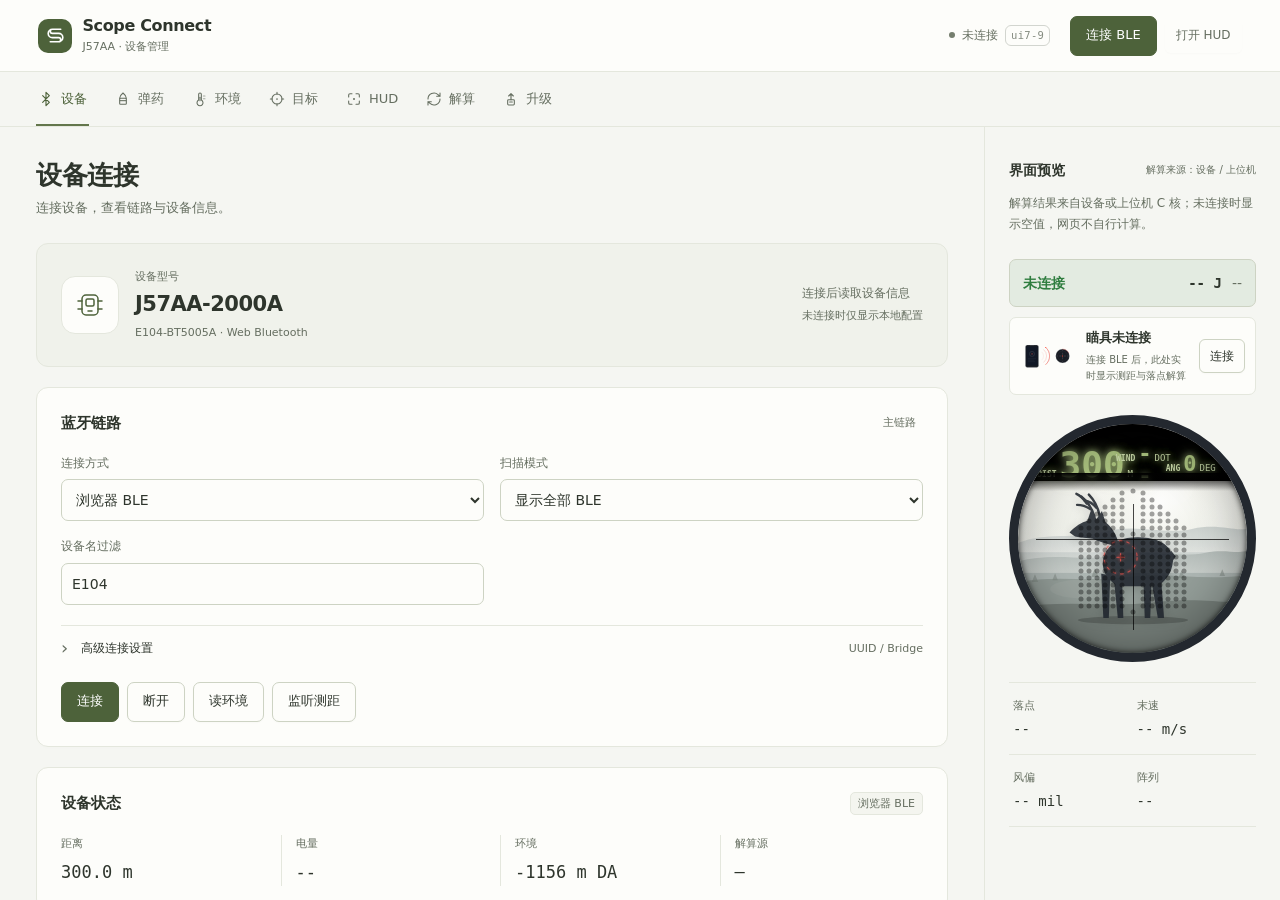
<file: index.html>
<!doctype html>
<html lang="zh-CN" data-theme="olive">
<head>
  <meta charset="utf-8">
  <meta name="viewport" content="width=device-width, initial-scale=1, viewport-fit=cover">
  <meta name="theme-color" content="#fdfdfa">
  <title>J57AA Scope Connect</title>
  <link rel="manifest" href="./manifest.webmanifest">
  <link rel="icon" type="image/svg+xml" href="./assets/icon.svg">
  <link rel="apple-touch-icon" href="./assets/icon-192.png">
  <link rel="stylesheet" href="./src/app.css?v=status-first-1">
  <link rel="stylesheet" href="./src/ui-refinement.css?v=inline-23">
  <link rel="stylesheet" href="./src/ui/mobile-screens.css?v=mobile-screen-11">
</head>
<body data-page="device">
  <div class="app-shell">
    <header class="topbar">
      <div class="brand-lockup">
        <span class="brand-symbol" aria-hidden="true"><svg viewBox="0 0 24 24" fill="none"><path d="M17 6H9a4 4 0 0 0 0 8h6a2 2 0 0 1 0 4H7M7 18h8a4 4 0 0 0 0-8H9a2 2 0 0 1 0-4h8" stroke="currentColor" stroke-width="1.6" stroke-linecap="round"/></svg></span>
        <div class="brand-block"><h1>Scope Connect</h1><span class="brand-kicker">J57AA · 设备管理</span></div>
      </div>

      <div class="top-status" aria-live="polite">
        <span class="status-dot" id="status-dot"></span>
        <span id="connection-label">未连接</span>
        <span class="build-tag" id="build-tag">build</span>
      </div>

      <div class="top-actions">
        <button class="btn primary" id="btn-connect" type="button">连接 BLE</button>
        <button class="btn compact" id="btn-open-hud" type="button">打开 HUD</button>
      </div>
    </header>

    <main class="app-layout">
      <nav class="flow-rail" aria-label="配置流程">
        <div class="rail-title">工作空间 <span>J57AA</span></div>
        <div class="step-list" id="step-list"></div>
        <div class="rail-footer"><span class="rail-footer-mark" aria-hidden="true">SC</span><div><strong>Scope Connect</strong><span>设备配置 · 浏览器直连</span></div></div>
      </nav>

      <section class="workspace" aria-label="配置工作区">
        <div class="workspace-head">
          <div>
            <span class="section-kicker" id="section-kicker">DEVICE</span>
            <h2 id="section-title">设备连接</h2>
            <p class="section-description" id="section-description">连接你的设备，从这里开始。</p>
          </div>
          <div class="profile-strip">
            <span class="profile-caption">当前配置</span>
            <select id="profile-select" aria-label="当前弹药 Profile"></select>
            <button class="btn compact" id="btn-new-profile" type="button">新建</button>
            <button class="btn compact" id="btn-save-profile" type="button">保存</button>
          </div>
        </div>

        <!-- ============ 设备 ============ -->
        <div class="section-panel active" data-panel="device">
          <div class="device-overview">
            <span class="device-symbol" aria-hidden="true"><svg viewBox="0 0 32 32" fill="none"><rect x="8" y="6" width="16" height="20" rx="4" stroke="currentColor" stroke-width="1.5"/><rect x="12" y="10" width="8" height="7" rx="1.5" stroke="currentColor" stroke-width="1.5"/><path d="M14 22h4M4 12h4m-4 8h4m16-8h4m-4 8h4" stroke="currentColor" stroke-width="1.5" stroke-linecap="round"/></svg></span>
            <div class="device-identity"><span class="eyebrow">设备型号</span><h3>J57AA-2000A</h3><p>E104-BT5005A · Web Bluetooth</p></div>
            <p class="device-local-note">连接后读取设备信息<br><span>未连接时仅显示本地配置</span></p>
          </div>

          <div class="field-band connection-panel">
            <div class="band-head">
              <h3>蓝牙链路</h3>
              <span class="source-pill live">主链路</span>
            </div>
            <div class="form-grid">
              <label>
                <span>连接方式</span>
                <select data-bind="connection.mode">
                  <option value="web-bluetooth">浏览器 BLE</option>
                  <option value="local-bridge">上位机 Bridge</option>
                </select>
              </label>
              <label>
                <span>扫描模式</span>
                <select data-bind="connection.scanMode">
                  <option value="all">显示全部 BLE</option>
                  <option value="name">只按设备名</option>
                  <option value="service">按服务 UUID</option>
                </select>
              </label>
              <label>
                <span>设备名过滤</span>
                <input data-bind="connection.namePrefix" type="text" spellcheck="false">
              </label>
            </div>
            <details class="connection-advanced" id="connection-advanced">
              <summary><span>高级连接设置</span><span class="details-hint">UUID / Bridge</span></summary>
              <p class="field-help">默认参数适用于当前设备；仅在确认配置不同后修改。</p>
              <div class="form-grid">
              <label>
                <span>Service UUID</span>
                <input data-bind="connection.serviceUuid" type="text" spellcheck="false">
              </label>
              <label>
                <span>Notify/RX UUID</span>
                <input data-bind="connection.rxUuid" type="text" spellcheck="false">
              </label>
              <label>
                <span>Write/TX UUID</span>
                <input data-bind="connection.txUuid" type="text" spellcheck="false">
              </label>
              <label>
                <span>Bridge 地址</span>
                <input data-bind="connection.bridgeBase" type="text" spellcheck="false">
              </label>
              </div>
            </details>
            <p class="conn-banner" id="conn-banner" role="status" aria-live="polite" hidden></p>
            <div class="action-row">
              <button class="btn primary" id="btn-connect-panel" type="button">连接</button>
              <button class="btn" id="btn-disconnect" type="button">断开</button>
              <button class="btn" id="btn-read-env" type="button">读环境</button>
              <button class="btn" id="btn-listen-range" type="button">监听测距</button>
            </div>
          </div>

          <div class="field-band">
            <div class="band-head">
              <h3>设备状态</h3>
              <span class="source-pill" id="adapter-label">未选择</span>
            </div>
            <div class="metric-grid">
              <div class="metric"><span>距离</span><strong id="metric-range">-- m</strong></div>
              <div class="metric"><span>电量</span><strong id="metric-battery">--</strong></div>
              <div class="metric"><span>环境</span><strong id="metric-env">手动</strong></div>
              <div class="metric"><span>解算源</span><strong id="metric-solver">—</strong></div>
            </div>
          </div>
        </div>

        <!-- ============ 弹药 ============ -->
        <div class="section-panel" data-panel="profile">
          <div class="field-band">
            <div class="band-head">
              <h3>弹药 Profile</h3>
              <span class="source-pill manual">本地管理</span>
            </div>
            <div class="preset-row">
              <select id="ammo-preset" aria-label="常用弹种预设">
                <option value="">选择常用弹种</option>
              </select>
              <button class="btn compact" id="btn-delete-profile" type="button">删除</button>
              <button class="btn compact" id="btn-export-profile" type="button">导出</button>
              <label class="btn compact file-btn">
                导入
                <input id="import-profile" type="file" accept="application/json">
              </label>
            </div>
            <div class="profile-info" id="profile-info"></div>
            <div class="form-grid">
              <label><span>Profile 名称</span><input data-bind="profile.name" type="text"></label>
              <label><span>弹药/弹头</span><input data-bind="profile.ammo" type="text"></label>
              <label><span>弹道模型</span><select data-bind="profile.model"><option>G1</option><option>G2</option><option>GA</option><option>G5</option><option>G6</option><option>G7</option><option>G8</option><option>GL</option></select></label>
              <label><span>BC</span><input data-bind="profile.bc" data-number type="number" step="0.001" min="0.05"></label>
              <label><span>初速 m/s</span><input data-bind="profile.velocity_ms" data-number type="number" step="1" min="100"></label>
              <label><span>弹头重量 g</span><input data-bind="profile.bullet_weight_g" data-number type="number" step="0.01" min="0.5"></label>
              <label><span>镜高 mm</span><input data-bind="profile.baseline_mm" data-number type="number" step="1" min="0"></label>
              <label><span>归零距离 m</span><input data-bind="profile.zero_range_m" data-number type="number" step="5" min="25"></label>
              <label><span>SCI 最低能量 J</span><input data-bind="profile.min_energy_j" data-number type="number" step="50" min="0"></label>
            </div>
          </div>
        </div>

        <!-- ============ 环境 ============ -->
        <div class="section-panel" data-panel="environment">
          <div class="field-band">
            <div class="band-head">
              <h3>环境 / 传感器</h3>
              <span class="source-pill live">BMP388 / SHT40</span>
            </div>
            <div class="form-grid env-grid">
              <label><span>海拔 m</span><input data-bind="environment.altitude_m" data-number type="number" step="1"></label>
              <label><span>温度 C</span><input data-bind="environment.temp_c" data-number type="number" step="0.5"></label>
              <label><span>湿度 %</span><input data-bind="environment.humidity_pct" data-number type="number" step="1" min="0" max="100"></label>
              <label><span>气压 Pa</span><input data-bind="environment.pressure_pa" data-number type="number" step="10"></label>
            </div>
            <div class="action-row">
              <button class="btn primary" id="btn-read-env-panel" type="button">从瞄具读取</button>
              <button class="btn" id="btn-reset-env" type="button">标准大气</button>
            </div>
          </div>
        </div>

        <!-- ============ 目标 ============ -->
        <div class="section-panel" data-panel="target">
          <div class="field-band">
            <div class="band-head">
              <h3>目标 / Shotcall</h3>
              <span class="source-pill manual">现场输入</span>
            </div>
            <div class="form-grid">
              <label>
                <span>目标类型</span>
                <select data-bind="target.type">
                  <option value="deer">鹿</option>
                  <option value="sheep">羊</option>
                  <option value="boar">野猪</option>
                  <option value="steel">钢靶</option>
                </select>
              </label>
              <label>
                <span>姿态</span>
                <select data-bind="target.pose">
                  <option value="broadside">侧身</option>
                  <option value="quartering">斜侧</option>
                  <option value="frontal">正面</option>
                </select>
              </label>
              <label><span>目标宽度 m</span><input data-bind="target.width_m" data-number type="number" step="0.05" min="0.1"></label>
              <label><span>SCI 最低能量 J</span><input data-bind="profile.min_energy_j" data-number type="number" step="50" min="0"></label>
              <label><span>测距 m</span><input data-bind="target.range_m" data-number type="number" step="1" min="5"></label>
              <label><span>射角 deg</span><input data-bind="target.angle_deg" data-number type="number" step="1" min="-60" max="60"></label>
              <label><span>横风 m/s</span><input data-bind="target.cross_wind_ms" data-number type="number" step="0.1"></label>
              <label><span>纵风 m/s</span><input data-bind="target.head_wind_ms" data-number type="number" step="0.1"></label>
              <label><span>倍率 x</span><input data-bind="hud.zoom_x" data-number type="number" step="1" min="4" max="20"></label>
            </div>
            <div class="range-stack">
              <label><span>测距</span><input data-bind="target.range_m" data-number type="range" min="5" max="2000" step="5"></label>
              <label><span>倍率</span><input data-bind="hud.zoom_x" data-number type="range" min="4" max="20" step="1"></label>
              <label><span>横风</span><input data-bind="target.cross_wind_ms" data-number type="range" min="-20" max="20" step="0.5"></label>
            </div>
          </div>
        </div>

        <!-- ============ HUD ============ -->
        <div class="section-panel" data-panel="hud">
          <div class="field-band">
            <div class="band-head">
              <h3>HUD 分区</h3>
              <span class="source-pill manual">最多 10 区</span>
            </div>
            <div class="toggle-grid" id="hud-zone-toggles"></div>
            <div class="form-grid small-grid">
              <label><span>单位</span><select data-bind="hud.units"><option value="metric">公制</option><option value="imperial">英制</option></select></label>
              <label><span>DIST/WIND 互换</span><select data-bind="hud.swapRangeWind"><option value="false">关闭</option><option value="true">开启</option></select></label>
              <label><span>最小阵列距离 m</span><input data-bind="hud.reticle_min_range_m" data-number type="number" step="10"></label>
              <label><span>最大阵列距离 m</span><input data-bind="hud.reticle_max_range_m" data-number type="number" step="10"></label>
              <label><span>10x 每行 mil</span><input data-bind="hud.reticle_mil_per_row_at_10x" data-number type="number" step="0.01"></label>
              <label><span>阵列行数</span><input data-bind="hud.reticle_rows" data-number type="number" step="1"></label>
              <label><span>界面主题</span>
                <select id="theme-select">
                  <option value="olive">卡其·军绿</option>
                  <option value="light">亮白·深蓝</option>
                  <option value="graphite">亮白·石墨</option>
                  <option value="teal">浅灰·青绿</option>
                  <option value="warm">米白·猎橙</option>
                  <option value="red">战术红（深色）</option>
                  <option value="nv">夜视绿（深色）</option>
                  <option value="cyan">科技青（深色）</option>
                  <option value="amber">猎场琥珀（深色）</option>
                </select>
              </label>
            </div>
          </div>
        </div>

        <!-- ============ 同步 ============ -->
        <div class="section-panel" data-panel="sync">
          <div class="field-band">
            <div class="band-head">
              <h3>弹道解算</h3>
              <span class="source-pill" id="solve-pill">未解算</span>
            </div>
            <div class="form-grid solve-inputs">
              <label>
                <span>数据源</span>
                <select id="solve-source">
                  <option value="device">设备解算（BLE 固件 C 核）</option>
                  <option value="bridge">上位机 C 核（Bridge）</option>
                </select>
              </label>
              <label>
                <span>解算距离 m</span>
                <input data-bind="target.range_m" type="number" min="1" step="1">
              </label>
              <label>
                <span>横风 m/s</span>
                <input data-bind="target.cross_wind_ms" type="number" step="0.1">
              </label>
              <label>
                <span>逆/顺风 m/s</span>
                <input data-bind="target.head_wind_ms" type="number" step="0.1">
              </label>
            </div>
            <p class="conn-banner" id="solve-banner" role="status" aria-live="polite" hidden></p>
            <div class="metric-grid solve-metrics">
              <div class="metric"><span>下坠角</span><strong id="sv-drop">--</strong></div>
              <div class="metric"><span>风偏角</span><strong id="sv-wind">--</strong></div>
              <div class="metric"><span>飞行时间</span><strong id="sv-time">--</strong></div>
              <div class="metric"><span>末速</span><strong id="sv-vel">--</strong></div>
              <div class="metric"><span>能量</span><strong id="sv-energy">--</strong></div>
              <div class="metric"><span>能量余量</span><strong id="sv-margin">--</strong></div>
              <div class="metric"><span>HUD 阵列</span><strong id="sv-reticle">--</strong></div>
              <div class="metric"><span>红点位置</span><strong id="sv-dot">--</strong></div>
              <div class="metric"><span>射击状态</span><strong id="sv-status">--</strong></div>
              <div class="metric"><span>HUD 故障</span><strong id="sv-fault">--</strong></div>
              <div class="metric"><span>空气密度</span><strong id="sv-density">--</strong></div>
              <div class="metric"><span>可射击</span><strong id="sv-canshoot">--</strong></div>
            </div>
            <div class="action-row">
              <button class="btn primary" id="btn-solve-run" type="button">解算</button>
              <button class="btn" id="btn-solve-protocol" type="button">协议</button>
              <button class="btn" id="btn-sync-profile" type="button">同步到瞄具</button>
            </div>
            <pre class="solve-protocol" id="solve-protocol" hidden></pre>
            <details class="solve-help" id="solve-help">
              <summary><span>说明与验证口径</span><span class="details-hint">参考表 · 固件回归 · 靶场 · HUD</span></summary>
              <div class="validation-grid">
                <div><strong>1. 参考表</strong><span>用开源 3DoF 库生成 golden table：drop、wind、TOF、末速、能量。</span></div>
                <div><strong>2. 固件回归</strong><span>同一输入喂给固件 C，允许误差按距离分档，超过阈值必须查模型/单位。</span></div>
                <div><strong>3. 靶场校准</strong><span>实测初速、镜高、归零、100-800m 靶纸落点，反校 BC/初速。</span></div>
                <div><strong>4. HUD 验收</strong><span>确认阵列行列、红点位置、NO SHOT X、TOO FAR/ZOOM OUT 和能量阈值一致。</span></div>
              </div>
              <div class="validation-note">
                网页不再本地解算：结果只来自设备（BLE）或上位机 C 核（Bridge），未连接时显示空值。2000m 需选择 .375/.408/.50 等 ELR Profile，并使用 ELR 阵列参数；正式判定以 py-ballisticcalc 参考表、固件 C 输出和实测靶纸三方闭环为准。
              </div>
            </details>
          </div>
          <div class="field-band">
            <div class="band-head">
              <h3>日志</h3>
              <button class="btn compact" id="btn-clear-log" type="button">清空</button>
            </div>
            <div class="log-box" id="log-box"></div>
          </div>
        </div>
        <!-- ============ 升级 ============ -->
        <div class="section-panel" data-panel="upgrade">
          <div class="ota-intro"><span class="ota-intro-badge"><svg aria-hidden="true"><use href="#i-upgrade"/></svg>尚未真机验收</span><p>W515 主控与 N32 副板 APP 均可升级；副板经主控代理通道。</p></div>
          <div class="ota-console">
          <div class="ota-page-title"><strong>固件升级</strong><span>先检测双板，再选固件确认</span></div>
          <div class="ota-targetbar">
            <span class="ota-tb-label">升级对象</span>
            <div class="ota-target-row">
              <label class="ota-target selected" id="ota-target-w515">
                <input type="radio" name="ota-target" value="w515" checked>
                <strong>W515 主控</strong>
                <span>App / Boot</span>
              </label>
              <label class="ota-target" id="ota-target-n32">
                <input type="radio" name="ota-target" value="n32">
                <strong>N32 测距板</strong>
                <span>经主控代理</span>
              </label>
            </div>
            <span class="ota-tb-hint" id="ota-target-hint">主控板 App/Boot</span>
            <div class="ota-probe-row">
              <button class="btn primary" id="ota-query-status" type="button"><svg aria-hidden="true"><use href="#i-sync"/></svg>检测双板状态</button>
              <label class="ota-scope"><span>对象</span><select id="ota-probe-scope">
                <option value="both" selected>双板</option>
                <option value="main">仅主控</option>
                <option value="slave">仅副板(信息)</option>
              </select></label>
            </div>
          </div>
          <div class="ota-cards" aria-live="polite">
            <section class="ota-upgrade-card" id="ota-device-card" data-target="w515">
              <div class="ota-card-head">
                <span class="ota-card-label">当前设备</span>
                <strong id="ota-main-mode" class="ota-mode-badge ota-dev-only" data-dev="w515">未检测</strong>
                <strong id="ota-slave-mode" class="ota-mode-badge ota-dev-only" data-dev="n32">未检测</strong>
              </div>
              <div class="ota-dev-fields" data-dev="w515">
                <div class="ota-dev-hero">
                  <div class="ota-card-model" id="ota-main-model">--</div>
                  <div class="ota-card-vers" id="ota-main-vers" hidden></div>
                  <p class="ota-card-id" id="ota-main-info">等待主控身份与地址信息</p>
                </div>
                <div class="ota-card-footer"><span>Boot<b id="ota-main-boot">--</b></span><span>APP 大小<b id="ota-main-size">--</b></span><span>APP CRC<b id="ota-main-crc">--</b></span></div>
              </div>
              <div class="ota-dev-fields" data-dev="n32">
                <div class="ota-dev-hero">
                  <div class="ota-card-model" id="ota-slave-model">--</div>
                  <div class="ota-card-vers" id="ota-slave-vers" hidden></div>
                  <p class="ota-card-id" id="ota-slave-info">等待副板自身应答</p>
                </div>
                <div class="ota-card-footer"><span>Boot<b id="ota-slave-boot">--</b></span><span>APP 大小<b id="ota-slave-size">--</b></span><span>APP CRC<b id="ota-slave-crc">--</b></span></div>
              </div>
            </section>
            <div class="ota-card-arrow">→</div>
            <section class="ota-upgrade-card ota-fw-card">
              <div class="ota-card-head">
                <span class="ota-card-label">目标固件</span>
                <button class="ota-online-open" id="ota-online-open" type="button">在线固件库</button>
              </div>
              <div class="ota-file-row">
                <label class="ota-file-btn ota-dropzone" id="ota-dropzone">
                  <span class="ota-drop-icon">↑</span>
                  <strong>点击选择或拖入固件</strong>
                  <span>.bin / .hex · 本地文件</span>
                  <input id="ota-firmware-file" type="file" accept=".bin,.hex">
                </label>
                <div class="ota-fw-hero" id="ota-fw-hero" hidden>
                  <div class="ota-fw-name" id="ota-fw-name">--</div>
                  <div class="ota-card-vers"><span class="ver-pill"><span class="k">目标版本</span><b id="ota-fw-version">--</b></span></div>
                  <p class="ota-file-meta" id="ota-file-meta"></p>
                  <label class="ota-reselect" for="ota-firmware-file">重新选择本地文件</label>
                </div>
              </div>
              <div class="ota-card-footer"><span>目标<b id="ota-fw-target">--</b></span><span>大小<b id="ota-fw-size">--</b></span><span>CRC<b id="ota-fw-crc">--</b></span></div>
              <dialog class="ota-online-dialog" id="ota-online-dialog" aria-labelledby="ota-online-title">
                <div class="ota-dialog-head">
                  <div><strong id="ota-online-title">在线固件库</strong><span>选择后自动回填目标固件</span></div>
                  <button class="ota-dialog-close" id="ota-online-close" type="button" aria-label="关闭">×</button>
                </div>
                <div class="ota-dialog-tools"><span>官方清单 · SHA-256 核验</span><button class="btn compact" id="ota-online-refresh" type="button">刷新清单</button></div>
                <div class="ota-online-list" id="ota-online-list"><span class="ota-online-empty">加载中…</span></div>
              </dialog>
            </section>
          </div>
          <div class="ota-version-compare" id="ota-version-compare" hidden></div>
          <p class="ota-route-summary">代理通道 <strong id="ota-proxy-state">未检测</strong><span id="ota-state-time">尚无有效状态</span></p>
          <details class="transfer-details" id="ota-transfer-details" open>
            <summary>传输与校验参数<span>流式窗口核对</span></summary>
            <div class="form-grid small-grid">
              <label><span>传输档位</span><select id="ota-preset">
                <option value="fast" selected>快 · 180B / 间隔4ms（默认）</option>
                <option value="steady">稳 · 180B / 间隔25ms（断链保守）</option>
                <option value="custom">自定义</option>
              </select></label>
              <label><span>写入校验</span><input type="text" value="窗口核对 + CRC + APP 回应确认" disabled></label>
            </div>
            <div class="form-grid small-grid" id="ota-tuning-custom" style="display:none">
              <label><span>数据块(40-224B)</span><input type="number" id="ota-tuning-chunk" min="40" max="224" step="4" value="180"></label>
              <label><span>窗口(1-64包)</span><input type="number" id="ota-tuning-window" min="1" max="64" step="1" value="16"></label>
              <label><span>包间隔(0-200ms)</span><input type="number" id="ota-tuning-gap" min="0" max="200" step="1" value="25"></label>
              <label><span>GATT分片(20-244B)</span><input type="number" id="ota-tuning-gatt" min="20" max="244" step="1" value="244"></label>
              <label><span>RAW空闲(500-30000ms)</span><input type="number" id="ota-tuning-rawidle" min="500" max="30000" step="100" value="2000"></label>
              <label><span>代理总时长(10-900s)</span><input type="number" id="ota-tuning-total" min="10000" max="900000" step="1000" value="300000"></label>
              <label><span>代理空闲(1-300s)</span><input type="number" id="ota-tuning-proxyidle" min="1000" max="300000" step="100" value="5000"></label>
            </div>
          </details>
          <label class="ota-check" id="ota-main-only-row" hidden><input type="checkbox" id="ota-main-only">副板状态未确认；我已查看原因，仅恢复 W515 主控 APP</label>
          <p class="ota-notice">仅支持匹配的固件；请保持稳定供电、亮屏、页面前台。失败不自动重发擦写。</p>
          </div>

          <div class="field-band" id="ota-progress-band" style="display:none">
            <div class="band-head">
              <h3>升级进度</h3>
              <span class="source-pill pending" id="ota-stage-label">待开始</span>
            </div>
            <div class="ota-stage-list" id="ota-stage-list"></div>
            <div class="ota-progress-bar"><div class="ota-progress-fill" id="ota-progress-fill"></div></div>
            <div class="ota-stats">
              <div><span>进度</span><strong id="ota-stat-progress">0%</strong></div>
              <div><span>速度</span><strong id="ota-stat-speed">-- B/s</strong></div>
              <div><span>包</span><strong id="ota-stat-packets">--/--</strong></div>
              <div><span>档位</span><strong id="ota-stat-mode">--</strong></div>
              <div><span>耗时</span><strong id="ota-stat-elapsed">--</strong></div>
            </div>
          </div>

          <section class="ota-dock" aria-label="升级确认区">
            <div class="dock-heading"><span class="step-number" aria-hidden="true">03</span><div><h3>确认与执行</h3><p class="ota-notice" id="ota-gate-reason" role="status">第一步：检测主控与副板状态</p></div></div>
            <div class="action-row">
              <label class="btn" for="ota-firmware-file" style="cursor:pointer">📁 选择固件</label>
              <button class="btn primary" id="ota-start" type="button" disabled>确认并升级主控</button>
              <button class="btn" id="ota-abort" type="button" disabled>中止</button>
            </div>
          </section>
          <p class="ota-feedback" id="ota-feedback" role="status" aria-live="polite" hidden></p>
          <details class="field-band ota-log-panel" id="ota-log-details">
            <summary>操作日志<span>检测、校验与升级记录</span></summary>
            <div class="ota-log-tools"><button class="btn compact" id="ota-clear-log" type="button">清空</button></div>
            <div class="log-box ota-log" id="ota-log-box"></div>
          </details>
        </div>
      </section>

      <aside class="preview-rail" aria-label="瞄具预览" data-expanded="false">
        <div class="preview-heading"><div><span class="hero-eyebrow">VISUAL PREVIEW</span><h3>界面预览</h3></div><button class="btn compact" id="btn-preview-toggle" type="button" aria-expanded="false" aria-controls="preview-content">展开预览</button><span class="preview-desktop-label">解算来源：设备 / 上位机</span></div>
        <div id="preview-content">
        <p class="preview-disclaimer">解算结果来自设备或上位机 C 核；未连接时显示空值，网页不自行计算。</p>
        <div class="solve-strip" id="solve-strip">
          <span id="shot-state">WAIT</span>
          <strong id="shot-energy">-- J</strong>
          <em id="shot-margin">--</em>
        </div>

        <div class="connect-hint" id="connect-hint">
          <img src="./assets/empty-connect.svg?v=status-first-1" alt="">
          <div>
            <strong>瞄具未连接</strong>
            <span>连接 BLE 后，此处实时显示测距与落点解算</span>
          </div>
          <button class="btn compact" id="btn-hint-connect" type="button">连接</button>
        </div>

        <div class="scope-preview">
          <div class="scope-hud-top" id="preview-hud-top">
            <div class="hud-cell primary"><span id="hud-primary-label">DIST</span><strong id="hud-primary-value">--</strong><em id="hud-primary-unit">M</em></div>
            <div class="hud-cell"><span id="hud-secondary-label">WIND</span><strong id="hud-secondary-value">--</strong><em id="hud-secondary-unit">DOT</em></div>
            <div class="hud-cell"><span>ANG</span><strong id="hud-angle">0</strong><em>DEG</em></div>
          </div>

          <div class="target-shape target-deer" id="preview-target">
            <img id="target-img" src="./assets/targets/deer.svg?v=status-first-1" alt="">
          </div>

          <div class="reticle-cross horizontal"></div>
          <div class="reticle-cross vertical"></div>
          <div class="reticle-dots" id="reticle-dots"></div>
          <div class="aim-dot" id="aim-dot"></div>
          <div class="shot-x" id="shot-x">X</div>
          <div class="hud-fault" id="hud-fault"></div>
        </div>

        <div class="preview-metrics">
          <div><span>落点</span><strong id="metric-aim">--</strong></div>
          <div><span>末速</span><strong id="metric-velocity">-- m/s</strong></div>
          <div><span>风偏</span><strong id="metric-windage">-- mil</strong></div>
          <div><span>阵列</span><strong id="metric-reticle">--</strong></div>
        </div>
        </div>
      </aside>
    </main>

    <nav class="mobile-tabs" id="mobile-tabs" aria-label="移动端导航"></nav>
  </div>

  <!-- ============ SVG 符号库（currentColor / 主题变量驱动） ============ -->
  <svg width="0" height="0" style="position:absolute" aria-hidden="true">
    <defs>
      <filter id="dglow" x="-80%" y="-80%" width="260%" height="260%">
        <feGaussianBlur stdDeviation="1.4" result="b"/>
        <feMerge><feMergeNode in="b"/><feMergeNode in="SourceGraphic"/></feMerge>
      </filter>
      <symbol id="sym-logo" viewBox="0 0 48 48">
        <circle cx="24" cy="24" r="20" fill="none" stroke="currentColor" stroke-width="1.6" opacity=".92"/>
        <path d="M24 4 A20 20 0 0 1 41.3 14" fill="none" stroke="var(--accent)" stroke-width="2.6" stroke-linecap="round" filter="url(#dglow)"/>
        <circle cx="24" cy="24" r="14.5" fill="none" stroke="currentColor" stroke-width=".8" opacity=".32"/>
        <path d="M24 2.8v3.4M24 41.8v3.4M2.8 24h3.4M41.8 24h3.4" stroke="currentColor" stroke-width="1.2" opacity=".55"/>
        <path d="M9.9 9.9l1.8 1.8M36.3 36.3l1.8 1.8M38.1 9.9l-1.8 1.8M11.7 36.3l-1.8 1.8" stroke="currentColor" stroke-width=".9" opacity=".3"/>
        <path d="M24 10.5v6.5M24 31v6.5M10.5 24h6.5M31 24h6.5" stroke="currentColor" stroke-width="1.3" opacity=".85"/>
        <circle cx="24" cy="24" r="2.6" fill="var(--accent-hot)" filter="url(#dglow)"/>
      </symbol>
      <symbol id="i-device" viewBox="0 0 24 24">
        <path d="m7 7 10 10-5 5V2l5 5L7 17" fill="none" stroke="currentColor" stroke-width="1.7" stroke-linecap="round" stroke-linejoin="round"/>
      </symbol>
      <symbol id="i-profile" viewBox="0 0 24 24">
        <rect x="7" y="11" width="10" height="9" rx="1.2" fill="none" stroke="currentColor" stroke-width="1.6"/>
        <path d="M7 11c0-3 2-5.6 5-8 3 2.4 5 5 5 8" fill="none" stroke="currentColor" stroke-width="1.6" stroke-linecap="round" stroke-linejoin="round"/>
        <path d="M7 14.5h10" fill="none" stroke="currentColor" stroke-width="1.6"/>
      </symbol>
      <symbol id="i-environment" viewBox="0 0 24 24">
        <path d="M10 5a2 2 0 0 1 4 0v8.5a4.5 4.5 0 1 1-4 0Z" fill="none" stroke="currentColor" stroke-width="1.6" stroke-linecap="round"/>
        <path d="M12 9.5v5" fill="none" stroke="currentColor" stroke-width="1.6" stroke-linecap="round"/>
        <path d="M17 7.5h2.5M17 11.5h2.5" fill="none" stroke="currentColor" stroke-width="1.6" opacity=".55" stroke-linecap="round"/>
      </symbol>
      <symbol id="i-target" viewBox="0 0 24 24">
        <circle cx="12" cy="12" r="7.5" fill="none" stroke="currentColor" stroke-width="1.6"/>
        <path d="M12 2v3M12 19v3M2 12h3M19 12h3" fill="none" stroke="currentColor" stroke-width="1.6" stroke-linecap="round"/>
        <circle cx="12" cy="12" r="1.3" fill="currentColor"/>
      </symbol>
      <symbol id="i-hud" viewBox="0 0 24 24">
        <path d="M4 9V6a2 2 0 0 1 2-2h3M15 4h3a2 2 0 0 1 2 2v3M20 15v3a2 2 0 0 1-2 2h-3M9 20H6a2 2 0 0 1-2-2v-3" fill="none" stroke="currentColor" stroke-width="1.6" stroke-linecap="round" stroke-linejoin="round"/>
        <circle cx="12" cy="12" r="1.5" fill="currentColor"/>
      </symbol>
      <symbol id="i-sync" viewBox="0 0 24 24">
        <path d="M3 12a9 9 0 0 1 15-6.7L21 8M21 3v5h-5M21 12a9 9 0 0 1-15 6.7L3 16M3 21v-5h5" fill="none" stroke="currentColor" stroke-width="1.6" stroke-linecap="round" stroke-linejoin="round"/>
      </symbol>
      <symbol id="i-upgrade" viewBox="0 0 24 24">
        <rect x="7" y="13" width="10" height="8" rx="1.4" fill="none" stroke="currentColor" stroke-width="1.6"/>
        <path d="M12 13V4M8.5 7.5 12 4l3.5 3.5" fill="none" stroke="currentColor" stroke-width="1.7" stroke-linecap="round" stroke-linejoin="round"/>
        <path d="M10 16.5h4" stroke="currentColor" stroke-width="1.6" stroke-linecap="round"/>
      </symbol>
    </defs>
  </svg>

  <script>
    // ===== 主题切换（独立于 App 逻辑，记忆 + 移动端浏览器栏变色）=====
    (function () {
      var map = {
        olive: "#fdfdfa", light: "#eef1f5", graphite: "#f4f5f7", teal: "#ecf2f1", warm: "#faf6f0",
        red: "#07090d", nv: "#040906", cyan: "#05080f", amber: "#0b0805"
      };
      var root = document.documentElement;
      var meta = document.querySelector('meta[name="theme-color"]');
      function apply(t) {
        if (!map[t]) t = "olive";
        root.dataset.theme = t;
        if (meta) meta.content = map[t];
        var sel = document.getElementById("theme-select");
        if (sel) sel.value = t;
        try { localStorage.setItem("app-theme", t); } catch (e) {}
      }
      var saved = "olive";
      try { saved = localStorage.getItem("app-theme") || "olive"; } catch (e) {}
      apply(saved);
      document.addEventListener("change", function (ev) {
        if (ev.target && ev.target.id === "theme-select") apply(ev.target.value);
      });
    })();
  </script>
  <script type="module" src="./src/app.js?v=ui7-9"></script>
</body>
</html>
</file>
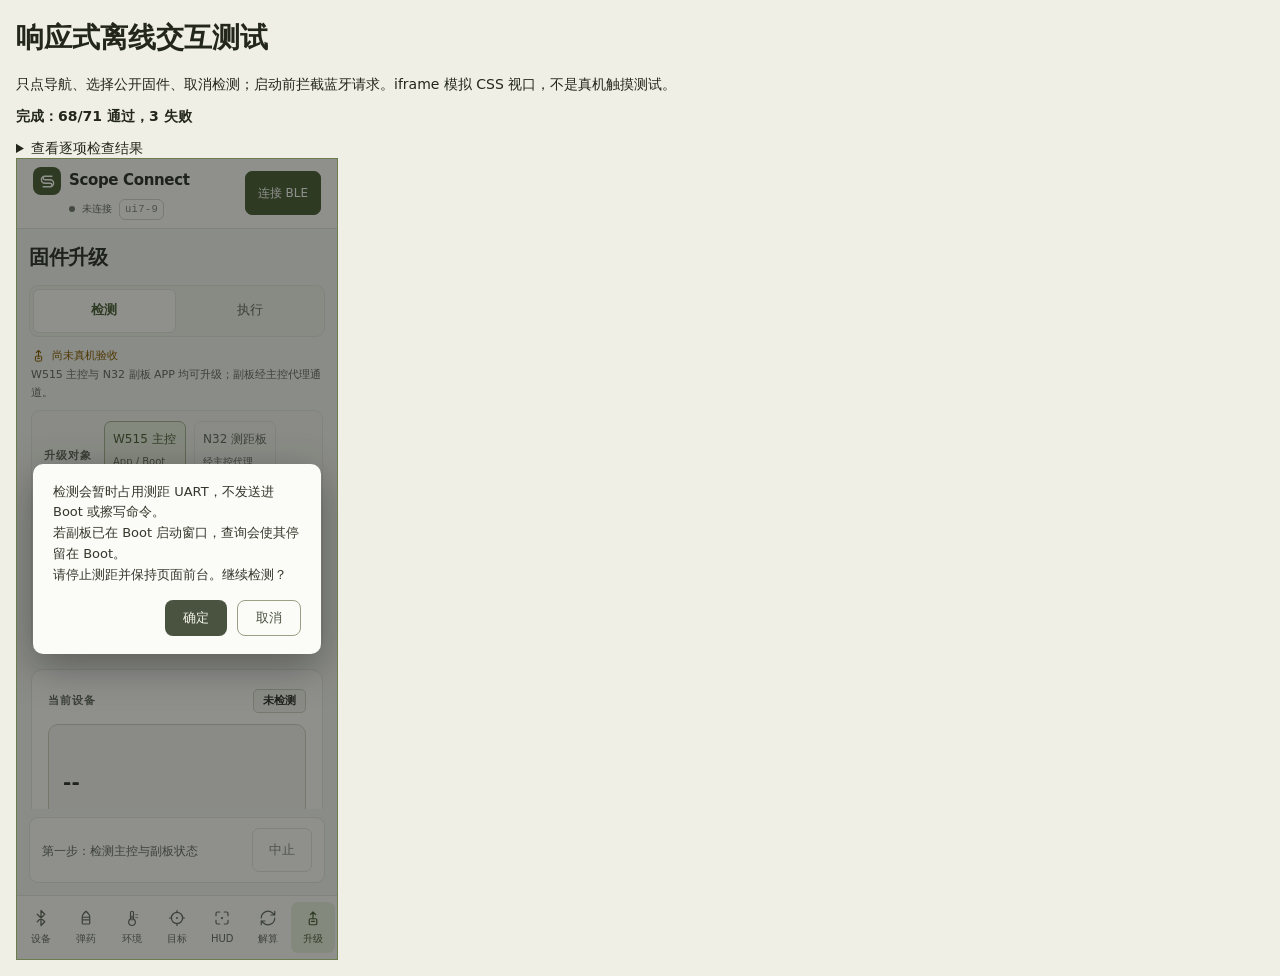
<file: tests/browser-smoke.html>
<!doctype html>
<html lang="zh-CN"><meta charset="utf-8"><meta name="viewport" content="width=device-width,initial-scale=1"><link rel="icon" href="../assets/icon.svg"><title>Scope responsive smoke tests</title>
<style>body{font:14px system-ui;background:#f0efe6;color:#23261a;margin:16px}iframe{display:block;border:1px solid #6b7d4f;height:800px;background:white}li{padding:3px;overflow-wrap:anywhere}.fail{color:#a11}.pass{color:#276536}#result{font-weight:bold}</style>
<h1>响应式离线交互测试</h1><p>只点导航、选择公开固件、取消检测；启动前拦截蓝牙请求。iframe 模拟 CSS 视口，不是真机触摸测试。</p>
<p id="result">运行中</p><details id="test-details"><summary>查看逐项检查结果</summary><ol id="checks"></ol></details><div id="viewport"></div>
<script type="module">
const host = document.querySelector('#viewport'), list = document.querySelector('#checks');
let count = 0, failed = 0;
function check(ok, title) { count++; const li=document.createElement('li'); li.className=ok?'pass':'fail'; li.textContent=(ok?'PASS ':'FAIL ')+title; list.append(li); if(!ok) failed++; }
async function until(test, timeout=12000) { const end=performance.now()+timeout; while(!test()) { if(performance.now()>end) throw new Error('condition timeout'); await new Promise(requestAnimationFrame); } }
const ids=['device','profile','environment','target','hud','sync','upgrade'];
const requested=Number(new URLSearchParams(location.search).get('width'));
const supportedWidths=[320,390,520,521,640,768,900,901,1024,1050,1051,1180,1280,1440];
const widths=supportedWidths.includes(requested)?[requested]:supportedWidths;
const bootstrap = `window.__smoke={deviceRequests:0,errors:[]};
Object.defineProperty(navigator,'bluetooth',{configurable:true,value:{requestDevice(){window.__smoke.deviceRequests++;throw new Error('Hardware prohibited in smoke tests');}}});
window.confirm=()=>false;
Storage.prototype.getItem=()=>null;Storage.prototype.setItem=()=>{};Storage.prototype.removeItem=()=>{};
window.addEventListener('error',e=>window.__smoke.errors.push(e.message||e.target?.src||e.target?.href||'resource error'),true);
window.addEventListener('unhandledrejection',e=>window.__smoke.errors.push(String(e.reason)));`;
try {
 const appUrl=new URL('../index.html',location.href);
 const response=await fetch(appUrl,{cache:'no-store'}); if(!response.ok)throw new Error('App HTTP '+response.status);
 const html=await response.text();
 for(const width of widths) {
  const f=document.createElement('iframe'); f.style.width=width+'px'; f.title='Scope '+width; host.replaceChildren(f);
  const loaded=new Promise((resolve,reject)=>{f.onload=resolve;f.onerror=reject;});
  // The bootstrap runs before any app script, so even startup regressions cannot access BLE.
  f.srcdoc=html.replace('<head>','<head><base href="'+appUrl.href+'"><script>'+bootstrap+'<'+ '/script>'); await loaded;
  const w=f.contentWindow,d=f.contentDocument;
  await until(()=>d.querySelectorAll('#mobile-tabs button').length===7);
  const nav=width<=900?'#mobile-tabs':'#step-list';
  check(d.querySelectorAll(nav+' button').length===7,width+'px 七个导航按钮');
  const go=id=>d.querySelector(nav+' [data-step="'+id+'"]').click();
  const sub=(page,id)=>{if(width<=900)d.querySelector('[data-panel="'+page+'"] [data-mobile-group="'+id+'"]').click();};
  go('device');
  await until(()=>d.body.dataset.page==='device');
  const advanced=d.querySelector('#connection-advanced'), preview=d.querySelector('.preview-rail'), content=d.querySelector('#preview-content'), toggle=d.querySelector('#btn-preview-toggle');
  const visible=el=>!!el.getClientRects().length && w.getComputedStyle(el).visibility!=='hidden';
  check([...d.querySelectorAll('[id]')].length===new Set([...d.querySelectorAll('[id]')].map(el=>el.id)).size,width+'px 页面ID无重复');
  check([...d.styleSheets].some(s=>s.href?.includes('ui-refinement.css')),width+'px Quiet Olive 样式已加载');
  check([...d.styleSheets].some(s=>/mobile-screens\.css\?v=mobile-screen-\d+/.test(s.href||'')),width+'px 单屏手机布局资源已加载');
  const header=d.querySelector('.topbar'), brand=d.querySelector('.brand-lockup');
  check(visible(brand) && d.querySelector('h1')?.textContent==='Scope Connect' && !d.querySelector('.edition-tag'),width+'px 单层品牌去除装饰编号');
  check(w.getComputedStyle(header).backgroundColor==='rgb(253, 253, 250)' && header.getBoundingClientRect().height<=80,width+'px 暖白紧凑顶栏');
  const br=brand.getBoundingClientRect(), cr=d.querySelector('#btn-connect').getBoundingClientRect();
  check(br.left>=0 && br.right<=cr.left && cr.right<=w.innerWidth,width+'px 顶栏品牌与连接操作不重叠');
  if(width>900) {
   const buttons=[...d.querySelectorAll('#step-list button')], rects=buttons.map(el=>el.getBoundingClientRect());
   check(rects.every(r=>Math.abs(r.top-rects[0].top)<1) && rects.at(-1).right<=w.innerWidth,width+'px 桌面七项横向导航');
   const rail=d.querySelector('.flow-rail').getBoundingClientRect();
   check(rail.bottom<=d.querySelector('.workspace').getBoundingClientRect().top+1 && rail.height<=56,width+'px 轻量导航在工作区上方');
  }
  check(d.querySelector('.device-identity h3')?.textContent==='J57AA-2000A' && !d.querySelector('.device-art, .hero-name') && d.querySelector('.device-overview').getBoundingClientRect().height<150,width+'px 设备信息条取代宣传大图');
  const uuid=d.querySelector('[data-bind="connection.serviceUuid"]');
  if(width<=900) {
   check(!visible(uuid),width+'px 高级参数不占连接首页');
   sub('device','settings');
   check(advanced.open && visible(uuid) && uuid.closest('details')===advanced,width+'px 参数分组保留高级设置');
   sub('device','connection');
   check(!visible(uuid),width+'px 返回连接组隐藏高级参数');
   const dialog=d.querySelector('#mobile-preview-dialog'), opener=d.querySelector('#btn-mobile-preview');
   check(!dialog.open && !visible(preview),width+'px 手机预览不占主页面高度');
   opener.click();
   check(dialog.open && visible(preview) && !content.hidden,width+'px 手机预览弹窗可打开');
   dialog.querySelector('.mobile-preview-header button').click();
   check(!dialog.open && !visible(preview),width+'px 手机预览弹窗可关闭');
   check(d.documentElement.scrollHeight<=w.innerHeight+1 && d.querySelector('.app-shell').getBoundingClientRect().bottom<=w.innerHeight+1,width+'px 外壳固定一屏');
   check(d.querySelector('#btn-connect').getBoundingClientRect().height>=44,width+'px 连接按钮触摸高度');
  } else {
   check(!advanced.open,width+'px 高级连接参数默认收起');
   advanced.querySelector('summary').click();
   check(advanced.open && visible(uuid) && uuid.closest('details')===advanced,width+'px 高级设置可展开');
   advanced.querySelector('summary').click();
   check(!advanced.open,width+'px 高级设置可收起');
   check(!content.hidden && visible(preview),width+'px 桌面预览默认可见');
  }
  for(const id of ids) {
   const button=d.querySelector(nav+' [data-step="'+id+'"]'); button.click();
   await until(()=>d.querySelector('.section-panel.active')?.dataset.panel===id);
   check(d.querySelectorAll('.section-panel.active').length===1 && button.classList.contains('active'),width+'px '+id+' 切换唯一活动页');
   if(width<=900) {
    await until(()=>{const r=d.querySelector('.section-panel.active').getBoundingClientRect();return r.top<w.innerHeight-80 && r.bottom>0;});
    const r=button.getBoundingClientRect(); check(r.left>=-1 && r.right<=w.innerWidth+1 && r.bottom<=w.innerHeight+1,width+'px '+id+' 导航可见');
   }
   check(d.documentElement.scrollWidth<=w.innerWidth+1,width+'px '+id+' 无横向溢出 '+d.documentElement.scrollWidth+'/'+w.innerWidth);
   const workspace=d.querySelector('.workspace');
   check(workspace.scrollWidth<=workspace.clientWidth+1,width+'px '+id+' 工作区内部无横向溢出 '+workspace.scrollWidth+'/'+workspace.clientWidth);
   check(d.querySelectorAll(nav+' [aria-current="page"]').length===1 && button.getAttribute('aria-current')==='page',width+'px '+id+' 导航辅助状态一致');
   if(width<=900) {
    await new Promise(w.requestAnimationFrame);
    const heading=d.querySelector('#section-title').getBoundingClientRect(), topbar=d.querySelector('.topbar').getBoundingClientRect();
    check(heading.top>=topbar.bottom-1,width+'px '+id+' 标题未被顶栏遮挡');
   }
  }
  check(preview.hidden && !visible(preview),width+'px 升级页不占用预览栏');
  const dock=d.querySelector('.ota-dock'), consoleGrid=d.querySelector('.ota-console');
  if(width<=900) {
   check(d.querySelector('#mobile-upgrade-detect').contains(d.querySelector('.ota-preflight')) && d.querySelector('#mobile-upgrade-file').contains(d.querySelector('.ota-selection')),width+'px 手机检测与文件分组保留原控件');
   const footer=d.querySelector('.mobile-ota-footer');
   check(dock.contains(d.querySelector('#ota-start')) && footer.contains(d.querySelector('#ota-abort')) && footer.contains(d.querySelector('#ota-gate-reason')) && visible(footer),width+'px 手机门禁和中止不随升级分组隐藏');
  } else {
   check(!!consoleGrid && d.querySelectorAll('.ota-cards > section').length===2,width+'px 升级双卡结构存在');
    const dockGrid=d.querySelector('.ota-dock');
   check(dockGrid.contains(d.querySelector('#ota-start')) && dockGrid.contains(d.querySelector('#ota-abort')) && dockGrid.contains(d.querySelector('#ota-gate-reason')),width+'px 确认区独立且保留门禁提示');
  }
   // 升级区结构断言（适配现 DOM：折叠面板 + 双卡 + 检测行）
   const transfer=d.querySelector('#ota-transfer-details'), logs=d.querySelector('#ota-log-details');
   check(!!transfer && transfer.open && (!logs||!logs.open),width+'px 传输参数默认展开且日志默认收起');
   if(transfer){ transfer.querySelector('summary').click(); check(!transfer.open && !!transfer,width+'px 传输参数可收起'); transfer.querySelector('summary').click(); check(transfer.open && visible(d.querySelector('#ota-preset')),width+'px 传输参数可展开'); transfer.querySelector('summary').click(); }
   if(logs){ sub('upgrade','execute'); logs.querySelector('summary').click(); check(logs.open && visible(d.querySelector('#ota-clear-log')) && visible(d.querySelector('#ota-log-box')),width+'px 完整操作日志可展开'); logs.querySelector('summary').click(); check(!transfer?.open && !logs.open,width+'px 参数与日志可收起'); }
   sub('upgrade','detect');
   check(d.querySelector('#ota-main-mode').dataset.mode==='UNKNOWN' && d.querySelector('#ota-slave-mode').dataset.mode==='UNKNOWN',width+'px 未检测状态不显示为已就绪');
   check(d.querySelector('#ota-start').disabled,width+'px 未检测不可升级');
   const query=d.querySelector('#ota-query-status'), notice=d.querySelector('.ota-notice');
   const qr=query.getBoundingClientRect();
   // 风险说明位置断言移除：现布局提示句位于传输参数区/门禁行，不再位于检测按钮上方
  if(width<=520) {
   const tabsTop=d.querySelector('#mobile-tabs').getBoundingClientRect().top;
   check(qr.top>=d.querySelector('.topbar').getBoundingClientRect().bottom && qr.bottom<=tabsTop,width+'px 手机首屏可见检测按钮');
  }
  query.click();
  check(w.__smoke.deviceRequests===0 && !d.querySelector('#ota-query-status').disabled,width+'px 取消查询无蓝牙请求');
  sub('upgrade','file');
  await until(()=>d.querySelector('.ota-online-item'));
  d.querySelector('.ota-online-item').click();
  await until(()=>d.querySelector('#ota-file-meta').textContent.match(/已核对|头自述/));
  check(d.querySelector('#ota-start').disabled && d.querySelector('#ota-log-box').textContent.includes('SHA-256'),width+'px 下载核验不绕过状态门禁');
  const selected=d.querySelector('.ota-online-item[aria-pressed="true"]');
  check(!!selected && selected.querySelector('.fw-action').textContent==='已选择' && !!selected.querySelector('.fw-copy strong'),width+'px 固件卡片选中反馈');
  check(d.querySelector('#ota-gate-reason').dataset.state==='blocked',width+'px 下载后仍明确显示升级受限');
   // 几何不变量：选中固件后两卡等高、底三格 46px、箭头垂直居中（不跳动回归钉）
   {
    const cards=d.querySelectorAll('.ota-cards > section'), R=[...cards].map(el=>el.getBoundingClientRect());
    check(cards.length===2 && Math.abs(R[0].height-R[1].height)<1 && Math.abs(R[0].bottom-R[1].bottom)<1,width+'px 两卡等高且底边对齐 '+R[0].height.toFixed(1)+'/'+R[1].height.toFixed(1));
    const feet=[...d.querySelectorAll('.ota-card-footer')].filter(f=>f.getClientRects().length), FR=feet.map(f=>f.getBoundingClientRect());
    check(FR.length>=2 && FR.every(r=>Math.abs(r.height-46)<1),width+'px 三组底三格高恒为 46px '+FR.map(r=>r.height.toFixed(1)).join(','));
    const ar=d.querySelector('.ota-card-arrow').getBoundingClientRect();
    check(Math.abs(ar.top-R[0].top-(R[0].height-ar.height)/2)<2,width+'px 箭头在两卡间垂直居中');
   }
  sub('upgrade','execute');
  const start=d.querySelector('#ota-start');
  start.scrollIntoView({block:'center',behavior:'instant'});
  await new Promise(w.requestAnimationFrame);
  const sr=start.getBoundingClientRect(), bottomLimit=width<=900?d.querySelector('#mobile-tabs').getBoundingClientRect().top:w.innerHeight;
  const topLimit=width<=900?d.querySelector('.topbar').getBoundingClientRect().bottom:d.querySelector('.flow-rail').getBoundingClientRect().bottom;
  const hit=d.elementFromPoint(sr.left+sr.width/2,sr.top+sr.height/2);
   check(sr.top>=topLimit && sr.bottom<=bottomLimit,width+'px 滚动后确认按钮在视口内');
  // Deterministic failure: never send this request to a network or device.
  const nativeFetch=w.fetch, feedback=d.querySelector('#ota-feedback');
  w.fetch=async (input,init)=>{
   const url=new w.URL(typeof input==='string'?input:input.url||String(input),appUrl.href);
   return url.pathname.endsWith('.bin')?new w.Response('',{status:503,statusText:'Offline smoke failure'}):nativeFetch.call(w,input,init);
  };
  try {
   sub('upgrade','file');
   selected.click();
   await until(()=>feedback.textContent.includes('HTTP 503') && !query.disabled);
   check(!feedback.hidden && visible(feedback) && logs.open,width+'px 下载失败自动展开日志并显示独立错误');
   check(start.disabled && feedback.dataset.level==='ERR',width+'px 下载失败不解除门禁');
   sub('upgrade','execute');
   check(visible(feedback),width+'px 切换执行区错误仍可见');
   logs.querySelector('summary').click();
   check(!logs.open && visible(feedback) && feedback.textContent.includes('HTTP 503'),width+'px 手动折叠日志不隐藏具体错误');
   logs.querySelector('summary').click();
   d.querySelector('#ota-clear-log').click();
   check(feedback.hidden && !d.querySelector('#ota-log-box').children.length,width+'px 清空记录同时清理错误提示');
   logs.querySelector('summary').click();
  } finally { w.fetch=nativeFetch; }
  check(w.__smoke.deviceRequests===0,width+'px 无硬件访问');
  check(w.__smoke.errors.length===0,width+'px 无运行或资源错误'+(w.__smoke.errors.length?' '+w.__smoke.errors.join('; '):''));
 }
} catch(e) { check(false,e.stack||e.message); }
document.querySelector('#result').textContent=`完成：${count-failed}/${count} 通过，${failed} 失败`;
document.title=failed?'FAIL Scope smoke':'PASS Scope smoke';
</script></html>
</file>
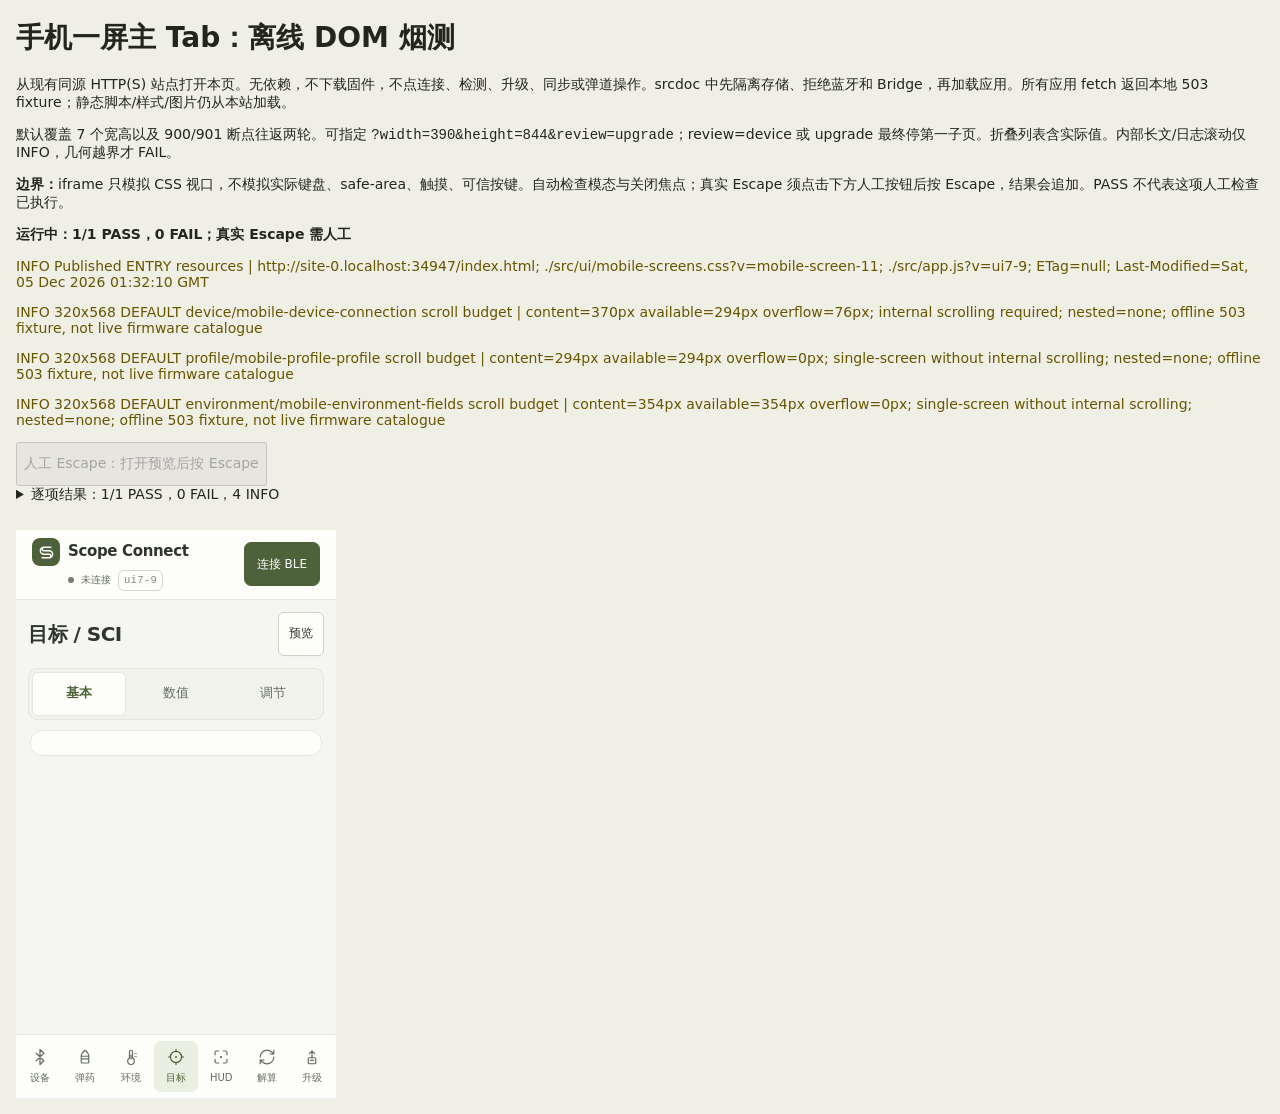
<file: tests/mobile-screen-smoke.html>
<!doctype html>
<html lang="zh-CN">
<head><meta charset="utf-8"><meta name="viewport" content="width=device-width,initial-scale=1"><title>RUNNING Mobile screen smoke</title>
<style>body{font:14px system-ui;margin:16px;background:#f0efe6;color:#23261a}iframe{display:block;border:0;background:white}li{padding:3px;white-space:pre-wrap;overflow-wrap:anywhere}.fail{color:#a11}.pass{color:#276536}.info{color:#685500}summary,button{min-height:44px}#result{font-weight:bold}#viewport{overflow:auto;max-width:100%}button{font:inherit}code{overflow-wrap:anywhere}</style></head>
<body><h1>手机一屏主 Tab：离线 DOM 烟测</h1>
<p>从现有同源 HTTP(S) 站点打开本页。无依赖，不下载固件，不点连接、检测、升级、同步或弹道操作。srcdoc 中先隔离存储、拒绝蓝牙和 Bridge，再加载应用。所有应用 fetch 返回本地 503 fixture；静态脚本/样式/图片仍从本站加载。</p>
<p>默认覆盖 7 个宽高以及 900/901 断点往返两轮。可指定 <code>?width=390&amp;height=844&amp;review=upgrade</code>；review=device 或 upgrade 最终停第一子页。折叠列表含实际值。内部长文/日志滚动仅 INFO，几何越界才 FAIL。</p>
<p><strong>边界：</strong>iframe 只模拟 CSS 视口，不模拟实际键盘、safe-area、触摸、可信按键。自动检查模态与关闭焦点；真实 Escape 须点击下方人工按钮后按 Escape，结果会追加。PASS 不代表这项人工检查已执行。</p>
<p id="result">运行中…</p><div id="diagnostics" aria-label="默认页高度与失败摘要"></div><button id="manual" disabled>人工 Escape：打开预览后按 Escape</button>
<details><summary id="summary">逐项结果（折叠）</summary><ol id="checks"></ol></details><div id="viewport"></div>
<script type="module">
const host=document.querySelector('#viewport'), list=document.querySelector('#checks');
let total=0, failed=0, infos=0, finished=false, manualFrame=null;
function report(ok,label,values=''){ const li=document.createElement('li');li.className=ok===null?'info':ok?'pass':'fail';li.textContent=(ok===null?'INFO ':ok?'PASS ':'FAIL ')+label+(values?' | '+values:'');list.append(li);if(ok===false||label.includes(' DEFAULT ')||label.includes(' ENTRY ')){const line=document.createElement('p');line.className=li.className;line.textContent=li.textContent;document.querySelector('#diagnostics').append(line);}if(ok===null)infos++;else{total++;if(!ok)failed++;}summary(); }
function summary(){document.querySelector('#summary').textContent=`逐项结果：${total-failed}/${total} PASS，${failed} FAIL，${infos} INFO`;document.querySelector('#result').textContent=(finished?'完成':'运行中')+`：${total-failed}/${total} PASS，${failed} FAIL；真实 Escape 需人工`;document.title=(failed?'FAIL':finished?'PASS':'RUNNING')+' Mobile screen smoke';}
const pause=ms=>new Promise(r=>setTimeout(r,ms));
async function until(fn,label,ms=12000){const end=performance.now()+ms;while(!fn()){if(performance.now()>end)throw Error('Timeout: '+label);await pause(30);}}
async function settle(w){await new Promise(r=>w.requestAnimationFrame(()=>w.requestAnimationFrame(r)));await pause(40);}
const ids=['device','profile','environment','target','hud','sync','upgrade'];
const params=new URLSearchParams(location.search), qw=Number(params.get('width')), qh=Number(params.get('height'));
const sizes=params.has('width')||params.has('height')?[[qw,qh]]:[[320,568],[360,640],[390,844],[430,932],[768,1024],[844,390],[390,420]];
// Stringified function executes FIRST in the iframe. Never touch parent storage.
function guard(){
 const audit=window.__mobileSmoke={blocked:[],fetches:[],errors:[],listeners:[],modalCalls:0,freezeIntervals:false,mediaQueries:[],viewportEvents:[]};
 // Observe native viewport events without dispatching or replacing app callbacks.
 const nativeMatchMedia=window.matchMedia.bind(window);
 window.matchMedia=query=>{const m=nativeMatchMedia(query),record={query,initial:m.matches,changes:[]};audit.mediaQueries.push(record);m.addEventListener('change',event=>record.changes.push({matches:event.matches,width:innerWidth}));return m;};
 window.addEventListener('resize',()=>audit.viewportEvents.push({type:'resize',width:innerWidth}));
 // Freeze periodic renderers only while measuring injected layout text.
 const interval=window.setInterval.bind(window);
 window.setInterval=(fn,ms,...args)=>interval(()=>{if(!audit.freezeIntervals)fn(...args);},ms);
 const deny=kind=>function(){audit.blocked.push(kind);throw new DOMException('Smoke prohibited: '+kind,'NotAllowedError');};
 for(const key of ['localStorage','sessionStorage']){const map=new Map();Object.defineProperty(window,key,{configurable:false,value:{get length(){return map.size;},key:i=>[...map.keys()][i]??null,getItem:k=>map.get(String(k))??null,setItem:(k,v)=>map.set(String(k),String(v)),removeItem:k=>map.delete(String(k)),clear:()=>map.clear()}});}
 Object.defineProperty(navigator,'bluetooth',{value:{requestDevice:deny('bluetooth.requestDevice'),getDevices:async()=>[],getAvailability:async()=>false}});
 for(const key of ['serial','usb','hid'])Object.defineProperty(navigator,key,{value:{requestPort:deny(key),requestDevice:deny(key),getPorts:async()=>[],getDevices:async()=>[]}});
 window.confirm=()=>false;window.open=deny('window.open');
 window.fetch=async input=>{audit.fetches.push(String(input?.url||input));return new Response('Offline layout smoke fixture',{status:503,statusText:'Smoke fixture'});};
 window.XMLHttpRequest=class{constructor(){deny('XMLHttpRequest')();}};
 for(const key of ['WebSocket','EventSource','RTCPeerConnection','Worker','SharedWorker'])window[key]=class{constructor(){deny(key)();}};
 Object.defineProperty(navigator,'sendBeacon',{value:deny('sendBeacon')});
 if(navigator.serviceWorker)Object.defineProperty(navigator.serviceWorker,'register',{value:deny('serviceWorker.register')});
 const add=EventTarget.prototype.addEventListener,remove=EventTarget.prototype.removeEventListener;
 EventTarget.prototype.addEventListener=function(type,fn,opts){if(type==='click'||type==='keydown')audit.listeners.push({target:this,type,fn,source:String(fn),capture:typeof opts==='boolean'?opts:!!opts?.capture,active:true});return add.call(this,type,fn,opts);};
 EventTarget.prototype.removeEventListener=function(type,fn,opts){const capture=typeof opts==='boolean'?opts:!!opts?.capture;for(const x of audit.listeners)if(x.target===this&&x.type===type&&x.fn===fn&&x.capture===capture)x.active=false;return remove.call(this,type,fn,opts);};
 const modal=HTMLDialogElement.prototype.showModal;HTMLDialogElement.prototype.showModal=function(){audit.modalCalls++;return modal.call(this);};
 window.addEventListener('error',e=>audit.errors.push(e.message||e.target?.src||e.target?.href||'Resource error'),true);
 window.addEventListener('unhandledrejection',e=>audit.errors.push(String(e.reason)));
}
function helpers(f){const w=f.contentWindow,d=f.contentDocument;
 const all=s=>[...d.querySelectorAll(s)], $=s=>d.querySelector(s);
 const visible=e=>!!e&&!!e.getClientRects().length&&w.getComputedStyle(e).visibility!=='hidden'&&w.getComputedStyle(e).display!=='none';
 const rect=e=>e?.getBoundingClientRect();
 const inside=e=>{const r=rect(e);return visible(e)&&r.width>0&&r.height>0&&r.left>=-1&&r.top>=-1&&r.right<=w.innerWidth+1&&r.bottom<=w.innerHeight+1;};
 const desc=e=>e?.id||e?.dataset.bind||e?.textContent?.trim().slice(0,32)||e?.tagName||'MISSING';
 const box=e=>{const r=rect(e);return r?`${desc(e)} x=${r.x.toFixed(1)} y=${r.y.toFixed(1)} w=${r.width.toFixed(1)} h=${r.height.toFixed(1)}`:'MISSING';};
 async function go(id){const nav=w.innerWidth<=900?'#mobile-tabs':'#step-list';const b=$(`${nav} [data-step="${id}"]`);if(!b)throw Error('Missing navigation '+id);b.click();await settle(w);return b;}
 return{w,d,all,$,visible,rect,inside,desc,box,go};}
function duplicateCheck(h,label){const seen=new Set(),duplicates=[];for(const e of h.all('[id]')){if(seen.has(e.id))duplicates.push(e.id);seen.add(e.id);}report(!duplicates.length,label+' unique IDs',duplicates.join(',')||`count=${seen.size}`);}
function listenerCheck(h,label){const live=h.w.__mobileSmoke.listeners.filter(x=>x.active&&x.target instanceof h.w.Element&&x.target.isConnected&&(x.target.closest('#mobile-tabs,.mobile-page-nav')||x.target.id==='btn-mobile-preview'));
 const dup=live.filter((x,i)=>live.slice(0,i).some(y=>x.target===y.target&&x.type===y.type&&x.source===y.source&&x.capture===y.capture&&x.fn!==y.fn));report(!dup.length,label+' no repeated live navigation listeners',dup.map(x=>h.desc(x.target)+':'+x.type).join(',')||`registrations=${live.length}`);}
async function scrollCheck(h,e,label){const {w,rect,box}=h;if(!e||!h.visible(e))return;const old=e.scrollTop,max=e.scrollHeight-e.clientHeight;e.scrollTop=e.scrollHeight;await settle(w);report(max<=1||Math.abs(e.scrollTop-max)<=2,label+' scroll reaches end',`${box(e)} scroll=${e.scrollTop}/${max}, overflow=${w.getComputedStyle(e).overflowY}`);e.scrollTop=old;}
async function geometry(h,label){const {w,d,$,all,visible,inside,box}=h;
 for(const e of [d.documentElement,d.body,$('.app-shell')])report(!!e&&Math.abs(e.getBoundingClientRect().height-w.innerHeight)<=2,label+' viewport height',`${box(e)} expected=${w.innerHeight}`);
 for(const e of [d.documentElement,d.body])report(e.scrollWidth<=w.innerWidth+1&&e.scrollHeight<=w.innerHeight+1,label+' no document XY overflow',`${e.tagName} scroll=${e.scrollWidth}x${e.scrollHeight} viewport=${w.innerWidth}x${w.innerHeight}`);
 const windowOffset=[w.scrollX,w.scrollY];w.scrollTo(10000,10000);report(w.scrollX===0&&w.scrollY===0,label+' document cannot scroll',`offset=${w.scrollX},${w.scrollY}; before=${windowOffset}`);w.scrollTo(0,0);
 const pages=all('.mobile-page[role="tabpanel"]').filter(visible), p=pages[0];report(pages.length===1,label+' exactly one visible panel',pages.map(e=>e.id).join(',')||'none');
 for(const e of [$('header.topbar'),$('.workspace-head'),$('#mobile-tabs'),$('.section-panel.active .mobile-page-nav')].filter(e=>e&&!e.hidden))report(inside(e),label+' header/navigation inside viewport',box(e));
 if(!p)return;
 report(p.clientHeight>0&&inside(p),label+' positive group viewport',box(p));
 report(p.scrollWidth<=p.clientWidth+1,label+' no group horizontal overflow',`${p.scrollWidth}/${p.clientWidth}`);
 const root=p.closest('.mobile-screen-root'),nav=$('#mobile-tabs');
 const selected=[...root.querySelectorAll('[role="tab"][aria-selected="true"]')];report(selected.length===1&&selected[0].getAttribute('aria-controls')===p.id&&p.getAttribute('aria-labelledby')===selected[0].id,label+' ARIA tab/panel linkage',`selected=${selected.map(e=>e.id)} panel=${p.id}`);
 const controls=all('.topbar button,#btn-mobile-preview,#mobile-tabs button,.section-panel.active button,.section-panel.active summary,.section-panel.active .toggle-pill').filter(visible);
 const small=controls.filter(e=>e.getBoundingClientRect().height<43.5||e.getBoundingClientRect().width<43.5);report(!small.length,label+' 44px touch targets',small.map(box).join('; ')||`checked=${controls.length}`);
 const inputs=[...p.querySelectorAll('input:not([type="hidden"]):not([type="checkbox"]):not([type="radio"]):not([type="file"]):not([type="range"]),select,textarea')].filter(visible);
 const tiny=inputs.filter(e=>parseFloat(w.getComputedStyle(e).fontSize)<16);report(!tiny.length,label+' primary input font >=16px',tiny.map(e=>h.desc(e)+'='+w.getComputedStyle(e).fontSize).join('; ')||`checked=${inputs.length}`);
 if(p.scrollHeight>p.clientHeight+1)report(null,label+' internal vertical scroll required',`${p.scrollHeight}/${p.clientHeight}`);
 else report(null,label+' no internal vertical scroll',`${p.scrollHeight}/${p.clientHeight}`);
 const old=p.scrollTop;p.scrollTop=p.scrollHeight;await settle(w);
 const last=[...p.children].filter(visible).at(-1),r=last?.getBoundingClientRect(),pr=p.getBoundingClientRect();
 report(!!r&&r.bottom<=pr.bottom+2&&pr.bottom<=nav.getBoundingClientRect().top+1,label+' final block reachable above bottom nav',`${box(last)} panelBottom=${pr.bottom} navTop=${nav.getBoundingClientRect().top}`);
 await scrollCheck(h,p,label+' panel');
 for(const e of [...p.querySelectorAll('*')].filter(e=>visible(e)&&/auto|scroll/.test(w.getComputedStyle(e).overflowY)&&e.scrollHeight>e.clientHeight+1))await scrollCheck(h,e,label+' nested '+h.desc(e));
 p.scrollTop=old;
 if(d.body.dataset.page==='upgrade')for(const id of ['ota-gate-reason','ota-abort']){const e=$('#'+id);report(inside(e)&&!!e.closest('.mobile-ota-footer'),label+' persistent '+id,box(e));}
}
async function keyboard(h,label){const {w,$}=h,buttons=[...$('.section-panel.active').querySelectorAll('.mobile-page-nav [data-mobile-group]')];if(buttons.length<2)return;
 buttons[0].click();buttons[0].focus();let i=0;
 for(const [key,next] of [['ArrowRight',1],['End',buttons.length-1],['ArrowRight',0],['ArrowLeft',buttons.length-1],['Home',0]]){const event=new w.KeyboardEvent('keydown',{key,bubbles:true,cancelable:true});buttons[i].dispatchEvent(event);await settle(w);report(event.defaultPrevented&&h.d.activeElement===buttons[next]&&buttons[next].getAttribute('aria-selected')==='true'&&buttons.every((b,j)=>b.tabIndex===(j===next?0:-1)),label+' keyboard '+key,`from=${i} expected=${next} focus=${h.d.activeElement?.id}`);i=next;}
}
async function preview(h,label){await h.go('device');const b=h.$('#btn-mobile-preview'),dialog=h.$('#mobile-preview-dialog'),rail=h.$('.preview-rail');if(!b||!dialog){report(false,label+' preview exists');return;}
 b.focus();let calls=h.w.__mobileSmoke.modalCalls;b.click();await settle(h.w);
 report(dialog.open&&dialog.matches(':modal')&&dialog.contains(rail),label+' preview modal owns original rail',`open=${dialog.open} modal=${dialog.matches(':modal')}`);
 report(h.inside(dialog),label+' dialog within viewport',h.box(dialog));
 const background=h.$('#mobile-tabs button');background.focus();report(dialog.contains(h.d.activeElement),label+' modal prevents background focus',h.d.activeElement?.id||h.d.activeElement?.tagName);
 report(h.w.__mobileSmoke.modalCalls-calls===1,label+' one click one showModal',`calls=${h.w.__mobileSmoke.modalCalls-calls}`);
 dialog.querySelector('.mobile-preview-header button').click();await settle(h.w);report(!dialog.open&&h.d.activeElement===b,label+' close restores opener focus',`open=${dialog.open} focus=${h.d.activeElement?.id}`);
 if(typeof dialog.requestClose==='function'){b.focus();b.click();let cancels=0;dialog.addEventListener('cancel',()=>cancels++,{once:true});dialog.requestClose();await settle(h.w);report(!dialog.open&&cancels===1&&h.d.activeElement===b,label+' native requestClose cancel path (not real Escape)',`cancel=${cancels} open=${dialog.open} focus=${h.d.activeElement?.id}`);}
 else report(null,label+' requestClose unavailable; real Escape manual only');
}
async function stress(h,label){await h.go('upgrade');const feedback=h.$('#ota-feedback'),gate=h.$('#ota-gate-reason'),status=h.$('#ota-main-info');
 const nodes=[feedback,gate,status],saved=nodes.map(e=>({e,children:[...e.childNodes],hidden:e.hidden}));
 const audit=h.w.__mobileSmoke; audit.freezeIntervals=true;
 report(null,label+' static text fixture','Periodic renderers paused only during injected long-text geometry; production gate refresh is unchanged.');
 try{feedback.hidden=false;feedback.textContent=('布局错误说明：仅 DOM 文本，不执行升级。\n').repeat(80)+'ERROR_END';status.textContent=('状态详情仅测试排版。\n').repeat(80)+'STATUS_END';
 for(const b of [...h.$('.section-panel.active').querySelectorAll('[data-mobile-group]')]){b.click();await settle(h.w);gate.textContent=('门禁仍阻止升级。 ').repeat(80)+'GATE_END';const name=label+' stress '+b.dataset.mobileGroup;
 report(feedback.parentElement.classList.contains('mobile-screen-root')&&h.inside(feedback),name+' feedback persists outside subpage',h.box(feedback));
 await scrollCheck(h,feedback,name+' long error');await scrollCheck(h,gate,name+' long gate');await geometry(h,name);
 if(h.visible(status)){const p=status.closest('.mobile-page');p.scrollTop=p.scrollHeight;await settle(h.w);report(status.getBoundingClientRect().bottom<=p.getBoundingClientRect().bottom+2,name+' final status text reachable',h.box(status));}
 }}finally{for(const s of saved){s.e.replaceChildren(...s.children);s.e.hidden=s.hidden;}audit.freezeIntervals=false;}
}
try{
 if(!/^https?:$/.test(location.protocol))throw Error('请在已有同源 HTTP(S) 服务打开；本测试不启动服务器。');
 if(sizes.some(([w,h])=>!Number.isInteger(w)||w<280||w>900||!Number.isInteger(h)||h<300||h>2000))throw Error('width/height 必须同时提供整数：width 280..900，height 300..2000');
 const appURL=new URL('../index.html',location.href);
 if(params.has('release'))appURL.searchParams.set('release',params.get('release'));
 const response=await fetch(appURL,{cache:'no-store'});if(!response.ok)throw Error('Index HTTP '+response.status);
 const html=await response.text();if(!/<head\b[^>]*>/i.test(html))throw Error('Missing head; refuse unguarded app');
 const entryAssets=[...html.matchAll(/(?:src|href)="([^"]*(?:app\.js|mobile-screens\.css)[^"]*)"/g)].map(m=>m[1]);
 report(null,'Published ENTRY resources',`${response.url}; ${entryAssets.join('; ')}; ETag=${response.headers.get('etag')}; Last-Modified=${response.headers.get('last-modified')}`);
 if(!entryAssets.some(s=>/mobile-screens\.css\?v=mobile-screen-\d+/.test(s)))throw Error('Entry HTML does not load mobile-screens.css; stop before running obsolete assets');
 const prefix='<base href="'+appURL.href+'"><meta http-equiv="Content-Security-Policy" content="default-src \'self\' data: blob:; script-src \'self\' \'unsafe-inline\'; style-src \'self\' \'unsafe-inline\'; connect-src \'none\'; worker-src \'none\'; frame-src \'none\'; object-src \'none\'; form-action \'none\'"><script>('+guard.toString()+')();<'+ '/script>';
 for(const [width,height] of sizes){
  const f=document.createElement('iframe');f.title=`Mobile ${width}x${height}`;f.setAttribute('sandbox','allow-scripts allow-same-origin allow-modals');f.style.width='1100px';f.style.height=height+'px';host.replaceChildren(f);
  const loaded=new Promise((resolve,reject)=>{f.onload=resolve;f.onerror=()=>reject(Error('iframe load'));});f.srcdoc=html.replace(/<head\b[^>]*>/i,m=>m+prefix);await Promise.race([loaded,pause(15000).then(()=>{throw Error('iframe load timeout');})]);
  const h=helpers(f),label=`${width}x${height}`;await until(()=>h.$('#mobile-tabs button')&&h.$('#ota-gate-reason')?.textContent,'app initialized');await settle(h.w);
  report(!!h.w.__mobileSmoke,label+' early safety guard installed');
  const input=h.$('[data-bind="connection.namePrefix"]'),originalValue=input.value,rail=h.$('.preview-rail'),advanced=h.$('#connection-advanced'),originalOpen=advanced.open;
  // Snapshot EVERY original element parent and element-sibling order on initialized desktop.
  const baseline=h.all('body *').map(e=>({e,parent:e.parentElement,children:[...e.children]}));
  async function resize(w){f.style.width=w+'px';f.scrollIntoView({block:'start',behavior:'instant'});await until(()=>h.w.innerWidth===w,'resize '+w);await settle(h.w);await until(()=>h.d.body.classList.contains('mobile-screen-mode')===(w<=900),'mount '+w);await settle(h.w);}
  await resize(width);
  // Measure pristine first subpages before keyboard, preview or long-text stress.
  for(const id of ids){
   await h.go(id);h.$('.section-panel.active [data-mobile-group]').click();await settle(h.w);
   const p=h.$('.section-panel.active .mobile-page:not([hidden])');
   const overflow=Math.max(0,p.scrollHeight-p.clientHeight);
   const nested=[...p.querySelectorAll('*')].filter(e=>h.visible(e)&&/auto|scroll/.test(h.w.getComputedStyle(e).overflowY)&&e.scrollHeight>e.clientHeight+1);
   report(null,label+' DEFAULT '+id+'/'+p.id+' scroll budget',`content=${p.scrollHeight}px available=${p.clientHeight}px overflow=${overflow}px; ${overflow<=1&&nested.length===0?'single-screen without internal scrolling':'internal scrolling required'}; nested=${nested.map(e=>h.desc(e)+':'+(e.scrollHeight-e.clientHeight)+'px').join(',')||'none'}; offline 503 fixture, not live firmware catalogue`);
  }
  // 回归钉：连接横幅必须挂在移动端「连接」分组内，否则手机上根本看不到失败原因
  if(width<=900){await h.go('device');h.$('[data-mobile-group="connection"]').click();await settle(h.w);const banner=h.$('#conn-banner'),cpanel=h.$('#mobile-device-connection');report(!!banner&&!!cpanel&&cpanel.contains(banner),label+' 连接横幅在移动端连接组内');}
  for(const id of ids){const b=await h.go(id);report(h.all('.section-panel.active').length===1&&h.$('.section-panel.active').dataset.panel===id&&b.getAttribute('aria-current')==='page',label+' main '+id+' active');
   const groups=[...h.$('.section-panel.active').querySelectorAll('[data-mobile-group]')];report(groups.length>0,label+' '+id+' subpages exist',`count=${groups.length}`);
   for(const group of groups){group.click();await settle(h.w);await geometry(h,label+' '+id+'/'+group.dataset.mobileGroup);}
   await keyboard(h,label+' '+id);
  }
  await preview(h,label);await stress(h,label);
  for(let round=1;round<=2;round++){
   input.value='mobile-smoke-round-'+round;const marker=input.value;
   await resize(901);
   const changed=baseline.filter(s=>s.e.parentElement!==s.parent||s.children.length!==s.e.children.length||s.children.some((e,i)=>s.e.children[i]!==e));
   report(!changed.length,label+' desktop round '+round+' original DOM parent/order',changed.slice(0,15).map(s=>h.desc(s.e)).join('; ')||`elements=${baseline.length}`);
   report(!h.$('.mobile-screen-root,.mobile-page,#mobile-preview-dialog,#btn-mobile-preview')&&advanced.open===originalOpen&&h.$('.preview-rail')===rail,label+' desktop restoration round '+round);
   report(h.$('[data-bind="connection.namePrefix"]')===input&&input.value===marker,label+' desktop input identity/value',`value=${input.value}`);duplicateCheck(h,label+' desktop '+round);
   await resize(900);report(h.$('[data-bind="connection.namePrefix"]')===input&&input.value===marker,label+' 900px input identity/value',`value=${input.value}`);await h.go('device');await geometry(h,label+' breakpoint 900 round '+round);duplicateCheck(h,label+' mobile '+round);listenerCheck(h,label+' round '+round);await preview(h,label+' round '+round);
   await resize(width);
  }
  input.value=originalValue;
  const review=params.get('review')==='upgrade'?'upgrade':'device';await h.go(review);h.$('.section-panel.active [data-mobile-group]').click();await settle(h.w);
  const audit=h.w.__mobileSmoke;report(audit.blocked.length===0,label+' no hardware/Bridge attempts',audit.blocked.join('; ')||'0 attempts');report(audit.errors.length===0,label+' no uncaught runtime/resource errors',audit.errors.join('; ')||'0 errors');report(null,label+' offline fetch fixture',`intercepted=${audit.fetches.length}; no application fetch transmitted`);
  if(width===390&&height===844){const p=h.$('.section-panel.active .mobile-page:not([hidden])');report(null,label+' review default page scroll budget',`${review}: ${p.scrollHeight}/${p.clientHeight}; long pages are not automatically failures`);}
  manualFrame=f;
 }
 report(null,'Real Escape pending','Use manual button; synthetic KeyboardEvent does not invoke browser default Escape. Listener check detects duplicate identical live navigation callbacks, not every possible closure side effect.');
}catch(e){
 report(false,'Runner failure',e.stack||String(e));
 const frame=host.querySelector('iframe');
 if(frame?.contentDocument){const w=frame.contentWindow,d=frame.contentDocument,a=w.__mobileSmoke;
  report(null,'Failure ENTRY runtime',JSON.stringify({width:w.innerWidth,media:w.matchMedia('(max-width: 900px)').matches,bodyClass:d.body.className,groups:d.querySelectorAll('.mobile-screen-root').length,errors:a?.errors,blocked:a?.blocked,mediaQueries:a?.mediaQueries,viewportEvents:a?.viewportEvents,frameBounds:frame.getBoundingClientRect().toJSON(),scripts:[...d.scripts].filter(s=>s.src).map(s=>s.src),resources:w.performance.getEntriesByType('resource').filter(r=>/app\.js|mobile-screens/.test(r.name)).map(r=>r.name)}));
 }
}
finished=true;summary();
const manual=document.querySelector('#manual');manual.disabled=!manualFrame;
manual.addEventListener('click',async()=>{manual.disabled=true;try{const h=helpers(manualFrame);await h.go('device');h.$('.section-panel.active [data-mobile-group]').click();const b=h.$('#btn-mobile-preview'),dialog=h.$('#mobile-preview-dialog');b.focus();b.click();let escape=false;dialog.addEventListener('keydown',e=>{if(e.isTrusted&&e.key==='Escape')escape=true;},{capture:true});dialog.addEventListener('close',()=>{report(escape&&!dialog.open&&h.d.activeElement===b,'MANUAL real Escape + focus return',`trustedEscape=${escape} focus=${h.d.activeElement?.id}`);manual.disabled=false;},{once:true});report(null,'Now press Escape inside the iframe','Do not click Close for this manual check.');}catch(e){report(false,'Manual preview',String(e));manual.disabled=false;}});
</script></body></html>
</file>
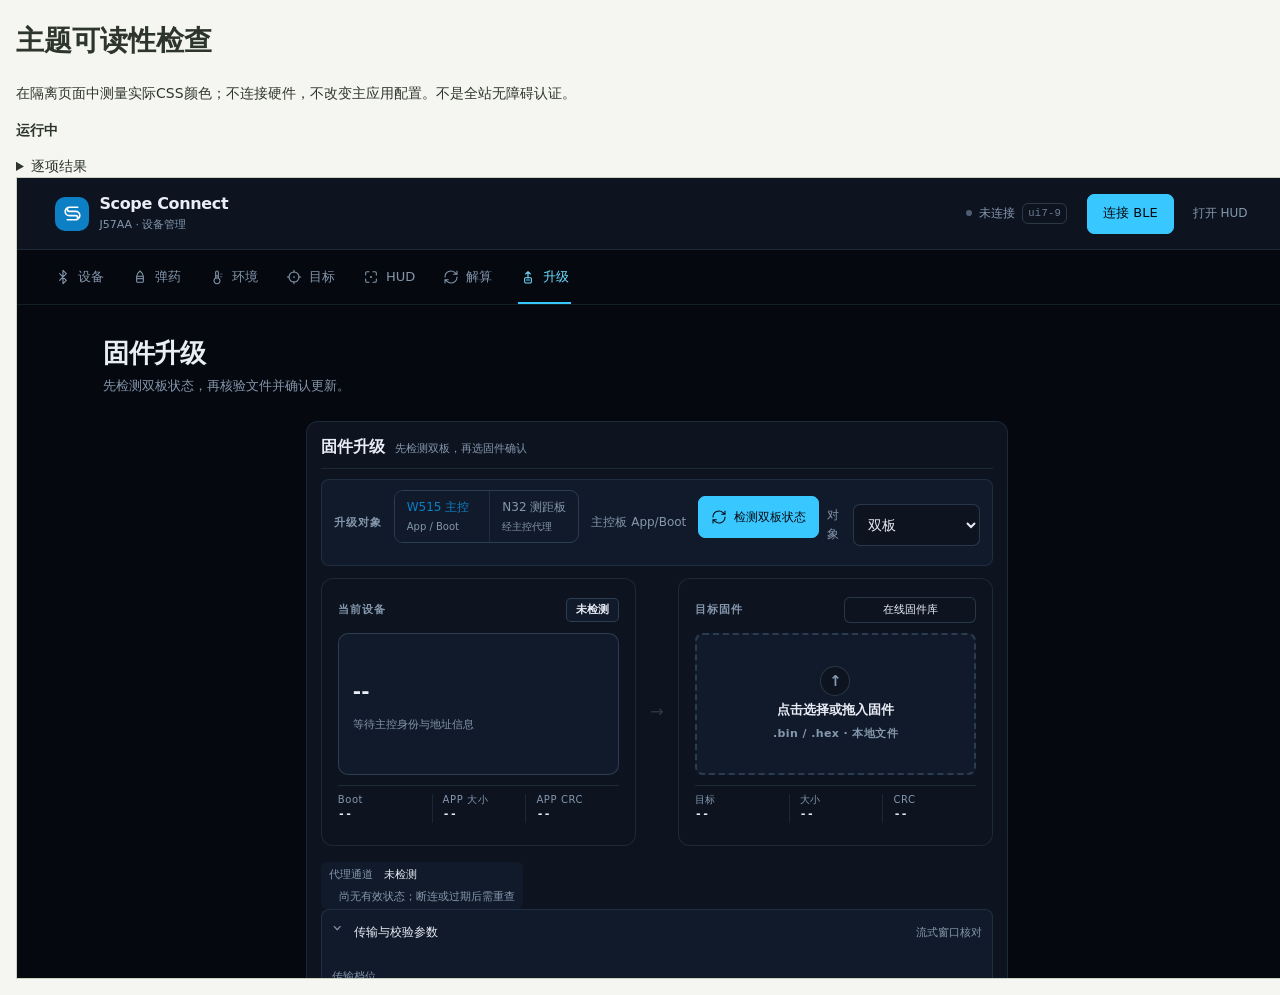
<file: tests/theme-smoke.html>
<!doctype html>
<html lang="zh-CN"><meta charset="utf-8"><meta name="viewport" content="width=device-width,initial-scale=1"><link rel="icon" href="../assets/icon.svg"><title>Quiet Olive theme checks</title>
<style>body{margin:16px;font:14px/1.6 system-ui;background:#f5f6f2;color:#2e352c}iframe{display:block;height:800px;border:1px solid #cdd3c3;background:white}.fail{color:#b23a32}.pass{color:#2f703e}#result{font-weight:600}</style>
<h1>主题可读性检查</h1><p>在隔离页面中测量实际CSS颜色；不连接硬件，不改变主应用配置。不是全站无障碍认证。</p><p id="result">运行中</p><details><summary>逐项结果</summary><ol id="checks"></ol></details><div id="viewport"></div>
<script type="module">
const themes=['olive','light','graphite','teal','warm','red','nv','cyan','amber'];
let total=0,failed=0;
function check(ok,title){total++;if(!ok)failed++;const li=document.createElement('li');li.className=ok?'pass':'fail';li.textContent=(ok?'PASS ':'FAIL ')+title;document.querySelector('#checks').append(li);}
async function until(test){const end=performance.now()+12000;while(!test()){if(performance.now()>end)throw new Error('condition timeout');await new Promise(requestAnimationFrame);}}
const bootstrap=`window.__themeTest={requests:0,errors:[]};
Object.defineProperty(navigator,'bluetooth',{configurable:true,value:{requestDevice(){window.__themeTest.requests++;throw new Error('Hardware prohibited');}}});
window.confirm=()=>false;
// Isolate the app's saved state and theme from the ordinary application tab.
Storage.prototype.getItem=()=>null;Storage.prototype.setItem=()=>{};Storage.prototype.removeItem=()=>{};
window.addEventListener('error',e=>window.__themeTest.errors.push(e.message||e.target?.src||'resource error'),true);
window.addEventListener('unhandledrejection',e=>window.__themeTest.errors.push(String(e.reason)));`;
const rgba=s=>{const a=s.match(/[\d.]+/g)?.map(Number);if(!a||a.length<3)throw new Error('Unsupported CSS color '+s);return [...a.slice(0,3),a[3]??1];};
const over=(f,b)=>{const a=f[3]+b[3]*(1-f[3]);return [0,1,2].map(i=>(f[i]*f[3]+b[i]*b[3]*(1-f[3]))/a).concat(a);};
function background(w,el){const chain=[];for(let n=el;n;n=n.parentElement)chain.unshift(n);return chain.reduce((bg,n)=>over(rgba(w.getComputedStyle(n).backgroundColor),bg),[255,255,255,1]);}
function luminance(c){return c.slice(0,3).map(x=>x/255).map(x=>x<=.04045?x/12.92:((x+.055)/1.055)**2.4).reduce((v,x,i)=>v+x*[.2126,.7152,.0722][i],0);}
function contrast(w,el){const bg=background(w,el),fg=over(rgba(w.getComputedStyle(el).color),bg),a=luminance(bg),b=luminance(fg);return (Math.max(a,b)+.05)/(Math.min(a,b)+.05);}
try{
 const appUrl=new URL('../index.html',location.href),r=await fetch(appUrl,{cache:'no-store'});if(!r.ok)throw new Error('App HTTP '+r.status);const html=await r.text();
 for(const width of [390,1280]){
  const frame=document.createElement('iframe');frame.title='Theme viewport '+width;frame.style.width=width+'px';document.querySelector('#viewport').replaceChildren(frame);
  const loaded=new Promise((resolve,reject)=>{frame.onload=resolve;frame.onerror=reject;});
  frame.srcdoc=html.replace('<head>','<head><base href="'+appUrl.href+'"><script>'+bootstrap+'<'+ '/script>');await loaded;
  const w=frame.contentWindow,d=frame.contentDocument;await until(()=>d.querySelectorAll('#mobile-tabs button').length===7);
  const style=d.createElement('style');style.textContent='*,*::before,*::after{transition:none!important;animation:none!important}';d.head.append(style);
  d.querySelector((width<=900?'#mobile-tabs':'#step-list')+' [data-step="upgrade"]').click();
  const samples=[];
  for(const kind of ['tx','rx','err','warn']){const el=d.createElement('div');el.className='log-line '+kind;el.textContent='主题测试样本';d.querySelector('#log-box').append(el);samples.push([kind+'普通日志',el]);}
  for(const kind of ['ERR','WARN']){const el=d.createElement('div');el.className='log-row';el.dataset.level=kind;el.textContent='主题测试样本';d.querySelector('#ota-log-box').append(el);samples.push([kind+'升级日志',el]);}
  const feedback=d.querySelector('#ota-feedback');feedback.hidden=false;feedback.dataset.level='ERR';feedback.textContent='主题测试用错误提示';
  for(const theme of themes){
   d.documentElement.dataset.theme=theme;await new Promise(w.requestAnimationFrame);
   const targets=[['连接按钮',d.querySelector('#btn-connect')],['检测按钮',d.querySelector('#ota-query-status')],['正文',d.querySelector('.ota-notice')],['活动导航',d.querySelector(width<=900?'#mobile-tabs .active':'#step-list .active strong')],['独立错误',feedback],...samples];
   for(const [label,el] of targets){const ratio=contrast(w,el);check(ratio>=4.5,width+'px '+theme+' '+label+' '+ratio.toFixed(2)+':1');}
   check(d.documentElement.scrollWidth<=width+1 && d.querySelector('.workspace').scrollWidth<=d.querySelector('.workspace').clientWidth+1,width+'px '+theme+' 无横向溢出');
  }
  check(w.__themeTest.requests===0,width+'px 无硬件访问');
  check(w.__themeTest.errors.length===0,width+'px 无运行错误 '+w.__themeTest.errors.join('; '));
  d.documentElement.dataset.theme='olive';feedback.hidden=true;samples.forEach(([,el])=>el.remove());
 }
}catch(e){check(false,e.stack||String(e));}
document.querySelector('#result').textContent=`完成：${total-failed}/${total} 通过，${failed} 失败`;document.title=failed?'FAIL Theme checks':'PASS Theme checks';
</script></html>
</file>
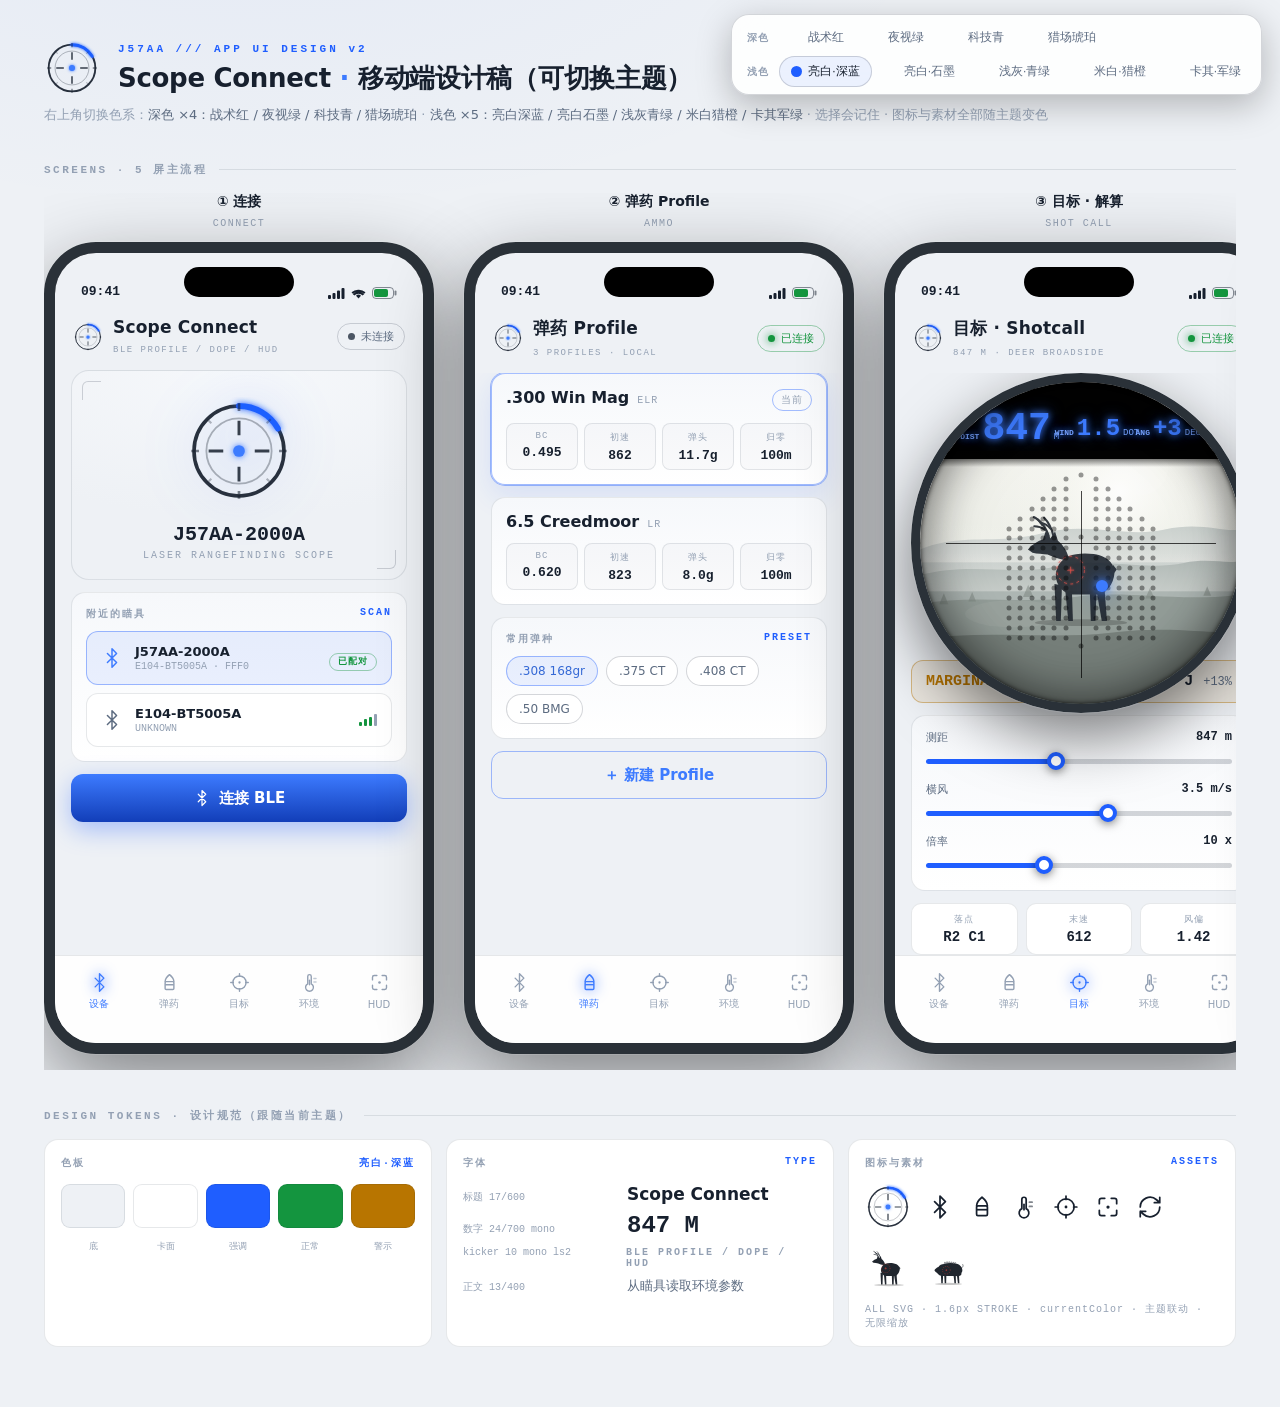
<file: tools/design-mobile.html>
<!doctype html>
<html lang="zh-CN" data-theme="light">
<head>
<meta charset="utf-8">
<meta name="viewport" content="width=device-width, initial-scale=1">
<title>J57AA Scope Connect · App UI 设计稿 v2（可切换主题）</title>
<style>
  /* ============ 主题调色板 ============ */
  :root {
    --mono: Consolas, "Cascadia Mono", monospace;
    --ok: #22c55e; --warn: #f59e0b;
  }
  [data-theme="red"] {
    --bg: #07090d; --tint: rgba(232,69,60,.06);
    --panel: #0d1118; --card: #10151d; --card2: #141b25;
    --line: rgba(255,255,255,.09); --line2: rgba(255,255,255,.16);
    --text: #e7ebf2; --muted: #8792a3; --dim: #596575;
    --accent: #e8453c; --accent-hot: #ff5040; --accent-deep: #c5261d;
    --accent-soft: rgba(232,69,60,.11); --accent-line: rgba(232,69,60,.45);
    --hud: #ff5040;
  }
  [data-theme="nv"] {
    --bg: #040906; --tint: rgba(0,255,150,.05);
    --panel: #08120c; --card: #0a1610; --card2: #0e1c14;
    --line: rgba(140,255,200,.10); --line2: rgba(140,255,200,.18);
    --text: #e9f6ee; --muted: #86a897; --dim: #4e6a5b;
    --accent: #00e589; --accent-hot: #4dffb0; --accent-deep: #008f56;
    --accent-soft: rgba(0,229,137,.10); --accent-line: rgba(0,229,137,.45);
    --hud: #4dffb0;
  }
  [data-theme="cyan"] {
    --bg: #05080f; --tint: rgba(56,200,255,.06);
    --panel: #0a0f1a; --card: #0d1420; --card2: #111a2a;
    --line: rgba(160,220,255,.10); --line2: rgba(160,220,255,.18);
    --text: #e9eef6; --muted: #8497ad; --dim: #4d5e73;
    --accent: #38c8ff; --accent-hot: #6fdcff; --accent-deep: #0d7fc4;
    --accent-soft: rgba(56,200,255,.10); --accent-line: rgba(56,200,255,.45);
    --hud: #6fdcff;
  }
  [data-theme="amber"] {
    --bg: #0b0805; --tint: rgba(255,171,46,.06);
    --panel: #140e07; --card: #181109; --card2: #1e160c;
    --line: rgba(255,214,150,.10); --line2: rgba(255,214,150,.18);
    --text: #f4ede3; --muted: #a89a82; --dim: #6a5f4d;
    --accent: #ffab2e; --accent-hot: #ffc45e; --accent-deep: #b06a00;
    --accent-soft: rgba(255,171,46,.10); --accent-line: rgba(255,171,46,.45);
    --hud: #ffc45e;
  }
  [data-theme="light"] {
    --bg: #eef1f5; --tint: rgba(31,94,255,.05);
    --panel: #ffffff; --card: #ffffff; --card2: #f6f8fb;
    --line: rgba(18,30,50,.10); --line2: rgba(18,30,50,.18);
    --text: #17202e; --muted: #5c6b80; --dim: #93a0b3;
    --accent: #1f5eff; --accent-hot: #3d7bff; --accent-deep: #123eb8;
    --accent-soft: rgba(31,94,255,.08); --accent-line: rgba(31,94,255,.4);
    --hud: #3d7bff;
    --ok: #14953f; --warn: #b87500;
  }
  [data-theme="graphite"] {
    --bg: #f4f5f7; --tint: rgba(20,24,32,.04);
    --panel: #ffffff; --card: #ffffff; --card2: #f4f5f8;
    --line: rgba(20,24,32,.10); --line2: rgba(20,24,32,.20);
    --text: #171a20; --muted: #565e6c; --dim: #9aa1ad;
    --accent: #20242c; --accent-hot: #3a4150; --accent-deep: #14171e;
    --accent-soft: rgba(32,36,44,.07); --accent-line: rgba(32,36,44,.45);
    --hud: #e8ebf2;
    --ok: #14953f; --warn: #b87500;
  }
  [data-theme="teal"] {
    --bg: #ecf2f1; --tint: rgba(13,148,136,.05);
    --panel: #ffffff; --card: #ffffff; --card2: #f2f7f6;
    --line: rgba(10,40,36,.10); --line2: rgba(10,40,36,.18);
    --text: #12211e; --muted: #52706a; --dim: #90a5a0;
    --accent: #0d9488; --accent-hot: #14b8a6; --accent-deep: #0b6b62;
    --accent-soft: rgba(13,148,136,.09); --accent-line: rgba(13,148,136,.42);
    --hud: #2dd4bf;
    --ok: #14953f; --warn: #b87500;
  }
  [data-theme="warm"] {
    --bg: #faf6f0; --tint: rgba(232,102,44,.05);
    --panel: #fffefd; --card: #fffefd; --card2: #f7f0e6;
    --line: rgba(60,40,20,.10); --line2: rgba(60,40,20,.18);
    --text: #241c12; --muted: #6f6455; --dim: #a89c8a;
    --accent: #e8662c; --accent-hot: #f07a3e; --accent-deep: #b34a17;
    --accent-soft: rgba(232,102,44,.09); --accent-line: rgba(232,102,44,.42);
    --hud: #ff8a4d;
    --ok: #14953f; --warn: #a86200;
  }
  [data-theme="olive"] {
    --bg: #f0efe6; --tint: rgba(107,125,79,.06);
    --panel: #fbfbf6; --card: #fbfbf6; --card2: #f2f1e8;
    --line: rgba(50,52,30,.10); --line2: rgba(50,52,30,.18);
    --text: #23261a; --muted: #5f6650; --dim: #9aa08a;
    --accent: #6b7d4f; --accent-hot: #7d9160; --accent-deep: #4c5a36;
    --accent-soft: rgba(107,125,79,.10); --accent-line: rgba(107,125,79,.45);
    --hud: #a9c07e;
    --ok: #2f7d3f; --warn: #9a6b00;
  }

  * { box-sizing: border-box; margin: 0; }
  body {
    background: radial-gradient(1200px 600px at 20% -10%, var(--tint), transparent 60%), var(--bg);
    color: var(--text);
    font-family: "Segoe UI", "PingFang SC", system-ui, sans-serif;
    padding: 40px 44px 60px;
    transition: background .3s, color .3s;
  }

  /* ============ 主题切换器 ============ */
  .theme-bar {
    position: fixed; top: 14px; right: 18px; z-index: 99;
    display: flex; flex-direction: column; gap: 3px;
    background: color-mix(in srgb, var(--panel) 88%, transparent);
    border: 1px solid var(--line2); border-radius: 18px;
    padding: 7px 8px; backdrop-filter: blur(14px);
    box-shadow: 0 10px 34px rgba(0,0,0,.25);
  }
  .t-row { display: flex; align-items: center; gap: 3px; }
  .theme-bar .tl { font: 700 10px var(--mono); color: var(--dim); letter-spacing: 1px; padding: 0 7px; }
  .theme-btn {
    display: flex; align-items: center; gap: 6px;
    border: 1px solid transparent; background: transparent; border-radius: 999px;
    padding: 6px 11px; font-size: 12px; color: var(--muted); cursor: pointer;
    transition: .15s;
  }
  .theme-btn i { width: 11px; height: 11px; border-radius: 50%; }
  .theme-btn:hover { color: var(--text); }
  .theme-btn.active { color: var(--text); border-color: var(--line2); background: var(--accent-soft); }
  [data-theme="red"]    .theme-btn[data-t="red"]    i { background: #e8453c; }
  [data-theme="nv"]     .theme-btn[data-t="nv"]     i { background: #00e589; }
  [data-theme="cyan"]   .theme-btn[data-t="cyan"]   i { background: #38c8ff; }
  [data-theme="amber"]  .theme-btn[data-t="amber"]  i { background: #ffab2e; }
  [data-theme="light"]  .theme-btn[data-t="light"]  i { background: #1f5eff; }
  [data-theme="graphite"] .theme-btn[data-t="graphite"] i { background: #20242c; }
  [data-theme="teal"]   .theme-btn[data-t="teal"]   i { background: #0d9488; }
  [data-theme="warm"]   .theme-btn[data-t="warm"]   i { background: #e8662c; }
  [data-theme="olive"]  .theme-btn[data-t="olive"]  i { background: #6b7d4f; }

  /* ============ 页头 ============ */
  .doc-head { display: flex; align-items: flex-end; gap: 18px; margin-bottom: 10px; }
  .doc-head .logo-big { width: 56px; height: 56px; }
  .doc-head .kicker { font: 700 11px var(--mono); color: var(--accent); letter-spacing: 3px; margin-bottom: 6px; }
  .doc-head h1 { font-size: 26px; letter-spacing: -.3px; }
  .doc-head h1 span { color: var(--accent-hot); }
  .doc-sub { color: var(--dim); font-size: 13px; margin-bottom: 34px; }
  .doc-sub b { color: var(--muted); font-weight: 500; }

  .section-label {
    font: 800 11px var(--mono); color: var(--dim); letter-spacing: 2.5px;
    margin: 38px 0 16px; display: flex; align-items: center; gap: 12px;
  }
  .section-label::after { content: ""; flex: 1; height: 1px; background: var(--line); }

  /* ============ 手机壳 ============ */
  .phones { display: flex; gap: 30px; overflow-x: auto; padding-bottom: 16px; }
  .phone-wrap { flex-shrink: 0; }
  .phone-cap { text-align: center; margin-bottom: 12px; }
  .phone-cap b { display: block; font-size: 14px; }
  .phone-cap span { font: 400 10px var(--mono); color: var(--dim); letter-spacing: 1.5px; }
  .phone {
    width: 390px; height: 812px;
    border-radius: 52px; border: 11px solid #161b23;
    outline: 1px solid rgba(255,255,255,.12);
    background: #05070a; overflow: hidden; position: relative;
    box-shadow: 0 30px 80px rgba(0,0,0,.45), inset 0 0 0 1px rgba(0,0,0,.8);
  }
  .screen { position: absolute; inset: 0; display: flex; flex-direction: column; background: var(--bg); transition: background .3s; }

  .sbar {
    height: 54px; flex-shrink: 0; color: var(--text);
    display: flex; align-items: flex-end; justify-content: space-between;
    padding: 0 26px 8px; font: 700 13px var(--mono);
  }
  .sbar .island { position: absolute; top: 14px; left: 50%; transform: translateX(-50%); width: 110px; height: 30px; border-radius: 16px; background: #000; }
  .sbar .sic { display: flex; gap: 6px; align-items: center; }
  .sbar .sic svg { display: block; }

  .appbar { flex-shrink: 0; display: flex; align-items: center; gap: 10px; padding: 10px 18px 14px; }
  .appbar .logo-s { width: 30px; height: 30px; }
  .appbar .ttl { flex: 1; min-width: 0; }
  .appbar .ttl b { display: block; font-size: 17px; letter-spacing: .2px; }
  .appbar .ttl span { font: 400 9px var(--mono); color: var(--dim); letter-spacing: 1.5px; }
  .pill { display: inline-flex; align-items: center; gap: 6px; border: 1px solid var(--line2); border-radius: 999px; padding: 5px 10px; font-size: 11px; color: var(--muted); }
  .pill .dot { width: 7px; height: 7px; border-radius: 50%; background: #4b5563; }
  .pill.on .dot { background: var(--ok); box-shadow: 0 0 8px var(--ok); }
  .pill.on { color: var(--ok); border-color: color-mix(in srgb, var(--ok) 40%, transparent); }
  .pill.act { color: var(--accent-hot); border-color: var(--accent-line); }

  .body { flex: 1; min-height: 0; overflow: hidden; padding: 0 16px; display: flex; flex-direction: column; gap: 12px; }

  .tabbar {
    flex-shrink: 0; display: grid; grid-template-columns: repeat(5, 1fr);
    padding: 10px 10px 26px; gap: 2px;
    border-top: 1px solid var(--line);
    background: color-mix(in srgb, var(--panel) 92%, transparent);
  }
  .tab { display: grid; justify-items: center; gap: 4px; font-size: 10px; color: var(--dim); padding: 6px 0; }
  .tab svg { width: 21px; height: 21px; }
  .tab.active { color: var(--accent-hot); }
  .tab.active svg { color: var(--accent-hot); filter: drop-shadow(0 0 7px var(--accent)); }

  /* ============ 通用组件 ============ */
  .card {
    background: linear-gradient(180deg, var(--card2), var(--card));
    border: 1px solid var(--line); border-radius: 14px; padding: 14px;
  }
  .kicker { font: 700 10px var(--mono); color: var(--dim); letter-spacing: 2px; margin-bottom: 10px; display: flex; justify-content: space-between; }
  .kicker em { font-style: normal; color: var(--accent); }
  .btn-primary {
    display: flex; align-items: center; justify-content: center; gap: 8px;
    height: 48px; border-radius: 12px;
    background: linear-gradient(180deg, var(--accent-hot), var(--accent-deep));
    color: #fff; font-weight: 700; font-size: 15px;
    box-shadow: 0 8px 24px color-mix(in srgb, var(--accent) 35%, transparent);
  }
  .btn-primary svg { width: 18px; height: 18px; }
  .btn-outline2 {
    display: flex; align-items: center; justify-content: center;
    height: 48px; border-radius: 12px;
    border: 1.5px solid var(--accent-line); color: var(--accent-hot);
    font-weight: 700; font-size: 15px;
  }
  .btn-ghost {
    display: flex; align-items: center; justify-content: center;
    height: 38px; border-radius: 10px;
    border: 1px solid var(--line2); background: var(--card);
    color: var(--text); font-size: 13px;
  }

  /* ============ S1 连接 ============ */
  .hero {
    position: relative; border-radius: 18px; overflow: hidden;
    border: 1px solid var(--line);
    background: radial-gradient(140% 100% at 50% 0%, var(--card2) 0%, var(--bg) 70%);
    padding: 26px 16px 18px; text-align: center;
  }
  .hero::before, .hero::after { content: ""; position: absolute; width: 18px; height: 18px; border: 1.5px solid var(--line2); }
  .hero::before { left: 10px; top: 10px; border-right: none; border-bottom: none; border-radius: 6px 0 0 0; }
  .hero::after { right: 10px; bottom: 10px; border-left: none; border-top: none; border-radius: 0 0 6px 0; }
  .hero .emblem { width: 108px; height: 108px; filter: drop-shadow(0 0 26px color-mix(in srgb, var(--accent) 35%, transparent)); }
  .hero .dev-name { font: 700 20px var(--mono); margin-top: 14px; }
  .hero .dev-sub { font: 400 10px var(--mono); color: var(--dim); letter-spacing: 2px; margin-top: 4px; }

  .dev-list { display: grid; gap: 8px; }
  .dev-item { display: flex; align-items: center; gap: 12px; border: 1px solid var(--line); border-radius: 12px; background: var(--card); padding: 12px 14px; }
  .dev-item.selected { border-color: var(--accent-line); background: var(--accent-soft); }
  .dev-item .sig { display: grid; gap: 2px; }
  .dev-item .sig b { font-size: 13px; }
  .dev-item .sig span { font: 400 10px var(--mono); color: var(--dim); }
  .dev-item .rssi { margin-left: auto; }
  .bars { display: flex; align-items: flex-end; gap: 2px; height: 12px; margin-left: auto; }
  .bars i { width: 3px; background: var(--dim); border-radius: 1px; }
  .bars i.on { background: var(--ok); }
  .bars i:nth-child(1){height:4px}.bars i:nth-child(2){height:7px}.bars i:nth-child(3){height:9px}.bars i:nth-child(4){height:12px}
  .paired-chip { font: 700 9px var(--mono); letter-spacing: 1px; color: var(--ok); border: 1px solid color-mix(in srgb, var(--ok) 40%, transparent); border-radius: 999px; padding: 3px 8px; }

  /* ============ S2 弹药 ============ */
  .ammo-card.selected { border-color: var(--accent-line); box-shadow: 0 0 0 1px var(--accent-line), 0 10px 30px color-mix(in srgb, var(--accent) 12%, transparent); }
  .ammo-head { display: flex; align-items: baseline; gap: 8px; }
  .ammo-head b { font-size: 16px; }
  .ammo-head span { font: 400 10px var(--mono); color: var(--dim); letter-spacing: 1px; }
  .cur-chip { margin-left: auto; font: 700 9px var(--mono); letter-spacing: 1px; color: var(--accent-hot); border: 1px solid var(--accent-line); border-radius: 999px; padding: 3px 8px; }
  .ammo-specs { display: grid; grid-template-columns: repeat(4, 1fr); gap: 6px; margin-top: 12px; }
  .ammo-specs div { border: 1px solid var(--line); border-radius: 8px; padding: 7px 4px 6px; text-align: center; background: color-mix(in srgb, var(--text) 2%, transparent); }
  .ammo-specs span { display: block; font: 400 9px var(--mono); color: var(--dim); letter-spacing: 1px; }
  .ammo-specs b { font: 700 13px var(--mono); }
  .preset-chips { display: flex; gap: 8px; flex-wrap: wrap; }
  .chip { border: 1px solid var(--line2); border-radius: 999px; padding: 7px 12px; font-size: 12px; color: var(--muted); background: var(--card); }
  .chip.red { color: color-mix(in srgb, var(--accent-hot) 80%, var(--text)); border-color: var(--accent-line); background: var(--accent-soft); }

  /* ============ S3 解算 ============ */
  .scope-stage { position: relative; flex: 1; min-height: 0; display: grid; place-items: center; }
  .scope-lens {
    position: relative; width: 340px; height: 340px; border-radius: 50%;
    border: 9px solid #161b23; outline: 1px solid rgba(255,255,255,.1);
    overflow: hidden;
    box-shadow: inset 0 0 60px rgba(0,0,0,.35), 0 24px 60px rgba(0,0,0,.5);
    background: url("../assets/scope-view.svg") center / cover;
  }
  .scope-lens::after { content: ""; position: absolute; inset: 0; border-radius: 50%; box-shadow: inset 0 0 44px rgba(0,0,0,.4), inset 0 0 5px rgba(0,0,0,.85); pointer-events: none; z-index: 30; }
  .hud-top {
    position: absolute; left: 0; right: 0; top: 0; height: 24%;
    background: #020202; z-index: 20; color: var(--hud, var(--accent-hot));
    font-family: var(--mono);
    display: grid; grid-template-columns: 1.35fr 1fr .9fr; gap: 4px;
    align-items: center; padding: 7% 13% 2%;
    text-shadow: 0 0 7px var(--hud), 0 0 16px color-mix(in srgb, var(--hud) 55%, transparent);
  }
  .hud-top::after { content: ""; position: absolute; left: 0; right: 0; bottom: -8px; height: 16px; background: linear-gradient(180deg, #020202, transparent); }
  .hc { display: flex; align-items: baseline; justify-content: center; gap: 3px; min-width: 0; }
  .hc span { font-size: 8px; color: color-mix(in srgb, var(--hud) 70%, #fff); font-weight: 800; }
  .hc strong { font-size: 24px; line-height: 1; }
  .hc.primary strong { font-size: 38px; }
  .hc em { font-size: 9px; font-style: normal; color: color-mix(in srgb, var(--hud) 70%, #fff); }
  .r-cross { position: absolute; background: rgba(0,0,0,.72); z-index: 8; }
  .r-cross.h { left: 8%; right: 8%; top: 50%; height: 1px; }
  .r-cross.v { top: 34%; bottom: 8%; left: 50%; width: 1px; }
  .r-dots { position: absolute; inset: 0; z-index: 10; }
  .r-dots span { position: absolute; width: 5px; height: 5px; border-radius: 50%; background: rgba(0,0,0,.4); transform: translate(-50%,-50%); }
  .aim-dot {
    position: absolute; width: 12px; height: 12px; border-radius: 50%; z-index: 16;
    background: var(--hud); box-shadow: 0 0 9px var(--hud), 0 0 24px var(--hud);
    transform: translate(-50%,-50%);
  }
  .tgt { position: absolute; left: 50%; top: 58%; width: 150px; height: 139px; transform: translate(-50%,-50%); z-index: 5; opacity: .9; }
  .tgt img { width: 100%; height: 100%; }

  .callout {
    flex-shrink: 0;
    display: grid; grid-template-columns: 1fr auto auto; align-items: center; gap: 10px;
    border: 1px solid color-mix(in srgb, var(--warn) 42%, transparent); background: color-mix(in srgb, var(--warn) 9%, transparent);
    border-radius: 12px; padding: 12px 14px;
  }
  .callout span { font: 900 15px var(--mono); color: var(--warn); }
  .callout strong { font: 700 15px var(--mono); }
  .callout em { font-style: normal; font: 400 12px var(--mono); color: var(--muted); }

  .sliders { display: grid; gap: 10px; }
  .sl-row { display: grid; gap: 5px; }
  .sl-row .lab { display: flex; justify-content: space-between; font-size: 11px; color: var(--muted); }
  .sl-row .lab b { font: 700 12px var(--mono); color: var(--text); }
  input[type=range] { -webkit-appearance: none; appearance: none; width: 100%; height: 22px; background: transparent; }
  input[type=range]::-webkit-slider-runnable-track { height: 5px; border-radius: 3px; background: linear-gradient(90deg, var(--accent) var(--p,42%), var(--line2) var(--p,42%)); }
  input[type=range]::-webkit-slider-thumb { -webkit-appearance: none; width: 18px; height: 18px; border-radius: 50%; background: #fff; border: 4px solid var(--accent); margin-top: -6.5px; box-shadow: 0 2px 10px rgba(0,0,0,.5); }
  .mini-metrics { display: grid; grid-template-columns: repeat(3, 1fr); gap: 8px; }
  .mini-metrics div { border: 1px solid var(--line); border-radius: 10px; background: var(--card); padding: 9px 6px; text-align: center; }
  .mini-metrics span { display: block; font: 400 9px var(--mono); color: var(--dim); letter-spacing: 1px; }
  .mini-metrics b { font: 700 14px var(--mono); }

  /* ============ S4 环境 ============ */
  .env-grid { display: grid; grid-template-columns: 1fr 1fr; gap: 10px; }
  .env-cell { text-align: left; }
  .env-cell .ic { width: 30px; height: 30px; color: var(--muted); margin-bottom: 10px; }
  .env-cell .val { font: 700 24px var(--mono); }
  .env-cell .val i { font-style: normal; font-size: 12px; color: var(--muted); margin-left: 3px; }
  .env-cell .src { margin-top: 8px; font: 400 9px var(--mono); color: var(--dim); letter-spacing: 1px; }
  .env-cell .live-chip { display: inline-flex; align-items: center; gap: 4px; margin-top: 8px; font: 700 9px var(--mono); color: var(--ok); letter-spacing: 1px; }
  .env-cell .live-chip::before { content: ""; width: 5px; height: 5px; border-radius: 50%; background: var(--ok); box-shadow: 0 0 6px var(--ok); }
  .da-banner { display: flex; align-items: center; gap: 12px; border: 1px solid color-mix(in srgb, var(--warn) 30%, transparent); border-radius: 12px; background: color-mix(in srgb, var(--warn) 8%, transparent); padding: 12px 14px; }
  .da-banner .k { font: 700 10px var(--mono); color: var(--warn); letter-spacing: 1.5px; }
  .da-banner b { font: 700 18px var(--mono); color: var(--warn); }
  .da-banner span { font-size: 11px; color: var(--muted); }
  .wind-row { display: grid; grid-template-columns: 1fr 1fr; gap: 10px; }
  .stepper { display: flex; align-items: center; gap: 10px; }
  .stepper button { width: 34px; height: 34px; border-radius: 9px; border: 1px solid var(--line2); background: var(--card); color: var(--text); font-size: 16px; }
  .stepper b { font: 700 16px var(--mono); flex: 1; text-align: center; }

  /* ============ S5 HUD ============ */
  .zones { display: grid; grid-template-columns: 1fr 1fr; gap: 8px; }
  .zone { display: flex; align-items: center; gap: 8px; border: 1px solid var(--line); border-radius: 10px; background: var(--card); padding: 10px 12px; font-size: 12px; color: var(--muted); }
  .zone.on { border-color: var(--accent-line); background: var(--accent-soft); color: var(--text); }
  .zone .led { width: 14px; height: 14px; border-radius: 4px; border: 1.5px solid var(--dim); flex-shrink: 0; }
  .zone.on .led { border-color: var(--accent); background: var(--accent); box-shadow: 0 0 8px var(--accent); }
  .zone em { font: 400 9px var(--mono); font-style: normal; color: var(--dim); margin-left: auto; letter-spacing: 1px; }
  .seg { display: grid; grid-template-columns: 1fr 1fr; border: 1px solid var(--line2); border-radius: 10px; overflow: hidden; }
  .seg button { height: 36px; border: none; background: transparent; color: var(--muted); font-size: 13px; }
  .seg button.on { background: var(--accent-soft); color: var(--accent-hot); font-weight: 700; }
  .row-between { display: flex; align-items: center; justify-content: space-between; gap: 10px; }
  .row-between span { font-size: 13px; }
  .switch { width: 44px; height: 26px; border-radius: 999px; background: var(--line2); position: relative; flex-shrink: 0; }
  .switch::after { content: ""; position: absolute; top: 3px; left: 3px; width: 20px; height: 20px; border-radius: 50%; background: var(--muted); transition: .2s; }
  .switch.on { background: color-mix(in srgb, var(--accent) 55%, transparent); }
  .switch.on::after { left: 21px; background: #fff; box-shadow: 0 0 10px rgba(255,255,255,.4); }

  /* ============ 设计规范 ============ */
  .tokens { display: flex; gap: 14px; flex-wrap: wrap; }
  .tok-card { background: var(--panel); border: 1px solid var(--line); border-radius: 14px; padding: 16px; min-width: 220px; flex: 1; }
  .swatches { display: grid; grid-template-columns: repeat(5, 1fr); gap: 8px; }
  .sw { text-align: center; }
  .sw i { display: block; height: 44px; border-radius: 9px; border: 1px solid var(--line); margin-bottom: 6px; }
  .sw span { font: 400 9px var(--mono); color: var(--dim); }
  .type-demo { display: grid; gap: 8px; }
  .type-demo div { display: flex; align-items: baseline; gap: 14px; }
  .type-demo code { font: 400 10px var(--mono); color: var(--dim); width: 150px; }
  .icon-strip { display: flex; gap: 16px; align-items: center; flex-wrap: wrap; }
  .icon-strip .ic2 { width: 26px; height: 26px; color: var(--text); }
  .icon-strip .big { width: 46px; height: 46px; }

  /* 浅色主题下镜筒边框等微调 */
  [data-theme="light"], [data-theme="graphite"], [data-theme="teal"], [data-theme="warm"], [data-theme="olive"] { }
  [data-theme="light"] .phone, [data-theme="graphite"] .phone, [data-theme="teal"] .phone, [data-theme="warm"] .phone, [data-theme="olive"] .phone { border-color: #2a3138; }
  [data-theme="light"] .scope-lens, [data-theme="graphite"] .scope-lens, [data-theme="teal"] .scope-lens, [data-theme="warm"] .scope-lens, [data-theme="olive"] .scope-lens { border-color: #2a3138; }
</style>
</head>
<body>

<!-- 主题切换器 -->
<div class="theme-bar">
  <div class="t-row">
    <span class="tl">深色</span>
    <button class="theme-btn" data-t="red" type="button"><i></i>战术红</button>
    <button class="theme-btn" data-t="nv" type="button"><i></i>夜视绿</button>
    <button class="theme-btn" data-t="cyan" type="button"><i></i>科技青</button>
    <button class="theme-btn" data-t="amber" type="button"><i></i>猎场琥珀</button>
  </div>
  <div class="t-row">
    <span class="tl">浅色</span>
    <button class="theme-btn" data-t="light" type="button"><i></i>亮白·深蓝</button>
    <button class="theme-btn" data-t="graphite" type="button"><i></i>亮白·石墨</button>
    <button class="theme-btn" data-t="teal" type="button"><i></i>浅灰·青绿</button>
    <button class="theme-btn" data-t="warm" type="button"><i></i>米白·猎橙</button>
    <button class="theme-btn" data-t="olive" type="button"><i></i>卡其·军绿</button>
  </div>
</div>

<!-- ============ SVG 符号库（currentColor / var 驱动，随主题变色） ============ -->
<svg width="0" height="0" style="position:absolute">
  <defs>
    <filter id="dglow" x="-80%" y="-80%" width="260%" height="260%">
      <feGaussianBlur stdDeviation="1.4" result="b"/>
      <feMerge><feMergeNode in="b"/><feMergeNode in="SourceGraphic"/></feMerge>
    </filter>
    <symbol id="sym-logo" viewBox="0 0 48 48">
      <circle cx="24" cy="24" r="20" fill="none" stroke="currentColor" stroke-width="1.6" opacity=".92"/>
      <path d="M24 4 A20 20 0 0 1 41.3 14" fill="none" stroke="var(--accent)" stroke-width="2.6" stroke-linecap="round" filter="url(#dglow)"/>
      <circle cx="24" cy="24" r="14.5" fill="none" stroke="currentColor" stroke-width=".8" opacity=".32"/>
      <path d="M24 2.8v3.4M24 41.8v3.4M2.8 24h3.4M41.8 24h3.4" stroke="currentColor" stroke-width="1.2" opacity=".55"/>
      <path d="M9.9 9.9l1.8 1.8M36.3 36.3l1.8 1.8M38.1 9.9l-1.8 1.8M11.7 36.3l-1.8 1.8" stroke="currentColor" stroke-width=".9" opacity=".3"/>
      <path d="M24 10.5v6.5M24 31v6.5M10.5 24h6.5M31 24h6.5" stroke="currentColor" stroke-width="1.3" opacity=".85"/>
      <circle cx="24" cy="24" r="2.6" fill="var(--accent-hot)" filter="url(#dglow)"/>
    </symbol>
    <symbol id="i-device" viewBox="0 0 24 24">
      <path d="m7 7 10 10-5 5V2l5 5L7 17" fill="none" stroke="currentColor" stroke-width="1.6" stroke-linecap="round" stroke-linejoin="round"/>
    </symbol>
    <symbol id="i-profile" viewBox="0 0 24 24">
      <rect x="7" y="11" width="10" height="9" rx="1.2" fill="none" stroke="currentColor" stroke-width="1.6"/>
      <path d="M7 11c0-3 2-5.6 5-8 3 2.4 5 5 5 8" fill="none" stroke="currentColor" stroke-width="1.6" stroke-linecap="round" stroke-linejoin="round"/>
      <path d="M7 14.5h10" fill="none" stroke="currentColor" stroke-width="1.6"/>
    </symbol>
    <symbol id="i-env" viewBox="0 0 24 24">
      <path d="M10 5a2 2 0 0 1 4 0v8.5a4.5 4.5 0 1 1-4 0Z" fill="none" stroke="currentColor" stroke-width="1.6" stroke-linecap="round"/>
      <path d="M12 9.5v5" fill="none" stroke="currentColor" stroke-width="1.6" stroke-linecap="round"/>
      <path d="M17 7.5h2.5M17 11.5h2.5" fill="none" stroke="currentColor" stroke-width="1.6" opacity=".55" stroke-linecap="round"/>
    </symbol>
    <symbol id="i-target" viewBox="0 0 24 24">
      <circle cx="12" cy="12" r="7.5" fill="none" stroke="currentColor" stroke-width="1.6"/>
      <path d="M12 2v3M12 19v3M2 12h3M19 12h3" fill="none" stroke="currentColor" stroke-width="1.6" stroke-linecap="round"/>
      <circle cx="12" cy="12" r="1.3" fill="currentColor"/>
    </symbol>
    <symbol id="i-hud" viewBox="0 0 24 24">
      <path d="M4 9V6a2 2 0 0 1 2-2h3M15 4h3a2 2 0 0 1 2 2v3M20 15v3a2 2 0 0 1-2 2h-3M9 20H6a2 2 0 0 1-2-2v-3" fill="none" stroke="currentColor" stroke-width="1.6" stroke-linecap="round" stroke-linejoin="round"/>
      <circle cx="12" cy="12" r="1.5" fill="currentColor"/>
    </symbol>
    <symbol id="i-sync" viewBox="0 0 24 24">
      <path d="M3 12a9 9 0 0 1 15-6.7L21 8M21 3v5h-5M21 12a9 9 0 0 1-15 6.7L3 16M3 21v-5h5" fill="none" stroke="currentColor" stroke-width="1.6" stroke-linecap="round" stroke-linejoin="round"/>
    </symbol>
  </defs>
</svg>

<div class="doc-head">
  <svg class="logo-big"><use href="#sym-logo"/></svg>
  <div>
    <div class="kicker">J57AA /// APP UI DESIGN v2</div>
    <h1>Scope Connect <span>·</span> 移动端设计稿（可切换主题）</h1>
  </div>
</div>
<div class="doc-sub">右上角切换色系：<b>深色 ×4：战术红 / 夜视绿 / 科技青 / 猎场琥珀</b> · <b>浅色 ×5：亮白深蓝 / 亮白石墨 / 浅灰青绿 / 米白猎橙 / 卡其军绿</b> · 选择会记住 · 图标与素材全部随主题变色</div>

<div class="section-label">SCREENS · 5 屏主流程</div>
<div class="phones">

  <!-- ============ S1 连接 ============ -->
  <div class="phone-wrap">
    <div class="phone-cap"><b>① 连接</b><span>CONNECT</span></div>
    <div class="phone"><div class="screen">
      <div class="sbar"><span>09:41</span><div class="island"></div>
        <span class="sic">
          <svg width="17" height="11" viewBox="0 0 17 11" fill="currentColor"><rect x="0" y="7" width="3" height="4" rx="1"/><rect x="4.5" y="5" width="3" height="6" rx="1"/><rect x="9" y="2.5" width="3" height="8.5" rx="1"/><rect x="13.5" y="0" width="3" height="11" rx="1"/></svg>
          <svg width="15" height="11" viewBox="0 0 15 11" fill="currentColor"><path d="M7.5 10.5 5 7.8a3.6 3.6 0 0 1 5 0Zm0-4.7a5.8 5.8 0 0 0-4.2 1.8L1.7 6a8.3 8.3 0 0 1 11.6 0l-1.6 1.6a5.8 5.8 0 0 0-4.2-1.8Zm0-4A9.9 9.9 0 0 0 .5 4.3L2.1 6a7.7 7.7 0 0 1 10.8 0l1.6-1.7A9.9 9.9 0 0 0 7.5 1.8Z"/></svg>
          <svg width="25" height="12" viewBox="0 0 25 12"><rect x=".5" y=".5" width="21" height="11" rx="3.5" fill="none" stroke="currentColor" opacity=".5"/><rect x="2" y="2" width="14" height="8" rx="2" fill="var(--ok)"/><rect x="22.5" y="3.5" width="2" height="5" rx="1" fill="currentColor" opacity=".5"/></svg>
        </span>
      </div>
      <div class="appbar">
        <svg class="logo-s"><use href="#sym-logo"/></svg>
        <div class="ttl"><b>Scope Connect</b><span>BLE PROFILE / DOPE / HUD</span></div>
        <div class="pill"><span class="dot"></span>未连接</div>
      </div>
      <div class="body">
        <div class="hero">
          <svg class="emblem"><use href="#sym-logo"/></svg>
          <div class="dev-name">J57AA-2000A</div>
          <div class="dev-sub">LASER RANGEFINDING SCOPE</div>
        </div>
        <div class="card">
          <div class="kicker"><span>附近的瞄具</span><em>SCAN</em></div>
          <div class="dev-list">
            <div class="dev-item selected">
              <svg width="22" height="22" style="color:var(--accent-hot)"><use href="#i-device"/></svg>
              <div class="sig"><b>J57AA-2000A</b><span>E104-BT5005A · FFF0</span></div>
              <div class="rssi"><span class="paired-chip">已配对</span></div>
            </div>
            <div class="dev-item">
              <svg width="22" height="22" style="color:var(--muted)"><use href="#i-device"/></svg>
              <div class="sig"><b>E104-BT5005A</b><span>UNKNOWN</span></div>
              <div class="bars"><i class="on"></i><i class="on"></i><i class="on"></i><i></i></div>
            </div>
          </div>
        </div>
        <div class="btn-primary"><svg><use href="#i-device"/></svg>连接 BLE</div>
      </div>
      <div class="tabbar">
        <div class="tab active"><svg><use href="#i-device"/></svg>设备</div>
        <div class="tab"><svg><use href="#i-profile"/></svg>弹药</div>
        <div class="tab"><svg><use href="#i-target"/></svg>目标</div>
        <div class="tab"><svg><use href="#i-env"/></svg>环境</div>
        <div class="tab"><svg><use href="#i-hud"/></svg>HUD</div>
      </div>
    </div></div>
  </div>

  <!-- ============ S2 弹药 ============ -->
  <div class="phone-wrap">
    <div class="phone-cap"><b>② 弹药 Profile</b><span>AMMO</span></div>
    <div class="phone"><div class="screen">
      <div class="sbar"><span>09:41</span><div class="island"></div>
        <span class="sic">
          <svg width="17" height="11" viewBox="0 0 17 11" fill="currentColor"><rect x="0" y="7" width="3" height="4" rx="1"/><rect x="4.5" y="5" width="3" height="6" rx="1"/><rect x="9" y="2.5" width="3" height="8.5" rx="1"/><rect x="13.5" y="0" width="3" height="11" rx="1"/></svg>
          <svg width="25" height="12" viewBox="0 0 25 12"><rect x=".5" y=".5" width="21" height="11" rx="3.5" fill="none" stroke="currentColor" opacity=".5"/><rect x="2" y="2" width="14" height="8" rx="2" fill="var(--ok)"/><rect x="22.5" y="3.5" width="2" height="5" rx="1" fill="currentColor" opacity=".5"/></svg>
        </span>
      </div>
      <div class="appbar">
        <svg class="logo-s"><use href="#sym-logo"/></svg>
        <div class="ttl"><b>弹药 Profile</b><span>3 PROFILES · LOCAL</span></div>
        <div class="pill on"><span class="dot"></span>已连接</div>
      </div>
      <div class="body">
        <div class="card ammo-card selected">
          <div class="ammo-head"><b>.300 Win Mag</b><span>ELR</span><span class="cur-chip">当前</span></div>
          <div class="ammo-specs">
            <div><span>BC</span><b>0.495</b></div>
            <div><span>初速</span><b>862</b></div>
            <div><span>弹头</span><b>11.7g</b></div>
            <div><span>归零</span><b>100m</b></div>
          </div>
        </div>
        <div class="card ammo-card">
          <div class="ammo-head"><b>6.5 Creedmoor</b><span>LR</span></div>
          <div class="ammo-specs">
            <div><span>BC</span><b>0.620</b></div>
            <div><span>初速</span><b>823</b></div>
            <div><span>弹头</span><b>8.0g</b></div>
            <div><span>归零</span><b>100m</b></div>
          </div>
        </div>
        <div class="card">
          <div class="kicker"><span>常用弹种</span><em>PRESET</em></div>
          <div class="preset-chips">
            <span class="chip red">.308 168gr</span>
            <span class="chip">.375 CT</span>
            <span class="chip">.408 CT</span>
            <span class="chip">.50 BMG</span>
          </div>
        </div>
        <div class="btn-outline2">＋ 新建 Profile</div>
      </div>
      <div class="tabbar">
        <div class="tab"><svg><use href="#i-device"/></svg>设备</div>
        <div class="tab active"><svg><use href="#i-profile"/></svg>弹药</div>
        <div class="tab"><svg><use href="#i-target"/></svg>目标</div>
        <div class="tab"><svg><use href="#i-env"/></svg>环境</div>
        <div class="tab"><svg><use href="#i-hud"/></svg>HUD</div>
      </div>
    </div></div>
  </div>

  <!-- ============ S3 目标/解算 ============ -->
  <div class="phone-wrap">
    <div class="phone-cap"><b>③ 目标 · 解算</b><span>SHOT CALL</span></div>
    <div class="phone"><div class="screen">
      <div class="sbar"><span>09:41</span><div class="island"></div>
        <span class="sic">
          <svg width="17" height="11" viewBox="0 0 17 11" fill="currentColor"><rect x="0" y="7" width="3" height="4" rx="1"/><rect x="4.5" y="5" width="3" height="6" rx="1"/><rect x="9" y="2.5" width="3" height="8.5" rx="1"/><rect x="13.5" y="0" width="3" height="11" rx="1"/></svg>
          <svg width="25" height="12" viewBox="0 0 25 12"><rect x=".5" y=".5" width="21" height="11" rx="3.5" fill="none" stroke="currentColor" opacity=".5"/><rect x="2" y="2" width="14" height="8" rx="2" fill="var(--ok)"/><rect x="22.5" y="3.5" width="2" height="5" rx="1" fill="currentColor" opacity=".5"/></svg>
        </span>
      </div>
      <div class="appbar">
        <svg class="logo-s"><use href="#sym-logo"/></svg>
        <div class="ttl"><b>目标 · Shotcall</b><span>847 M · DEER BROADSIDE</span></div>
        <div class="pill on"><span class="dot"></span>已连接</div>
      </div>
      <div class="body">
        <div class="scope-stage">
          <div class="scope-lens">
            <div class="hud-top">
              <div class="hc primary"><span>DIST</span><strong>847</strong><em>M</em></div>
              <div class="hc"><span>WIND</span><strong>1.5</strong><em>DOT</em></div>
              <div class="hc"><span>ANG</span><strong>+3</strong><em>DEG</em></div>
            </div>
            <div class="tgt"><img src="../assets/targets/deer.svg" alt=""></div>
            <div class="r-cross h"></div>
            <div class="r-cross v"></div>
            <div class="r-dots" id="rdots"></div>
            <div class="aim-dot" style="left:56.5%;top:63.5%;"></div>
          </div>
        </div>
        <div class="callout"><span>MARGINAL</span><strong>1131 J</strong><em>+13%</em></div>
        <div class="card sliders">
          <div class="sl-row"><div class="lab"><span>测距</span><b>847 m</b></div><input type="range" value="42" style="--p:42%"></div>
          <div class="sl-row"><div class="lab"><span>横风</span><b>3.5 m/s</b></div><input type="range" value="60" style="--p:60%"></div>
          <div class="sl-row"><div class="lab"><span>倍率</span><b>10 x</b></div><input type="range" value="38" style="--p:38%"></div>
        </div>
        <div class="mini-metrics">
          <div><span>落点</span><b>R2 C1</b></div>
          <div><span>末速</span><b>612</b></div>
          <div><span>风偏</span><b>1.42</b></div>
        </div>
      </div>
      <div class="tabbar">
        <div class="tab"><svg><use href="#i-device"/></svg>设备</div>
        <div class="tab"><svg><use href="#i-profile"/></svg>弹药</div>
        <div class="tab active"><svg><use href="#i-target"/></svg>目标</div>
        <div class="tab"><svg><use href="#i-env"/></svg>环境</div>
        <div class="tab"><svg><use href="#i-hud"/></svg>HUD</div>
      </div>
    </div></div>
  </div>

  <!-- ============ S4 环境 ============ -->
  <div class="phone-wrap">
    <div class="phone-cap"><b>④ 环境</b><span>ENVIRONMENT</span></div>
    <div class="phone"><div class="screen">
      <div class="sbar"><span>09:41</span><div class="island"></div>
        <span class="sic">
          <svg width="17" height="11" viewBox="0 0 17 11" fill="currentColor"><rect x="0" y="7" width="3" height="4" rx="1"/><rect x="4.5" y="5" width="3" height="6" rx="1"/><rect x="9" y="2.5" width="3" height="8.5" rx="1"/><rect x="13.5" y="0" width="3" height="11" rx="1"/></svg>
          <svg width="25" height="12" viewBox="0 0 25 12"><rect x=".5" y=".5" width="21" height="11" rx="3.5" fill="none" stroke="currentColor" opacity=".5"/><rect x="2" y="2" width="14" height="8" rx="2" fill="var(--ok)"/><rect x="22.5" y="3.5" width="2" height="5" rx="1" fill="currentColor" opacity=".5"/></svg>
        </span>
      </div>
      <div class="appbar">
        <svg class="logo-s"><use href="#sym-logo"/></svg>
        <div class="ttl"><b>环境</b><span>BMP388 / SHT40</span></div>
        <div class="pill act">从瞄具读取</div>
      </div>
      <div class="body">
        <div class="env-grid">
          <div class="card env-cell">
            <svg class="ic" viewBox="0 0 24 24" fill="none" stroke="currentColor" stroke-width="1.6" stroke-linecap="round"><path d="M10 5a2 2 0 0 1 4 0v8.5a4.5 4.5 0 1 1-4 0Z"/><path d="M12 9.5v5"/></svg>
            <div class="val">21.5<i>°C</i></div>
            <span class="live-chip">实时</span>
          </div>
          <div class="card env-cell">
            <svg class="ic" viewBox="0 0 24 24" fill="none" stroke="currentColor" stroke-width="1.6" stroke-linecap="round" stroke-linejoin="round"><path d="M12 3s6 6.5 6 11a6 6 0 0 1-12 0c0-4.5 6-11 6-11Z"/></svg>
            <div class="val">43<i>%RH</i></div>
            <span class="live-chip">实时</span>
          </div>
          <div class="card env-cell">
            <svg class="ic" viewBox="0 0 24 24" fill="none" stroke="currentColor" stroke-width="1.6" stroke-linecap="round" stroke-linejoin="round"><circle cx="12" cy="12" r="8.5"/><path d="M12 12l4-3"/></svg>
            <div class="val">986.2<i>hPa</i></div>
            <span class="live-chip">实时</span>
          </div>
          <div class="card env-cell">
            <svg class="ic" viewBox="0 0 24 24" fill="none" stroke="currentColor" stroke-width="1.6" stroke-linecap="round" stroke-linejoin="round"><path d="M4 20h16M6 20l4-9 3 5 2-3 3 7"/></svg>
            <div class="val">512<i>m</i></div>
            <span class="live-chip">实时</span>
          </div>
        </div>
        <div class="da-banner">
          <div><div class="k">DA 密度高度</div><b>512 m</b></div>
          <span>温度/湿度/气压自动解算，影响弹道降</span>
        </div>
        <div class="card">
          <div class="kicker"><span>风 · 手动输入</span><em>WIND</em></div>
          <div class="wind-row">
            <div class="stepper"><button>−</button><b>3.5 m/s</b><button>＋</button></div>
            <div class="stepper"><button>−</button><b>0.0 m/s</b><button>＋</button></div>
          </div>
          <div class="kicker" style="margin-top:12px"><span></span><em>横风 / 纵风</em></div>
        </div>
        <div class="btn-ghost">恢复标准大气</div>
      </div>
      <div class="tabbar">
        <div class="tab"><svg><use href="#i-device"/></svg>设备</div>
        <div class="tab"><svg><use href="#i-profile"/></svg>弹药</div>
        <div class="tab"><svg><use href="#i-target"/></svg>目标</div>
        <div class="tab active"><svg><use href="#i-env"/></svg>环境</div>
        <div class="tab"><svg><use href="#i-hud"/></svg>HUD</div>
      </div>
    </div></div>
  </div>

  <!-- ============ S5 HUD ============ -->
  <div class="phone-wrap">
    <div class="phone-cap"><b>⑤ HUD 设置</b><span>HUD ZONES</span></div>
    <div class="phone"><div class="screen">
      <div class="sbar"><span>09:41</span><div class="island"></div>
        <span class="sic">
          <svg width="17" height="11" viewBox="0 0 17 11" fill="currentColor"><rect x="0" y="7" width="3" height="4" rx="1"/><rect x="4.5" y="5" width="3" height="6" rx="1"/><rect x="9" y="2.5" width="3" height="8.5" rx="1"/><rect x="13.5" y="0" width="3" height="11" rx="1"/></svg>
          <svg width="25" height="12" viewBox="0 0 25 12"><rect x=".5" y=".5" width="21" height="11" rx="3.5" fill="none" stroke="currentColor" opacity=".5"/><rect x="2" y="2" width="14" height="8" rx="2" fill="var(--ok)"/><rect x="22.5" y="3.5" width="2" height="5" rx="1" fill="currentColor" opacity=".5"/></svg>
        </span>
      </div>
      <div class="appbar">
        <svg class="logo-s"><use href="#sym-logo"/></svg>
        <div class="ttl"><b>HUD 显示</b><span>10 ZONES · 7 ON</span></div>
        <div class="pill on"><span class="dot"></span>已连接</div>
      </div>
      <div class="body">
        <div class="card">
          <div class="kicker"><span>显示分区</span><em>10 区</em></div>
          <div class="zones">
            <div class="zone on"><span class="led"></span>距离<em>DIST</em></div>
            <div class="zone on"><span class="led"></span>风偏<em>WIND</em></div>
            <div class="zone on"><span class="led"></span>角度<em>ANG</em></div>
            <div class="zone on"><span class="led"></span>电量<em>BATT</em></div>
            <div class="zone on"><span class="led"></span>密度高度<em>DA</em></div>
            <div class="zone"><span class="led"></span>温度<em>TEMP</em></div>
            <div class="zone on"><span class="led"></span>蓝牙<em>BT</em></div>
            <div class="zone on"><span class="led"></span>能量<em>ENERGY</em></div>
            <div class="zone"><span class="led"></span>末速<em>VEL</em></div>
            <div class="zone on"><span class="led"></span>SCI X<em>X</em></div>
          </div>
        </div>
        <div class="card">
          <div class="kicker"><span>单位</span><em>UNITS</em></div>
          <div class="seg"><button class="on">公制 m / m/s</button><button>英制 YD / fps</button></div>
          <div class="row-between" style="margin-top:14px">
            <span>DIST / WIND 位置互换</span>
            <div class="switch on"></div>
          </div>
          <div class="row-between" style="margin-top:12px">
            <span>阵列最小距离 300 m</span>
            <b style="font:700 13px var(--mono)">300</b>
          </div>
          <div class="row-between" style="margin-top:12px">
            <span>10x 每行 mil</span>
            <b style="font:700 13px var(--mono)">3.50</b>
          </div>
        </div>
        <div class="card" style="display:flex;align-items:center;gap:12px;">
          <svg style="width:22px;height:22px;color:var(--accent)"><use href="#i-sync"/></svg>
          <div style="flex:1">
            <b style="font-size:13px">同步 DOPE 到瞄具</b>
            <div style="font:400 10px var(--mono);color:var(--dim);margin-top:2px">PROFILE WRITE · PENDING</div>
          </div>
          <div class="switch"></div>
        </div>
      </div>
      <div class="tabbar">
        <div class="tab"><svg><use href="#i-device"/></svg>设备</div>
        <div class="tab"><svg><use href="#i-profile"/></svg>弹药</div>
        <div class="tab"><svg><use href="#i-target"/></svg>目标</div>
        <div class="tab"><svg><use href="#i-env"/></svg>环境</div>
        <div class="tab active"><svg><use href="#i-hud"/></svg>HUD</div>
      </div>
    </div></div>
  </div>

</div>

<div class="section-label">DESIGN TOKENS · 设计规范（跟随当前主题）</div>
<div class="tokens">
  <div class="tok-card">
    <div class="kicker" style="margin-bottom:14px"><span>色板</span><em id="theme-name">COLOR</em></div>
    <div class="swatches">
      <div class="sw"><i id="sw-bg"></i><span id="sw-bg-t">底</span></div>
      <div class="sw"><i id="sw-card"></i><span id="sw-card-t">卡面</span></div>
      <div class="sw"><i id="sw-ac"></i><span id="sw-ac-t">强调</span></div>
      <div class="sw"><i id="sw-ok"></i><span id="sw-ok-t">正常</span></div>
      <div class="sw"><i id="sw-warn"></i><span id="sw-warn-t">警示</span></div>
    </div>
  </div>
  <div class="tok-card">
    <div class="kicker" style="margin-bottom:14px"><span>字体</span><em>TYPE</em></div>
    <div class="type-demo">
      <div><code>标题 17/600</code><b style="font-size:17px">Scope Connect</b></div>
      <div><code>数字 24/700 mono</code><b style="font:700 24px var(--mono)">847 M</b></div>
      <div><code>kicker 10 mono ls2</code><span style="font:700 10px var(--mono);letter-spacing:2px;color:var(--dim)">BLE PROFILE / DOPE / HUD</span></div>
      <div><code>正文 13/400</code><span style="font-size:13px;color:var(--muted)">从瞄具读取环境参数</span></div>
    </div>
  </div>
  <div class="tok-card" style="min-width:280px">
    <div class="kicker" style="margin-bottom:14px"><span>图标与素材</span><em>ASSETS</em></div>
    <div class="icon-strip">
      <svg class="big"><use href="#sym-logo"/></svg>
      <svg class="ic2"><use href="#i-device"/></svg>
      <svg class="ic2"><use href="#i-profile"/></svg>
      <svg class="ic2"><use href="#i-env"/></svg>
      <svg class="ic2"><use href="#i-target"/></svg>
      <svg class="ic2"><use href="#i-hud"/></svg>
      <svg class="ic2"><use href="#i-sync"/></svg>
      <img src="../assets/targets/deer.svg" style="height:44px">
      <img src="../assets/targets/boar.svg" style="height:44px">
    </div>
    <div style="font:400 10px var(--mono);color:var(--dim);margin-top:12px;letter-spacing:1px">ALL SVG · 1.6px STROKE · currentColor · 主题联动 · 无限缩放</div>
  </div>
</div>

<script>
  // ===== 主题切换（记忆）=====
  const themes = ["red", "nv", "cyan", "amber", "light", "graphite", "teal", "warm", "olive"];
  const themeNames = {
    red: "战术红", nv: "夜视绿", cyan: "科技青", amber: "猎场琥珀",
    light: "亮白·深蓝", graphite: "亮白·石墨", teal: "浅灰·青绿", warm: "米白·猎橙", olive: "卡其·军绿"
  };
  const btns = document.querySelectorAll(".theme-btn");
  function setTheme(t) {
    document.documentElement.dataset.theme = t;
    btns.forEach(b => b.classList.toggle("active", b.dataset.t === t));
    try { localStorage.setItem("design-theme2", t); } catch {}
    updateSwatches(t);
  }
  btns.forEach(b => b.addEventListener("click", () => setTheme(b.dataset.t)));
  let saved = "light";
  try { saved = localStorage.getItem("design-theme2") || "light"; } catch {}
  if (!themes.includes(saved)) saved = "light";
  setTheme(saved);

  function updateSwatches(t) {
    const cs = getComputedStyle(document.documentElement);
    const put = (id, v, label) => {
      const el = document.getElementById(id);
      el.style.background = v;
      document.getElementById(id + "-t").innerHTML = label;
    };
    document.getElementById("theme-name").textContent = themeNames[t];
    put("sw-bg", cs.getPropertyValue("--bg").trim(), "底");
    put("sw-card", cs.getPropertyValue("--card").trim(), "卡面");
    put("sw-ac", cs.getPropertyValue("--accent").trim(), "强调");
    put("sw-ok", cs.getPropertyValue("--ok").trim(), "正常");
    put("sw-warn", cs.getPropertyValue("--warn").trim(), "警示");
  }

  // ===== 镜筒分划点阵（与 App 同算法）=====
  const host = document.getElementById("rdots");
  if (host) {
    const rowCounts = [1,2,3,4,5,6,6,6,6,6,6,6,6,6,6,6,6];
    rowCounts.forEach((count, row) => {
      const y = 30 + row * 3.1;
      for (let col = 0; col < count; col += 1) {
        const dx = 4.8 + col * 3.5;
        host.appendChild(dot(50 - dx, y));
        host.appendChild(dot(50 + dx, y));
      }
    });
    host.appendChild(dot(50, 29));
    host.appendChild(dot(50, 48));
    host.appendChild(dot(50, 82));
  }
  function dot(x, y) {
    const el = document.createElement("span");
    el.style.left = x + "%";
    el.style.top = y + "%";
    return el;
  }
</script>
</body>
</html>
</file>
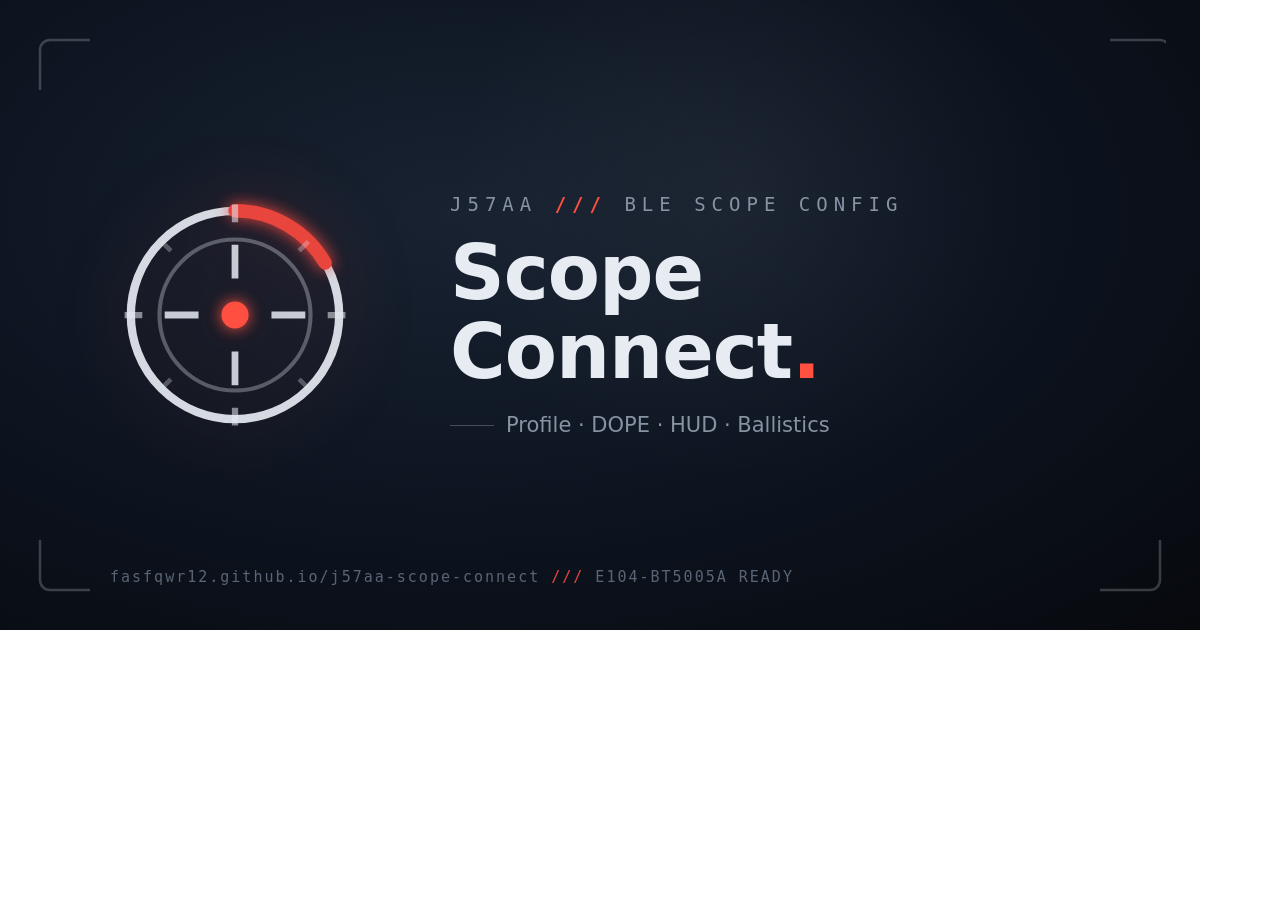
<file: tools/og-cover.html>
<!doctype html>
<html lang="zh-CN">
<head>
<meta charset="utf-8">
<title>OG Cover Render</title>
<style>
  html, body { margin:0; padding:0; }
  .cover {
    width:1200px; height:630px;
    background: radial-gradient(ellipse at 38% 34%, #182231 0%, #0d1420 52%, #07090d 100%);
    color:#e7ebf2;
    font-family:"Segoe UI", system-ui, sans-serif;
    position:relative;
    overflow:hidden;
    display:flex; align-items:center; gap:90px;
    padding:0 110px;
    box-sizing:border-box;
  }
  .cover::before {
    content:""; position:absolute; inset:0;
    background:
      radial-gradient(circle at 62% 30%, rgba(255,255,255,.045) 0%, transparent 34%);
    pointer-events:none;
  }
  .ticks { position:absolute; inset:34px; pointer-events:none; }
  .ticks path { stroke:rgba(231,235,242,.22); stroke-width:2.5; fill:none; }
  .emblem { width:250px; height:250px; flex-shrink:0; filter:drop-shadow(0 0 34px rgba(232,69,60,.28)); }
  .text { position:relative; }
  .kicker {
    color:#8792a3; font-size:19px; letter-spacing:6px;
    font-family:Consolas, monospace; margin-bottom:18px;
  }
  .kicker b { color:#ff5040; }
  h1 { margin:0; font-size:76px; line-height:1.04; letter-spacing:-1px; font-weight:800; }
  h1 span { color:#ff5040; }
  .sub {
    margin-top:22px; color:#8792a3; font-size:21px;
    display:flex; align-items:center; gap:12px;
  }
  .sub i { width:44px; height:1px; background:rgba(231,235,242,.25); }
  .foot {
    position:absolute; left:110px; bottom:44px;
    color:#596575; font-family:Consolas, monospace; font-size:15px; letter-spacing:2px;
  }
  .foot b { color:#e8453c; font-weight:400; }
</style>
</head>
<body>
<div class="cover">
  <svg class="ticks" viewBox="0 0 1132 562" preserveAspectRatio="none">
    <path d="M6 56 V16 a10 10 0 0 1 10-10 H56"/>
    <path d="M1076 6 h50 a10 10 0 0 1 10 10 v40"/>
    <path d="M1126 506 v40 a10 10 0 0 1-10 10 h-50"/>
    <path d="M56 556 H16 a10 10 0 0 1-10-10 v-40"/>
  </svg>
  <svg class="emblem" viewBox="0 0 48 48">
    <defs>
      <filter id="glow" x="-80%" y="-80%" width="260%" height="260%">
        <feGaussianBlur stdDeviation="1.4" result="b"/>
        <feMerge><feMergeNode in="b"/><feMergeNode in="SourceGraphic"/></feMerge>
      </filter>
    </defs>
    <circle cx="24" cy="24" r="20" fill="none" stroke="#e7ebf2" stroke-width="1.6" opacity=".92"/>
    <path d="M24 4 A20 20 0 0 1 41.3 14" fill="none" stroke="#e8453c" stroke-width="2.6" stroke-linecap="round" filter="url(#glow)"/>
    <circle cx="24" cy="24" r="14.5" fill="none" stroke="#e7ebf2" stroke-width=".8" opacity=".32"/>
    <path d="M24 2.8v3.4M24 41.8v3.4M2.8 24h3.4M41.8 24h3.4" stroke="#e7ebf2" stroke-width="1.2" opacity=".55"/>
    <path d="M9.9 9.9l1.8 1.8M36.3 36.3l1.8 1.8M38.1 9.9l-1.8 1.8M11.7 36.3l-1.8 1.8" stroke="#e7ebf2" stroke-width=".9" opacity=".3"/>
    <path d="M24 10.5v6.5M24 31v6.5M10.5 24h6.5M31 24h6.5" stroke="#e7ebf2" stroke-width="1.3" opacity=".85"/>
    <circle cx="24" cy="24" r="2.6" fill="#ff5040" filter="url(#glow)"/>
  </svg>
  <div class="text">
    <div class="kicker">J57AA <b>///</b> BLE SCOPE CONFIG</div>
    <h1>Scope<br>Connect<span>.</span></h1>
    <div class="sub"><i></i>Profile · DOPE · HUD · Ballistics</div>
  </div>
  <div class="foot">fasfqwr12.github.io/j57aa-scope-connect <b>///</b> E104-BT5005A READY</div>
</div>
</body>
</html>
</file>
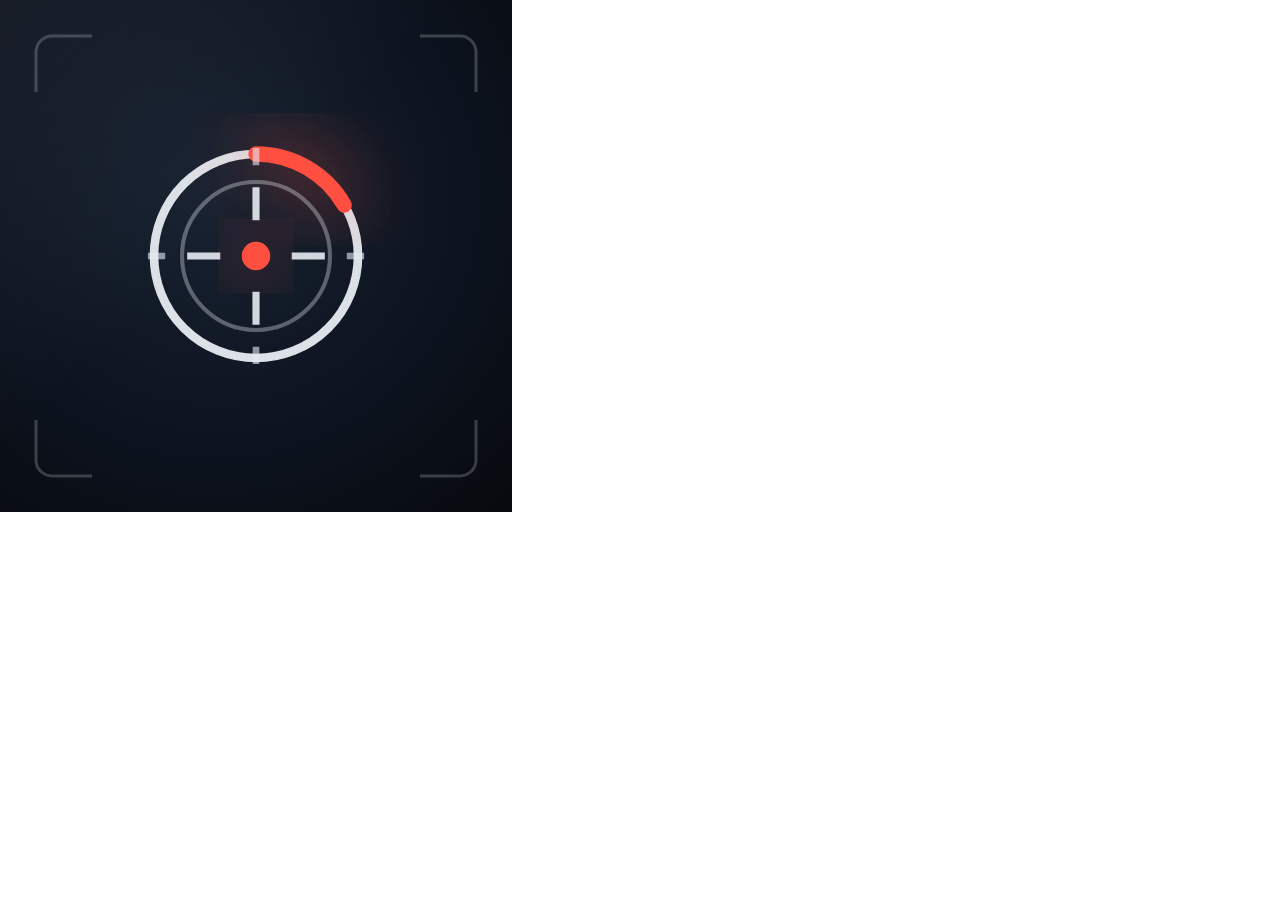
<file: tools/render-icon.html>
<!doctype html>
<html lang="zh-CN">
<head>
<meta charset="utf-8">
<title>Render Icon</title>
<style>
  html, body { margin:0; padding:0; background:transparent; }
  img { display:block; }
</style>
</head>
<body>
<img id="icon" src="../assets/icon.svg">
<script>
  const size = Number(new URLSearchParams(location.search).get("size")) || 512;
  const img = document.getElementById("icon");
  img.width = size; img.height = size;
</script>
</body>
</html>
</file>
<file: src/app.css>
/* ============================================================
   J57AA Scope Connect · v3 响应式 UI
   默认主题：卡其·军绿（olive）· 9 主题可切换
   ============================================================ */

/* ============ 主题调色板 ============ */
:root {
  color-scheme: light;
  --mono: Consolas, "Cascadia Mono", monospace;
  --ok: #2f7d3f; --warn: #9a6b00;
  --radius: 14px;
}
[data-theme="olive"] {
  --bg: #f0efe6; --tint: rgba(107,125,79,.06);
  --panel: #fbfbf6; --card: #fbfbf6; --card2: #f2f1e8;
  --line: rgba(50,52,30,.10); --line2: rgba(50,52,30,.18);
  --text: #23261a; --muted: #5f6650; --dim: #9aa08a;
  --accent: #6b7d4f; --accent-hot: #7d9160; --accent-deep: #4c5a36;
  --accent-soft: rgba(107,125,79,.10); --accent-line: rgba(107,125,79,.45);
  --hud: #a9c07e;
  --ok: #2f7d3f; --warn: #9a6b00;
}
[data-theme="light"] {
  --bg: #eef1f5; --tint: rgba(31,94,255,.05);
  --panel: #ffffff; --card: #ffffff; --card2: #f6f8fb;
  --line: rgba(18,30,50,.10); --line2: rgba(18,30,50,.18);
  --text: #17202e; --muted: #5c6b80; --dim: #93a0b3;
  --accent: #1f5eff; --accent-hot: #3d7bff; --accent-deep: #123eb8;
  --accent-soft: rgba(31,94,255,.08); --accent-line: rgba(31,94,255,.4);
  --hud: #3d7bff;
  --ok: #14953f; --warn: #b87500;
}
[data-theme="graphite"] {
  --bg: #f4f5f7; --tint: rgba(20,24,32,.04);
  --panel: #ffffff; --card: #ffffff; --card2: #f4f5f8;
  --line: rgba(20,24,32,.10); --line2: rgba(20,24,32,.20);
  --text: #171a20; --muted: #565e6c; --dim: #9aa1ad;
  --accent: #20242c; --accent-hot: #3a4150; --accent-deep: #14171e;
  --accent-soft: rgba(32,36,44,.07); --accent-line: rgba(32,36,44,.45);
  --hud: #e8ebf2;
  --ok: #14953f; --warn: #b87500;
}
[data-theme="teal"] {
  --bg: #ecf2f1; --tint: rgba(13,148,136,.05);
  --panel: #ffffff; --card: #ffffff; --card2: #f2f7f6;
  --line: rgba(10,40,36,.10); --line2: rgba(10,40,36,.18);
  --text: #12211e; --muted: #52706a; --dim: #90a5a0;
  --accent: #0d9488; --accent-hot: #14b8a6; --accent-deep: #0b6b62;
  --accent-soft: rgba(13,148,136,.09); --accent-line: rgba(13,148,136,.42);
  --hud: #2dd4bf;
  --ok: #14953f; --warn: #b87500;
}
[data-theme="warm"] {
  --bg: #faf6f0; --tint: rgba(232,102,44,.05);
  --panel: #fffefd; --card: #fffefd; --card2: #f7f0e6;
  --line: rgba(60,40,20,.10); --line2: rgba(60,40,20,.18);
  --text: #241c12; --muted: #6f6455; --dim: #a89c8a;
  --accent: #e8662c; --accent-hot: #f07a3e; --accent-deep: #b34a17;
  --accent-soft: rgba(232,102,44,.09); --accent-line: rgba(232,102,44,.42);
  --hud: #ff8a4d;
  --ok: #14953f; --warn: #a86200;
}
[data-theme="red"] {
  --bg: #07090d; --tint: rgba(232,69,60,.06);
  --panel: #0d1118; --card: #10151d; --card2: #141b25;
  --line: rgba(255,255,255,.09); --line2: rgba(255,255,255,.16);
  --text: #e7ebf2; --muted: #8792a3; --dim: #596575;
  --accent: #e8453c; --accent-hot: #ff5040; --accent-deep: #c5261d;
  --accent-soft: rgba(232,69,60,.11); --accent-line: rgba(232,69,60,.45);
  --hud: #ff5040;
  --ok: #22c55e; --warn: #f59e0b;
}
[data-theme="nv"] {
  --bg: #040906; --tint: rgba(0,255,150,.05);
  --panel: #08120c; --card: #0a1610; --card2: #0e1c14;
  --line: rgba(140,255,200,.10); --line2: rgba(140,255,200,.18);
  --text: #e9f6ee; --muted: #86a897; --dim: #4e6a5b;
  --accent: #00e589; --accent-hot: #4dffb0; --accent-deep: #008f56;
  --accent-soft: rgba(0,229,137,.10); --accent-line: rgba(0,229,137,.45);
  --hud: #4dffb0;
  --ok: #22c55e; --warn: #f59e0b;
}
[data-theme="cyan"] {
  --bg: #05080f; --tint: rgba(56,200,255,.06);
  --panel: #0a0f1a; --card: #0d1420; --card2: #111a2a;
  --line: rgba(160,220,255,.10); --line2: rgba(160,220,255,.18);
  --text: #e9eef6; --muted: #8497ad; --dim: #4d5e73;
  --accent: #38c8ff; --accent-hot: #6fdcff; --accent-deep: #0d7fc4;
  --accent-soft: rgba(56,200,255,.10); --accent-line: rgba(56,200,255,.45);
  --hud: #6fdcff;
  --ok: #22c55e; --warn: #f59e0b;
}
[data-theme="amber"] {
  --bg: #0b0805; --tint: rgba(255,171,46,.06);
  --panel: #140e07; --card: #181109; --card2: #1e160c;
  --line: rgba(255,214,150,.10); --line2: rgba(255,214,150,.18);
  --text: #f4ede3; --muted: #a89a82; --dim: #6a5f4d;
  --accent: #ffab2e; --accent-hot: #ffc45e; --accent-deep: #b06a00;
  --accent-soft: rgba(255,171,46,.10); --accent-line: rgba(255,171,46,.45);
  --hud: #ffc45e;
  --ok: #22c55e; --warn: #f59e0b;
}

/* 深色主题 color-scheme */
[data-theme="red"], [data-theme="nv"], [data-theme="cyan"], [data-theme="amber"] { color-scheme: dark; }

/* ============ 基础 ============ */
* { box-sizing: border-box; }
html, body { height: 100%; min-height: 100%; margin: 0; }
body {
  min-height: 100dvh;
  background: radial-gradient(1100px 500px at 18% -8%, var(--tint), transparent 60%), var(--bg);
  color: var(--text);
  font-family: "Segoe UI", "PingFang SC", system-ui, sans-serif;
  transition: background .3s, color .3s;
}
button, input, select { font: inherit; }
button { -webkit-tap-highlight-color: transparent; }

.app-shell {
  height: 100vh;
  height: 100dvh;
  min-height: 100%;
  display: flex;
  flex-direction: column;
  overflow: hidden;
}

/* ============ 顶栏 ============ */
.topbar {
  min-height: 60px;
  display: flex;
  align-items: center;
  gap: 12px;
  padding: 10px 18px;
  border-bottom: 1px solid var(--line);
  background: var(--panel);
  background: color-mix(in srgb, var(--panel) 90%, transparent);
  backdrop-filter: blur(10px);
  flex-shrink: 0;
}
.brand-logo { width: 38px; height: 38px; color: var(--text); flex-shrink: 0; }
.brand-block { display: flex; flex-direction: column; gap: 2px; min-width: 200px; }
h1, h2, h3 { margin: 0; }
h1 { font-size: 16px; line-height: 1.1; }
.brand-sub, .section-kicker { color: var(--dim); font-size: 10px; font-family: var(--mono); letter-spacing: 1.5px; }
.top-status {
  margin-left: auto;
  display: flex; align-items: center; gap: 8px;
  color: var(--muted); font-size: 13px;
}
.status-dot {
  width: 9px; height: 9px; border-radius: 50%;
  background: var(--dim);
  box-shadow: 0 0 0 3px color-mix(in srgb, var(--dim) 20%, transparent);
}
.status-dot.on { background: var(--ok); box-shadow: 0 0 0 3px color-mix(in srgb, var(--ok) 18%, transparent), 0 0 12px var(--ok); }
.status-dot.working { background: var(--warn); box-shadow: 0 0 0 3px color-mix(in srgb, var(--warn) 18%, transparent); animation: dotPulse 1s ease-in-out infinite alternate; }
.status-dot.bridge { background: #3f7fd6; box-shadow: 0 0 0 3px rgba(63,127,214,.18); }
@keyframes dotPulse {
  from { box-shadow: 0 0 0 3px color-mix(in srgb, var(--warn) 15%, transparent); }
  to   { box-shadow: 0 0 0 6px color-mix(in srgb, var(--warn) 30%, transparent), 0 0 14px var(--warn); }
}
.top-actions { display: flex; gap: 8px; }

/* ============ 按钮 ============ */
.btn {
  border: 1px solid var(--line2);
  background: var(--card);
  color: var(--text);
  border-radius: 10px;
  height: 36px;
  padding: 0 14px;
  cursor: pointer;
  white-space: nowrap;
  transition: border-color .2s, background .2s, box-shadow .2s;
}
.btn:hover { border-color: var(--accent-line); }
.btn.primary {
  border-color: transparent;
  background: linear-gradient(180deg, var(--accent-hot), var(--accent-deep));
  color: #fff;
  font-weight: 700;
  box-shadow: 0 6px 18px color-mix(in srgb, var(--accent) 30%, transparent);
}
.btn.compact { height: 30px; padding: 0 10px; font-size: 12px; border-radius: 8px; }
.file-btn { display: inline-flex; align-items: center; justify-content: center; }
.file-btn input { display: none; }

/* ============ 布局 ============ */
.app-layout {
  flex: 1;
  min-height: 0;
  display: grid;
  grid-template-columns: 176px minmax(400px, 1fr) minmax(340px, 400px);
  overflow: hidden;
}

/* ---- 左侧流程栏 ---- */
.flow-rail {
  border-right: 1px solid var(--line);
  background: var(--panel);
  background: color-mix(in srgb, var(--panel) 70%, transparent);
  padding: 14px 12px;
  overflow: auto;
}
.rail-title {
  color: var(--dim);
  font-size: 10px;
  font-weight: 800;
  font-family: var(--mono);
  letter-spacing: 2px;
  margin: 2px 4px 12px;
  text-transform: uppercase;
}
.step-list { display: grid; gap: 6px; }
.step-item {
  display: grid;
  grid-template-columns: 26px 1fr;
  gap: 2px 10px;
  text-align: left;
  padding: 10px 10px;
  border: 1px solid transparent;
  border-radius: 11px;
  background: transparent;
  color: var(--muted);
  cursor: pointer;
  transition: background .2s, border-color .2s;
}
.step-item .step-icon {
  grid-row: span 2;
  width: 20px; height: 20px;
  justify-self: center;
  align-self: center;
  color: var(--dim);
  transition: color .2s;
}
.step-item strong { color: var(--text); font-size: 14px; }
.step-item em { font-style: normal; font-size: 11px; color: var(--dim); }
.step-item:hover { background: var(--accent-soft); }
.step-item.active { background: var(--accent-soft); border-color: var(--accent-line); }
.step-item.active .step-icon { color: var(--accent); filter: drop-shadow(0 0 6px color-mix(in srgb, var(--accent) 55%, transparent)); }
.step-item.active strong { color: var(--accent-deep); }

/* ---- 中间工作区 ---- */
.workspace {
  min-width: 0;
  overflow: auto;
  padding: 16px;
}
.workspace-head {
  display: flex;
  align-items: center;
  justify-content: space-between;
  gap: 12px;
  margin-bottom: 14px;
}
.workspace-head h2 { font-size: 22px; line-height: 1.2; }
.section-kicker { color: var(--accent); font-weight: 700; }
.profile-strip { display: flex; align-items: center; gap: 7px; min-width: 340px; }
.profile-strip select { flex: 1; }

.section-panel { display: none; }
.section-panel.active { display: grid; gap: 12px; }

/* ---- 卡片 ---- */
.field-band {
  border: 1px solid var(--line);
  background: linear-gradient(180deg, var(--card2), var(--card));
  border-radius: var(--radius);
  padding: 14px;
  box-shadow: 0 2px 10px rgba(30,32,20,.04);
}
.band-head {
  display: flex;
  align-items: center;
  justify-content: space-between;
  gap: 10px;
  margin-bottom: 12px;
}
.band-head h3 { font-size: 15px; }
.source-pill {
  border: 1px solid var(--line2);
  border-radius: 999px;
  padding: 3px 9px;
  font-size: 11px;
  color: var(--muted);
  white-space: nowrap;
}
.source-pill.live { color: var(--ok); border-color: color-mix(in srgb, var(--ok) 40%, transparent); }
.source-pill.manual { color: var(--warn); border-color: color-mix(in srgb, var(--warn) 40%, transparent); }
.source-pill.pending { color: #3f7fd6; border-color: rgba(63,127,214,.42); }

/* ---- Hero（设备页） ---- */
.hero {
  position: relative;
  border: 1px solid var(--line);
  border-radius: var(--radius);
  overflow: hidden;
  background: radial-gradient(140% 120% at 20% 0%, var(--card2) 0%, var(--bg) 80%);
  padding: 22px 20px;
  display: flex;
  align-items: center;
  gap: 20px;
}
.hero::before, .hero::after {
  content: ""; position: absolute; width: 20px; height: 20px;
  border: 1.5px solid var(--line2);
}
.hero::before { left: 10px; top: 10px; border-right: none; border-bottom: none; border-radius: 6px 0 0 0; }
.hero::after { right: 10px; bottom: 10px; border-left: none; border-top: none; border-radius: 0 0 6px 0; }
.hero-emblem { width: 84px; height: 84px; color: var(--text); flex-shrink: 0; filter: drop-shadow(0 0 20px color-mix(in srgb, var(--accent) 30%, transparent)); }
.hero-name { font: 700 22px var(--mono); }
.hero-sub { font: 400 10px var(--mono); color: var(--dim); letter-spacing: 2px; margin-top: 5px; }

/* ---- 表单 ---- */
.form-grid {
  display: grid;
  grid-template-columns: repeat(auto-fit, minmax(174px, 1fr));
  gap: 10px;
}
.small-grid { grid-template-columns: repeat(auto-fit, minmax(150px, 1fr)); }
.form-grid label, .range-stack label {
  display: grid;
  gap: 5px;
  min-width: 0;
}
.form-grid span, .range-stack span {
  color: var(--muted);
  font-size: 12px;
}
input, select {
  width: 100%;
  min-width: 0;
  height: 38px;
  border: 1px solid var(--line2);
  border-radius: 9px;
  background: var(--card);
  color: var(--text);
  padding: 0 10px;
  outline: none;
  transition: border-color .2s, box-shadow .2s;
}
input:focus, select:focus { border-color: var(--accent); box-shadow: 0 0 0 3px var(--accent-soft); }
input[type="range"] { padding: 0; height: 26px; accent-color: var(--accent); }

/* 环境页大数字卡片 */
.env-grid input { font: 700 20px var(--mono); height: 46px; }

.preset-row, .action-row {
  display: flex;
  gap: 8px;
  align-items: center;
  flex-wrap: wrap;
  margin-bottom: 12px;
}
.preset-row select { flex: 1; min-width: 180px; }
.action-row { margin-bottom: 0; margin-top: 12px; }

/* ---- Profile 信息卡 ---- */
.profile-info {
  border: 1px solid var(--line);
  border-radius: 11px;
  background: var(--card2);
  padding: 12px;
  margin-bottom: 12px;
  display: grid;
  grid-template-columns: minmax(0, 1fr) minmax(220px, .8fr);
  gap: 10px;
}
.profile-info-main { display: grid; gap: 5px; min-width: 0; }
.profile-info-main span { color: var(--accent); font-size: 11px; font-weight: 800; font-family: var(--mono); letter-spacing: 1px; }
.profile-info-main strong { font-size: 16px; overflow-wrap: anywhere; }
.profile-info-main p { margin: 0; color: var(--muted); font-size: 12px; line-height: 1.45; }
.profile-info-specs, .validation-grid {
  display: grid;
  grid-template-columns: repeat(2, minmax(0, 1fr));
  gap: 8px;
}
.profile-info-specs div, .validation-grid div {
  min-width: 0;
  border: 1px solid var(--line);
  border-radius: 9px;
  background: var(--card);
  padding: 9px;
}
.profile-info-specs span, .validation-grid span {
  display: block;
  color: var(--muted);
  font-size: 11px;
  line-height: 1.45;
}
.profile-info-specs strong, .validation-grid strong {
  display: block;
  color: var(--text);
  font-size: 14px;
  margin-bottom: 3px;
}
.validation-note {
  margin-top: 10px;
  border: 1px solid color-mix(in srgb, var(--warn) 28%, transparent);
  border: 1px solid var(--line2);
  border-radius: 9px;
  background: var(--card2);
  background: color-mix(in srgb, var(--warn) 8%, transparent);
  color: var(--warn);
  padding: 10px 11px;
  font-size: 12px;
  line-height: 1.45;
}

/* ---- 指标卡 ---- */
.metric-grid, .preview-metrics, .sync-summary {
  display: grid;
  grid-template-columns: repeat(auto-fit, minmax(126px, 1fr));
  gap: 8px;
}
.metric, .preview-metrics div, .sync-summary div {
  min-height: 64px;
  border: 1px solid var(--line);
  border-radius: 11px;
  background: var(--card);
  padding: 10px 11px;
  display: grid;
  align-content: center;
  gap: 3px;
}
.metric span, .preview-metrics span, .sync-summary span { color: var(--muted); font-size: 11px; }
.metric strong, .preview-metrics strong, .sync-summary strong { font-size: 16px; font-family: var(--mono); overflow-wrap: anywhere; }

.range-stack { margin-top: 12px; display: grid; gap: 10px; }

/* ---- HUD 分区开关（LED 风格） ---- */
.toggle-grid {
  display: grid;
  grid-template-columns: repeat(auto-fit, minmax(148px, 1fr));
  gap: 8px;
}
.toggle-pill {
  min-height: 42px;
  display: flex;
  align-items: center;
  gap: 9px;
  border: 1px solid var(--line);
  border-radius: 11px;
  background: var(--card);
  padding: 0 12px;
  color: var(--muted);
  font-size: 13px;
  cursor: pointer;
  transition: .15s;
}
.toggle-pill input { display: none; }
.toggle-pill::before {
  content: "";
  width: 15px; height: 15px;
  border-radius: 4px;
  border: 1.5px solid var(--dim);
  flex-shrink: 0;
  transition: .15s;
}
.toggle-pill.on {
  border-color: var(--accent-line);
  background: var(--accent-soft);
  color: var(--text);
}
.toggle-pill.on::before {
  border-color: var(--accent);
  background: var(--accent);
  box-shadow: 0 0 8px color-mix(in srgb, var(--accent) 70%, transparent);
}

/* ---- 日志（保持暗色控制台质感） ---- */
.log-box {
  height: 190px;
  overflow: auto;
  border-radius: 11px;
  background: #10130c;
  border: 1px solid rgba(255,255,255,.08);
  padding: 10px;
  font-family: var(--mono);
  font-size: 12px;
  color: #c6d1df;
}
.log-line { margin-bottom: 5px; white-space: pre-wrap; overflow-wrap: anywhere; }
.log-line.tx { color: #7dd3fc; }
.log-line.rx { color: #86efac; }
.log-line.err { color: #fca5a5; }
.log-line.warn { color: #facc15; }

/* ============ 右侧预览 ============ */
.preview-rail {
  min-width: 0;
  border-left: 1px solid var(--line);
  background: var(--panel);
  background: color-mix(in srgb, var(--panel) 70%, transparent);
  padding: 14px;
  overflow: auto;
}
.solve-strip {
  height: 48px;
  border: 1px solid color-mix(in srgb, var(--ok) 26%, transparent);
  border: 1px solid var(--line2);
  border-radius: 11px;
  background: var(--card);
  background: color-mix(in srgb, var(--ok) 9%, transparent);
  display: grid;
  grid-template-columns: 1fr auto auto;
  align-items: center;
  gap: 10px;
  padding: 0 13px;
  margin-bottom: 10px;
  transition: border-color .25s, background .25s;
}
.solve-strip span { color: var(--ok); font-weight: 900; font-family: var(--mono); }
.solve-strip strong { font-family: var(--mono); }
.solve-strip em { color: var(--muted); font-style: normal; }
.solve-strip.warn { border-color: color-mix(in srgb, var(--warn) 42%, transparent); background: color-mix(in srgb, var(--warn) 10%, transparent); }
.solve-strip.warn span { color: var(--warn); }
.solve-strip.bad { border-color: color-mix(in srgb, #e8453c 50%, transparent); background: color-mix(in srgb, #e8453c 10%, transparent); }
.solve-strip.bad span { color: #e8453c; }

/* ---- 连接引导 ---- */
.connect-hint {
  display: flex;
  align-items: center;
  gap: 12px;
  border: 1px solid var(--line);
  border-radius: 11px;
  background: var(--card2);
  padding: 9px 12px;
  margin-bottom: 10px;
}
.connect-hint img { height: 52px; width: auto; flex-shrink: 0; }
.connect-hint div { display: grid; gap: 3px; min-width: 0; flex: 1; }
.connect-hint strong { font-size: 13px; }
.connect-hint span { color: var(--muted); font-size: 11px; }
body.ble-live .connect-hint { display: none; }

/* ---- 镜筒预览 ---- */
.scope-preview {
  position: relative;
  aspect-ratio: 1 / 1;
  border-radius: 50%;  overflow: hidden;
  background:
    url("../assets/scope-view.svg?v=20260703_v3") center / cover no-repeat,
    radial-gradient(circle at 50% 50%, #f1f0eb 0%, #e5e3dc 48%, #b9bab6 100%);
  border: 9px solid #23282f;
  box-shadow: inset 0 0 70px rgba(0,0,0,.35), 0 18px 48px rgba(0,0,0,.35);
}
.scope-preview::after {
  content: "";
  position: absolute;
  inset: 0;
  border-radius: 50%;
  box-shadow: inset 0 0 48px rgba(0,0,0,.35), inset 0 0 6px rgba(0,0,0,.82);
  pointer-events: none;
  z-index: 30;
}
.scope-hud-top {
  position: absolute;
  left: 0; right: 0; top: 0;
  height: 25%;
  background: #020202;
  z-index: 20;
  color: var(--hud);
  font-family: var(--mono);
  display: grid;
  grid-template-columns: 1.4fr 1fr .9fr;
  gap: 6px;
  align-items: center;
  padding: 8% 16% 3%;
  text-shadow: 0 0 7px var(--hud), 0 0 16px color-mix(in srgb, var(--hud) 55%, transparent);
}
.scope-hud-top::after {
  content: "";
  position: absolute;
  left: 0; right: 0; bottom: -10px; height: 18px;
  background: linear-gradient(180deg, #020202, transparent);
}
.hud-cell {
  display: flex;
  align-items: baseline;
  justify-content: center;
  gap: 3px;
  min-width: 0;
  transition: opacity .25s;
}
.hud-cell span { font-size: 8px; color: color-mix(in srgb, var(--hud) 70%, #fff); font-weight: 800; }
.hud-cell strong { font-size: 22px; line-height: 1; }
.hud-cell em { font-size: 9px; font-style: normal; color: color-mix(in srgb, var(--hud) 70%, #fff); }
.hud-cell.primary strong { font-size: 36px; }
.scope-hud-top.hide-distance .hud-cell.primary { opacity: .18; }
.scope-hud-top.hide-wind .hud-cell:nth-child(2) { opacity: .18; }
.scope-hud-top.hide-angle .hud-cell:nth-child(3) { opacity: .18; }

.reticle-cross {
  position: absolute;
  background: rgba(0,0,0,.72);
  z-index: 8;
}
.reticle-cross.horizontal { left: 8%; right: 8%; top: 50%; height: 1px; }
.reticle-cross.vertical { top: 35%; bottom: 10%; left: 50%; width: 1px; }
.reticle-dots { position: absolute; inset: 0; z-index: 10; }
.reticle-dots span {
  position: absolute;
  width: 5px; height: 5px;
  border-radius: 50%;
  background: rgba(0,0,0,.36);
  transform: translate(-50%, -50%);
}
.aim-dot {
  position: absolute;
  width: 11px; height: 11px;
  border-radius: 50%;
  background: var(--hud);
  box-shadow: 0 0 8px var(--hud), 0 0 22px var(--hud);
  transform: translate(-50%, -50%);
  z-index: 16;
  display: none;
}
.aim-dot.show { display: block; }
.shot-x {
  position: absolute;
  left: 50%; top: 50%;
  transform: translate(-50%, -50%);
  display: none;
  z-index: 22;
  font: 900 46px/1 var(--mono);
  color: #ff2118;
  text-shadow: 0 0 12px #ff2118, 0 0 34px rgba(255,33,24,.8);
}
.shot-x.show { display: block; animation: pulseX .8s ease-in-out infinite alternate; }
.shot-x.disabled-zone { opacity: .15; }
@keyframes pulseX { from { opacity: .58; transform: translate(-50%, -50%) scale(.96); } to { opacity: 1; transform: translate(-50%, -50%) scale(1.06); } }
.hud-fault {
  position: absolute;
  left: 50%; top: 70%;
  transform: translateX(-50%);
  display: none;
  z-index: 18;
  padding: 4px 9px;
  border: 1px solid rgba(232,69,60,.55);
  border-radius: 6px;
  background: rgba(0,0,0,.72);
  color: #ff5040;
  font: 800 12px var(--mono);
}
.hud-fault.show { display: block; }

.target-shape {
  position: absolute;
  left: 50%; top: 59%;
  width: 138px; height: 128px;
  transform: translate(-50%, -50%) scale(.8);
  transform-origin: 50% 58%;
  opacity: .88;
  z-index: 5;
}
.target-shape img {
  width: 100%; height: 100%;
  display: block;
  filter: drop-shadow(0 2px 4px rgba(0,0,0,.18));
}

.preview-metrics { margin-top: 10px; grid-template-columns: 1fr 1fr; }

/* ============ 移动端底部 Tab ============ */
.mobile-tabs {
  display: none;
  flex-shrink: 0;
  border-top: 1px solid var(--line);
  background: var(--panel);
  background: color-mix(in srgb, var(--panel) 94%, transparent);
  backdrop-filter: blur(12px);
  padding: 7px calc(8px + env(safe-area-inset-right)) calc(7px + env(safe-area-inset-bottom)) calc(8px + env(safe-area-inset-left));
}
.mobile-tabs button {
  border: 1px solid transparent;
  background: transparent;
  color: var(--dim);
  border-radius: 10px;
  min-height: 44px;
  display: grid;
  gap: 3px;
  justify-items: center;
  align-items: center;
  font-size: 11px;
  padding: 4px 0;
}
.mobile-tabs button svg { width: 20px; height: 20px; }
.mobile-tabs button.active { color: var(--accent-deep); border-color: var(--accent-line); background: var(--accent-soft); }
.mobile-tabs button.active svg { color: var(--accent); filter: drop-shadow(0 0 6px color-mix(in srgb, var(--accent) 55%, transparent)); }

/* 在线固件库 */
.ota-online-row { margin-bottom: 12px; }
.ota-online-head { font-size: 12px; color: var(--muted); margin-bottom: 6px; }
.ota-online-list { display: grid; gap: 6px; }
.ota-online-empty { font-size: 12px; color: var(--dim); }
.ota-online-item {
  display: flex; align-items: center; gap: 10px;
  border: 1px solid var(--line); border-radius: 10px;
  background: var(--card); padding: 9px 12px;
  cursor: pointer; transition: .15s;
}
.ota-online-item:hover { border-color: var(--accent-line); }
.ota-online-item .fw-name { font-size: 13px; font-weight: 600; }
.ota-online-item .fw-tag {
  font: 700 9px var(--mono); letter-spacing: 1px;
  border: 1px solid var(--line2); border-radius: 999px; padding: 2px 7px;
  color: var(--muted); white-space: nowrap;
}
.ota-online-item .fw-tag.w515 { color: var(--accent-deep); border-color: var(--accent-line); }
.ota-online-item .fw-tag.n32 { color: var(--warn); border-color: color-mix(in srgb, var(--warn) 40%, transparent); }
.ota-online-item .fw-tag.rec { color: var(--ok); border-color: color-mix(in srgb, var(--ok) 40%, transparent); }
.ota-online-item .fw-notes { flex: 1; min-width: 0; font-size: 11px; color: var(--dim); overflow: hidden; text-overflow: ellipsis; white-space: nowrap; }

/* ============ 升级（OTA） ============ */
.ota-board-grid { display: grid; grid-template-columns: repeat(2, minmax(0, 1fr)); gap: 10px; }
.ota-board { min-width: 0; padding: 12px; border: 1px solid var(--accent-line); border-radius: 11px; background: var(--accent-soft); }
.ota-board h4 { font: 600 12px var(--mono); color: var(--muted); margin: 0 0 8px; }
.ota-board > strong { font-size: 19px; color: var(--accent-deep); }
.ota-board p { white-space: pre-line; overflow-wrap: anywhere; font-size: 12px; line-height: 1.7; margin: 8px 0 0; }
.ota-notice { color: var(--muted); font-size: 12px; line-height: 1.7; overflow-wrap: anywhere; }
.ota-check { display: flex; align-items: flex-start; gap: 8px; font-size: 12px; line-height: 1.7; margin: 10px 0; }
.ota-check[hidden] { display: none; }
.ota-check input { width: 18px; height: 18px; flex: none; }
.ota-online-item { width: 100%; text-align: left; color: var(--text); white-space: normal; overflow-wrap: anywhere; }
button:disabled { cursor: not-allowed; opacity: .55; }
@media (max-width: 520px) { .ota-board-grid { gap: 6px; } .ota-board { padding: 8px; } .ota-board > strong { font-size: 16px; } }
.ota-target-row { display: grid; grid-template-columns: 1fr 1fr; gap: 8px; margin-bottom: 12px; }
.ota-target {
  border: 1px solid var(--line);
  border-radius: 11px;
  background: var(--card);
  padding: 11px 12px;
  display: grid; gap: 4px;
  cursor: pointer;
  transition: .15s;
}
.ota-target input { display: none; }
.ota-target strong { font-size: 14px; color: var(--muted); }
.ota-target span { font-size: 11px; color: var(--dim); }
.ota-target.selected { border-color: var(--accent-line); background: var(--accent-soft); }
.ota-target.selected strong { color: var(--text); }

.ota-file-row { display: flex; gap: 10px; align-items: center; flex-wrap: wrap; margin-bottom: 12px; }
.ota-file-btn {
  display: inline-flex; align-items: center; justify-content: center;
  height: 38px; padding: 0 16px;
  border: 1.5px dashed var(--accent-line);
  border-radius: 10px;
  color: var(--accent-deep);
  font-weight: 600; font-size: 13px;
  cursor: pointer;
  background: var(--accent-soft);
}
.ota-file-btn input { display: none; }
.ota-file-meta { flex: 1; min-width: 200px; font-size: 12px; color: var(--muted); }
.ota-file-meta strong { color: var(--text); }

.ota-stage-list { display: flex; flex-wrap: wrap; gap: 6px; margin-bottom: 12px; }
.ota-stage {
  font-size: 11px;
  border: 1px solid var(--line);
  border-radius: 999px;
  padding: 4px 10px;
  color: var(--dim);
}
.ota-stage.done { color: var(--ok); border-color: color-mix(in srgb, var(--ok) 40%, transparent); }
.ota-stage.active { color: var(--accent-deep); border-color: var(--accent-line); background: var(--accent-soft); font-weight: 700; }

.ota-progress-bar {
  height: 14px;
  border-radius: 8px;
  border: 1px solid var(--line2);
  background: var(--card2);
  overflow: hidden;
  margin-bottom: 12px;
}
.ota-progress-fill {
  height: 100%;
  width: 0;
  background: linear-gradient(90deg, var(--accent), var(--accent-hot));
  box-shadow: 0 0 10px color-mix(in srgb, var(--accent) 60%, transparent);
  transition: width .2s;
}
.ota-stats { display: grid; grid-template-columns: repeat(4, 1fr); gap: 8px; }
.ota-stats div { border: 1px solid var(--line); border-radius: 9px; background: var(--card); padding: 8px 10px; }
.ota-stats span { display: block; color: var(--muted); font-size: 10px; margin-bottom: 2px; }
.ota-stats strong { font: 700 14px var(--mono); }
.ota-log { height: 150px; }

@media (max-width: 900px) {
  .ota-target-row, .ota-stats { grid-template-columns: 1fr 1fr; }
}
@media (max-width: 520px) {
  .ota-stats { grid-template-columns: 1fr 1fr; }
  .ota-file-meta { flex-basis: 100%; }
}

/* ============ 兼容性兜底 ============ */
/* aspect-ratio 不支持（旧内核）：给固定高度 */
@supports not (aspect-ratio: 1) {
  .scope-preview { aspect-ratio: auto; height: 340px; }
  .phone .screen { min-height: 500px; }
}
/* env() 安全区不支持时忽略，无害 */

/* ============ 响应式 ============ */
@media (max-width: 1180px) {
  .app-layout { grid-template-columns: 148px minmax(320px, 1fr) minmax(300px, 360px); }
  .profile-strip { min-width: 260px; }
  .hud-cell.primary strong { font-size: 30px; }
  .hud-cell strong { font-size: 18px; }
}

@media (max-width: 900px) {
  body { overflow: auto; }
  .app-shell {
    height: auto;
    min-height: 100vh;
    min-height: 100dvh;
    overflow: visible;
    padding-bottom: calc(76px + env(safe-area-inset-bottom));
  }
  .topbar { min-height: 56px; padding: 8px 12px; gap: 9px; }
  .brand-block { min-width: 0; flex: 1; }
  .brand-logo { width: 32px; height: 32px; }
  h1 { font-size: 15px; }
  .brand-sub { display: none; }
  .top-status { margin-left: 0; font-size: 12px; }
  #btn-open-hud { display: none; }
  .app-layout {
    display: flex;
    flex-direction: column;
    overflow: visible;
  }
  .flow-rail { display: none; }
  .preview-rail {
    order: 1;
    border-left: none;
    border-bottom: 1px solid var(--line);
    padding: 12px;
    overflow: visible;
  }
  .workspace { order: 2; overflow: visible; padding: 12px; }
  .workspace-head { align-items: stretch; flex-direction: column; gap: 8px; }
  .workspace-head h2 { font-size: 19px; }
  .profile-strip { min-width: 0; width: 100%; }
  .profile-strip .btn { flex: 0 0 auto; }
  .scope-preview {
    max-width: min(100%, 380px);
    margin: 0 auto;
    border-width: 7px;
  }
  .solve-strip, .preview-metrics, .connect-hint {
    max-width: 380px;
    margin-left: auto;
    margin-right: auto;
  }
  .connect-hint { margin-bottom: 10px; }
  .solve-strip { margin-bottom: 10px; }
  .form-grid { grid-template-columns: 1fr 1fr; }
  .profile-info { grid-template-columns: 1fr; }
  .field-band { padding: 12px; }
  .hero { padding: 18px 16px; }
  .hero-emblem { width: 64px; height: 64px; }
  .mobile-tabs {
    position: fixed;
    left: 0; right: 0; bottom: 0;
    z-index: 60;
    display: grid;
    grid-template-columns: repeat(7, minmax(0, 1fr));
    gap: 4px;
  }
}

@media (max-width: 520px) {
  .topbar { min-height: 52px; }
  .brand-logo { width: 28px; height: 28px; }
  .top-status { max-width: 108px; overflow: hidden; white-space: nowrap; }
  .top-actions .btn.primary { padding: 0 10px; font-size: 13px; }
  .form-grid { grid-template-columns: 1fr; }
  .profile-info-specs, .validation-grid { grid-template-columns: 1fr; }
  .preset-row select, .preset-row .btn { flex: 1 1 auto; }
  .action-row .btn { flex: 1 1 44%; }
  .hud-cell.primary strong { font-size: 28px; }
  .hud-cell strong { font-size: 17px; }
  .scope-hud-top { padding-left: 14%; padding-right: 14%; }
  .env-grid input { font-size: 17px; }
  .connect-hint img { height: 42px; }
  .connect-hint span { display: none; }
  .mobile-tabs button { font-size: 10px; }
}
</file>
<file: src/ui-refinement.css>
/* Scope Connect · Quiet Olive. Product UI, not a promotional landing page. */
:root {
  --ui-font: "Segoe UI", "PingFang SC", "Microsoft YaHei", system-ui, sans-serif; --ui-radius: 12px;
  --action-bg: var(--accent-deep); --action-hover: var(--accent-deep); --action-text: #fff;
  --nav-active: var(--accent-deep); --status-error: #b23a32; --status-warn: #8a5f00; --status-ok: #2f703e; --status-tx: #215f7a;
}
[data-theme="red"], [data-theme="nv"], [data-theme="cyan"], [data-theme="amber"] {
  --action-bg: var(--accent); --action-hover: var(--accent-hot); --action-text: var(--bg);
  --nav-active: var(--accent-hot); --status-error: #ffada5; --status-warn: var(--warn); --status-ok: var(--ok); --status-tx: #7dd3fc;
}
[data-theme="olive"] {
  --bg: #f5f6f2; --panel: #f0f2eb; --card: #fdfdfa; --card2: #f4f5ef;
  --text: #2e352c; --muted: #656e60; --dim: #757e6e;
  --line: #e4e7dd; --line2: #cdd3c3;
  --accent: #63764c; --accent-deep: #4d623a; --accent-hot: #728359;
  --accent-soft: #eaf0e1; --accent-line: #a5b594; --radius: 12px;
}
body { background: var(--bg); color: var(--text); font: 14px/1.6 var(--ui-font); }
[hidden] { display: none !important; }
button, input, select, summary { touch-action: manipulation; }
button:focus-visible, summary:focus-visible, a:focus-visible { outline: 2px solid var(--accent); outline-offset: 4px; }
button:disabled { cursor: not-allowed; opacity: .55; box-shadow: none; }
.btn { display: inline-flex; align-items: center; justify-content: center; gap: 7px; height: auto; min-height: 40px; padding: 8px 15px; font-size: 13px; font-weight: 500; border: 1px solid var(--line2); border-radius: 7px; background: var(--card); color: var(--text); box-shadow: 0 1px 2px #18230d05; }
.btn:hover:not(:disabled) { background: var(--card2); border-color: var(--accent-line); }
.btn.primary { background: var(--action-bg); border-color: var(--action-bg); color: var(--action-text); font-weight: 500; box-shadow: none; }
.btn.primary:hover:not(:disabled) { background: var(--action-hover); border-color: var(--action-hover); box-shadow: 0 0 0 2px var(--accent-soft); }
.btn.compact { height: auto; min-height: 34px; padding: 6px 10px; font-size: 12px; border-radius: 6px; }
.btn svg { width: 16px; height: 16px; flex: none; }
.topbar { min-height: 72px; padding: 14px clamp(20px, 3vw, 44px); gap: 20px; background: var(--card); color: var(--text); border: 0; border-bottom: 1px solid var(--line); backdrop-filter: none; }
.brand-lockup { display: flex; gap: 10px; align-items: center; min-width: 0; }
.brand-symbol { width: 34px; height: 34px; display: grid; place-items: center; border-radius: 10px; background: var(--accent-deep); color: #fff; flex: none; }
.brand-symbol svg { width: 25px; height: 25px; }
.brand-block { min-width: 0; display: grid; gap: 2px; }
h1 { font-size: 16px; font-weight: 600; line-height: 1.3; letter-spacing: -.35px; white-space: nowrap; }
.brand-kicker { color: var(--muted); font-size: 11px; line-height: 1.4; }
.top-status { margin-left: auto; min-width: 0; color: var(--muted); font-size: 12px; gap: 7px; max-width: 220px; }
/* 版本标记：让用户一眼确认拿到的是哪一版（排查"没上线/缓存"用） */
.build-tag { font-family: var(--mono); font-size: 10.5px; letter-spacing: .3px; color: var(--muted); opacity: .8; padding: 1px 5px; border: 1px solid color-mix(in srgb, var(--muted) 35%, transparent); border-radius: 6px; white-space: nowrap; }
#connection-label { min-width: 0; white-space: nowrap; text-overflow: ellipsis; overflow: hidden; }
.status-dot { width: 6px; height: 6px; box-shadow: none; flex: none; }
.status-dot.on { box-shadow: none; }
.top-actions { gap: 8px; align-items: center; }
#btn-open-hud { background: transparent; border-color: transparent; color: var(--muted); }
.app-layout { display: grid; grid-template-columns: minmax(0, 1fr) 296px; grid-template-rows: auto minmax(0, 1fr); width: 100%; max-width: 1440px; margin-inline: auto; }
.flow-rail { grid-column: 1 / -1; display: flex; align-items: center; padding: 0 36px; border: 0; border-bottom: 1px solid var(--line); background: transparent; overflow: visible; }
.rail-title, .rail-footer { display: none; }
.step-list { display: flex; gap: 24px; }
.step-item { position: relative; display: flex; align-items: center; gap: 7px; min-height: 54px; padding: 0 2px; border: 0; border-radius: 0; background: transparent; }
.step-item .step-icon { width: 16px; height: 16px; color: var(--muted); }
.step-item strong { font-size: 13px; font-weight: 500; color: var(--muted); }
.step-item:hover { background: transparent; }
.step-item:hover strong { color: var(--text); }
.step-item.active { border: 0; background: transparent; box-shadow: inset 0 -2px var(--accent); }
.step-item.active strong, .step-item.active .step-icon { color: var(--nav-active); filter: none; }
.workspace { min-width: 0; padding: 30px 36px 40px; overflow: auto; }
.workspace-head { align-items: center; gap: 20px; flex-wrap: wrap; margin-bottom: 24px; }
.workspace-head > div:first-child { min-width: 0; }
.section-kicker { display: none; }
.workspace-head h2 { font-size: 26px; font-weight: 600; line-height: 1.4; letter-spacing: -.5px; }
.section-description { margin: 5px 0 0; font-size: 13px; color: var(--muted); }
.profile-strip { min-width: 0; max-width: 340px; flex: 1 1 290px; flex-wrap: wrap; gap: 6px; }
.profile-caption { color: var(--muted); font-size: 11px; flex-basis: 100%; }
.profile-strip select { width: auto; min-width: 90px; height: 36px; font-size: 13px; }
body[data-page="device"] .profile-strip, body[data-page="upgrade"] .profile-strip { display: none; }
.section-panel.active { gap: 20px; }
.field-band { background: var(--card); border: 1px solid var(--line); border-radius: var(--ui-radius); padding: 24px; min-width: 0; box-shadow: 0 2px 4px #16230f02; }
.band-head { margin-bottom: 20px; flex-wrap: wrap; gap: 10px; }
.band-head h3 { font-size: 15px; font-weight: 600; line-height: 1.5; }
.source-pill { font-size: 11px; font-weight: 400; padding: 2px 7px; border-radius: 5px; background: var(--card2); border-color: var(--line); color: var(--muted); }
.source-pill.pending { color: var(--muted); border-color: var(--line); }
.form-grid { grid-template-columns: repeat(2, minmax(0, 1fr)); gap: 16px; }
.form-grid label { min-width: 0; gap: 6px; }
.form-grid label > span { color: var(--muted); font-size: 12px; }
input, select { height: 42px; border-radius: 7px; font-size: 14px; background: var(--card); border-color: var(--line2); }
input:disabled { color: var(--muted); background: var(--card2); }
.action-row { gap: 8px; margin-top: 20px; }
.device-overview { display: flex; align-items: center; gap: 16px; padding: 24px; min-width: 0; border: 1px solid var(--line); border-radius: var(--ui-radius); background: var(--panel); }
.device-symbol { display: grid; place-items: center; flex: none; width: 58px; height: 58px; color: var(--accent-deep); background: var(--card); border: 1px solid var(--line); border-radius: 14px; }
.device-symbol svg { width: 32px; height: 32px; }
.eyebrow { display: block; font-size: 11px; color: var(--muted); margin-bottom: 4px; }
.device-identity { min-width: 0; }
.device-identity h3 { font-size: 21px; line-height: 1.4; font-weight: 600; letter-spacing: -.5px; }
.device-identity p { font-size: 11px; color: var(--muted); margin: 5px 0 0; }
.device-local-note { margin: 0 0 0 auto; font-size: 12px; color: var(--muted); line-height: 1.8; }
.device-local-note span { font-size: 11px; }
.connection-panel .source-pill { background: transparent; border: 0; color: var(--muted); }
.connection-advanced { margin-top: 20px; border-top: 1px solid var(--line); }
.connection-advanced summary, .transfer-details summary { display: flex; align-items: center; gap: 8px; min-height: 46px; cursor: pointer; list-style: none; font-size: 12px; color: var(--text); }
summary::-webkit-details-marker { display: none; }
.connection-advanced summary::before, .transfer-details summary::before { content: "›"; width: 12px; color: var(--muted); font-size: 18px; transition: transform .15s; }
.connection-advanced[open] summary::before, .transfer-details[open] summary::before { transform: rotate(90deg); }
.details-hint, .transfer-details summary span { margin-left: auto; color: var(--muted); font-size: 11px; }
.field-help { color: var(--muted); font-size: 12px; margin: 0 0 16px; }
.connection-advanced .form-grid { margin-bottom: 16px; }
.connection-panel .action-row { margin-top: 10px; }
.metric-grid { grid-template-columns: repeat(4, minmax(0, 1fr)); gap: 16px; }
.metric { min-width: 0; min-height: 48px; border: 0; border-left: 1px solid var(--line); background: transparent; padding: 0 0 0 14px; border-radius: 0; gap: 6px; }
.metric:first-child { border: 0; padding-left: 0; }
.metric strong { font-size: 17px; font-weight: 500; }
.profile-info { grid-template-columns: minmax(0, 1fr); background: var(--card2); border-radius: 8px; padding: 16px; gap: 12px; margin-bottom: 20px; }
.profile-info-specs div, .validation-grid div, .sync-summary div { border-radius: 7px; background: var(--card); padding: 12px; }
.toggle-pill { position: relative; border-radius: 7px; }
.toggle-pill.on::before { box-shadow: none; }
.toggle-pill input, .ota-file-btn input, .file-btn input { display: block; position: absolute; width: 1px; height: 1px; padding: 0; margin: -1px; clip-path: inset(50%); overflow: hidden; border: 0; }
.toggle-pill:focus-within, .ota-file-btn:focus-within, .file-btn:focus-within { outline: 2px solid var(--accent); outline-offset: 3px; }
.file-btn, .ota-file-btn { position: relative; }
.preview-rail { min-width: 0; padding: 32px 24px; background: transparent; border-left: 1px solid var(--line); }
.preview-heading { display: flex; align-items: center; justify-content: space-between; gap: 8px; margin-bottom: 12px; }
.preview-heading h3 { font-size: 14px; font-weight: 600; }
.preview-heading .hero-eyebrow { display: none; }
.preview-desktop-label { font-size: 10px; color: var(--muted); }
#btn-preview-toggle { display: none; }
.preview-disclaimer { color: var(--muted); font-size: 12px; line-height: 1.75; margin: 0 0 24px; }
.scope-preview { max-width: 100%; margin: 20px auto; box-shadow: none; }
.solve-strip { border-radius: 7px; }
.connect-hint { background: var(--card); border-radius: 7px; padding: 10px; }
.connect-hint img { height: 30px; }
.connect-hint span { font-size: 10px; }
.preview-metrics { grid-template-columns: repeat(2, minmax(0, 1fr)); gap: 0; margin-top: 20px; border-top: 1px solid var(--line); }
.preview-metrics div { background: transparent; border: 0; border-bottom: 1px solid var(--line); border-radius: 0; padding: 14px 4px; }
.preview-metrics strong { font-size: 14px; font-weight: 500; }
body[data-page="upgrade"] .app-layout { grid-template-columns: minmax(0, 1fr); }
body[data-page="upgrade"] .workspace { width: 100%; max-width: 1180px; margin-inline: auto; }
body[data-page="upgrade"] .preview-rail { display: none; }
[data-panel="upgrade"].active { gap: 16px; }
.ota-intro { display: flex; align-items: center; flex-wrap: wrap; gap: 8px 20px; padding: 0 0 2px; color: var(--muted); }
.ota-intro-badge { display: inline-flex; align-items: center; gap: 6px; font-size: 12px; color: var(--warn); }
.ota-intro-badge svg { width: 15px; height: 15px; }
.ota-intro p { margin: 0; font-size: 12px; }
.ota-console { display: grid; grid-template-columns: minmax(0, .94fr) minmax(0, 1.06fr); align-items: stretch; border: 1px solid var(--line); border-radius: var(--ui-radius); background: var(--card); }
.ota-console > .field-band { padding: 24px 28px; border: 0; border-radius: 0; box-shadow: none; background: transparent; }
.ota-console > .ota-selection { border-left: 1px solid var(--line); }
.numbered-heading { display: flex; align-items: center; gap: 10px; min-width: 0; }
.step-number { display: inline-grid; place-items: center; width: 25px; height: 25px; flex: none; border: 1px solid var(--line2); border-radius: 50%; font-size: 11px; color: var(--muted); }
.numbered-heading p { margin: 3px 0 0; font-size: 12px; color: var(--muted); }
.ota-notice { font-size: 12px; color: var(--muted); line-height: 1.85; margin: 16px 0; }
.ota-preflight > .ota-notice { padding: 12px 14px; margin: 0 0 16px; border-radius: 7px; background: var(--card2); }
#ota-query-status { min-height: 42px; margin-bottom: 16px; }
.ota-board-grid { display: grid; grid-template-columns: minmax(0, 1fr); gap: 0; }
.ota-board { display: grid; grid-template-columns: minmax(0, 1fr) auto; gap: 5px 12px; padding: 16px 0; border: 0; border-bottom: 1px solid var(--line); border-radius: 0; background: transparent; }
.ota-board h4 { display: flex; align-items: center; gap: 8px; margin: 0; font: 500 13px/1.6 var(--ui-font); color: var(--text); }
.ota-board h4 svg { width: 16px; height: 16px; flex: none; color: var(--muted); }
.ota-board > strong { align-self: start; font-size: 11px; font-weight: 500; color: var(--muted); background: var(--card2); border-radius: 4px; padding: 2px 7px; }
.ota-board > strong[data-mode="APP"] { color: var(--ok); }
.ota-board > strong[data-mode="BOOT"] { color: var(--warn); }
.ota-board p { grid-column: 1 / -1; font-size: 12px; line-height: 1.8; margin: 2px 0 0; color: var(--muted); overflow-wrap: anywhere; }
.ota-ver-badges { grid-column: 1 / -1; display: flex; align-items: center; flex-wrap: wrap; gap: 6px; margin: 4px 0 0; }
.ota-ver-badges .ver-pill { display: inline-flex; align-items: center; gap: 5px; border-radius: 999px; padding: 3px 11px; font: 600 13px/1.4 var(--mono); border: 1px solid var(--line2); background: var(--card2); color: var(--text); }
.ota-ver-badges .ver-pill .k { font: 500 10px/1 var(--ui-font); color: var(--muted); letter-spacing: .5px; }
.ota-ver-badges .ver-pill.dim { font-size: 11px; padding: 2px 9px; color: var(--muted); }
.ota-probe-row { display: flex; align-items: center; gap: 10px; flex-wrap: wrap; }
.ota-scope { display: inline-flex; align-items: center; gap: 6px; font-size: 12px; color: var(--muted); }
.ota-scope select { min-width: 110px; }
.ota-route-summary { margin: 16px 0 0; font-size: 12px; color: var(--muted); }
.ota-route-summary strong { color: var(--text); font-weight: 500; margin-left: 8px; }
.ota-route-summary > span { display: block; font-size: 11px; margin-top: 4px; }
.ota-target { padding: 10px 12px; border-radius: 7px; background: transparent; cursor: default; }
.ota-target.selected { box-shadow: none; background: var(--accent-soft); }
.ota-target strong { font-size: 12px; font-weight: 500; }
.ota-target span { color: var(--muted); font-size: 11px; line-height: 1.7; }
.ota-file-row { display: grid; grid-template-columns: minmax(0, 1fr); padding: 18px; border: 1px dashed var(--line2); border-radius: 8px; background: transparent; gap: 12px; margin: 16px 0 20px; }
.ota-file-row .ota-file-btn { justify-self: start; }
.ota-file-btn { height: auto; min-height: 40px; padding: 8px 12px; border: 1px solid var(--line2); border-radius: 6px; background: var(--card); color: var(--text); font-size: 12px; font-weight: 500; }
.ota-file-meta { min-width: 0; font-size: 12px; line-height: 1.8; overflow-wrap: anywhere; }
.ota-online-head { display: flex; align-items: center; justify-content: space-between; gap: 8px; font-size: 12px; font-weight: 500; color: var(--text); margin-bottom: 10px; }
#ota-online-refresh { border-color: transparent; background: transparent; color: var(--muted); }
.ota-online-item { display: flex; align-items: center; gap: 10px; padding: 13px; border-radius: 8px; background: var(--card2); border: 1px solid var(--line); }
.ota-online-item:hover:not(:disabled), .ota-online-item[aria-pressed="true"] { border-color: var(--accent-line); background: var(--accent-soft); }
.fw-icon { width: 30px; height: 36px; display: grid; place-items: center; flex: none; border: 1px solid var(--line2); border-radius: 5px; background: var(--card); color: var(--muted); font: 9px var(--mono); }
.fw-copy { flex: 1; min-width: 0; }
.fw-copy strong { display: block; font: 500 12px/1.6 var(--ui-font); overflow-wrap: anywhere; }
.fw-copy small { display: block; font-size: 11px; line-height: 1.8; color: var(--muted); margin-top: 3px; }
.fw-action { flex: none; font-size: 11px; color: var(--nav-active); }
.transfer-details { border-top: 1px solid var(--line); margin-top: 16px; }
.transfer-details > .form-grid { margin: 6px 0 16px; grid-template-columns: minmax(0, 1fr); }
.ota-selection > .ota-notice:last-child { margin-bottom: 0; font-size: 11px; }
.ota-dock { display: flex; align-items: center; flex-wrap: wrap; gap: 16px; padding: 18px 24px; background: var(--card); border: 1px solid var(--line); border-radius: var(--ui-radius); }
.dock-heading { display: flex; align-items: center; gap: 10px; min-width: 0; flex: 1 1 260px; }
.dock-heading h3 { font-size: 13px; font-weight: 600; }
#ota-gate-reason { padding: 0; margin: 3px 0 0; color: var(--muted); font-size: 12px; line-height: 1.75; }
#ota-gate-reason[data-state="ready"] { color: var(--ok); }
.ota-version-compare { display: flex; align-items: center; gap: 8px; flex-wrap: wrap; margin: 6px 0 0; }
.ota-version-compare[hidden] { display: none; }
.ota-version-compare .vc-pill { display: inline-flex; align-items: baseline; gap: 5px; border-radius: 8px; padding: 4px 12px; font: 600 14px/1.3 var(--mono); border: 1px solid var(--line2); background: var(--card2); }
.ota-version-compare .vc-pill .k { font: 500 10px/1 var(--ui-font); color: var(--muted); }
.ota-version-compare .vc-arrow { font-size: 16px; color: var(--muted); }
.ota-version-compare .vc-tag { border-radius: 999px; padding: 3px 11px; font: 600 12px/1.3 var(--ui-font); color: var(--status-ok); background: color-mix(in srgb, var(--status-ok) 12%, transparent); }
.ota-version-compare[data-cmp="0"] .vc-tag { color: var(--status-warn); background: color-mix(in srgb, var(--status-warn) 14%, transparent); }
.ota-version-compare[data-cmp="-1"] .vc-tag { color: var(--status-error); background: color-mix(in srgb, var(--status-error) 14%, transparent); }
.ota-version-compare[data-cmp="unknown"] .vc-tag { color: var(--muted); background: var(--card2); }
.ota-dock .action-row { margin: 0; }
#ota-start { min-height: 42px; }
.ota-log-panel { padding: 4px 0; border: 0; border-radius: 0; background: transparent; box-shadow: none; }
.ota-log-panel > summary { display: flex; align-items: center; gap: 8px; min-height: 44px; font-size: 12px; color: var(--muted); cursor: pointer; list-style: none; }
.ota-log-panel > summary::before { content: "›"; font-size: 18px; width: 12px; }
.ota-log-panel[open] > summary::before { transform: rotate(90deg); }
.ota-log-panel > summary span { margin-left: auto; font-size: 11px; }
.ota-log-tools { display: flex; justify-content: flex-end; margin-bottom: 8px; }
.log-box { border: 1px solid var(--line); border-radius: 8px; padding: 14px; height: 160px; color: var(--muted); background: var(--card2); font: 11px/1.8 var(--mono); }
.ota-log { height: 140px; }
.ota-log:empty::before { content: "暂无操作记录"; color: var(--muted); }
.log-row { white-space: pre-wrap; overflow-wrap: anywhere; margin-bottom: 3px; }
.log-line.tx { color: var(--status-tx); }
.log-line.rx { color: var(--status-ok); }
.log-line.err, .log-row[data-level="ERR"] { color: var(--status-error); }
.log-line.warn, .log-row[data-level="WARN"] { color: var(--status-warn); }
.ota-board > strong[data-mode="APP"], #ota-gate-reason[data-state="ready"] { color: var(--status-ok); }
.ota-board > strong[data-mode="BOOT"], .ota-intro-badge { color: var(--status-warn); }
.ota-feedback { margin: 0; padding: 12px 16px; border: 1px solid var(--line2); border-radius: 8px; background: var(--card2); font-size: 12px; line-height: 1.8; overflow-wrap: anywhere; }
.ota-feedback[data-level="ERR"] { color: var(--status-error); }
.ota-feedback[data-level="WARN"] { color: var(--status-warn); }
.ota-stage { border-radius: 5px; }
.ota-progress-bar { height: 8px; border: 0; border-radius: 99px; }
.ota-progress-fill { box-shadow: none; background: var(--accent); }
@media (min-width: 901px) and (max-width: 1180px) {
  .app-layout { grid-template-columns: minmax(0, 1fr) 260px; }
  .workspace { padding: 24px; }
  .flow-rail { padding-inline: 24px; }
  .preview-rail { padding: 26px 18px; }
  .device-local-note { display: none; }
  .field-band { padding: 20px; }
  .ota-console > .field-band { padding: 24px; }
}
@media (max-width: 1050px) {
  .ota-console { grid-template-columns: minmax(0, 1fr); }
  .ota-console > .ota-selection { border-left: 0; border-top: 1px solid var(--line); }
}
@media (max-width: 900px) {
  .app-shell { height: auto; min-height: 100dvh; overflow: visible; padding-bottom: calc(92px + env(safe-area-inset-bottom)); }
  .topbar { position: sticky; top: 0; z-index: 50; min-height: 68px; padding: 12px 20px; gap: 16px; }
  .top-status { margin-left: auto; }
  .topbar .btn.primary { min-height: 44px; }
  .app-layout { display: flex; flex-direction: column; overflow: visible; }
  .flow-rail { display: none; }
  .workspace { order: 1; padding: 28px 24px; width: 100%; overflow: visible; }
  .workspace-head { flex-direction: row; align-items: center; margin-bottom: 22px; gap: 18px; }
  .profile-strip { flex: none; width: 100%; max-width: none; }
  .preview-rail { order: 2; margin: 0 24px 16px; padding: 20px; border: 1px solid var(--line); border-radius: 12px; background: var(--card); overflow: visible; }
  .preview-heading { margin: 0; }
  .preview-desktop-label { display: none; }
  #btn-preview-toggle { display: inline-flex; min-height: 44px; }
  #preview-content { padding-top: 20px; }
  .scope-preview { max-width: 350px; margin: 20px auto; }
  .preview-disclaimer, .connect-hint, .solve-strip, .preview-metrics { max-width: 400px; margin-inline: auto; }
  .mobile-tabs { gap: 2px; padding: 8px 8px calc(8px + env(safe-area-inset-bottom)); border-top: 1px solid var(--line); background: var(--card); box-shadow: none; }
  .mobile-tabs button { display: flex; flex-direction: column; align-items: center; justify-content: center; min-height: 50px; padding: 6px 1px; gap: 4px; border: 0; border-radius: 7px; background: transparent; color: var(--muted); font-size: 10px; }
  .mobile-tabs button svg { width: 18px; height: 18px; }
  .mobile-tabs button.active { color: var(--nav-active); background: var(--accent-soft); border: 0; }
  .mobile-tabs button.active svg { color: var(--nav-active); filter: none; }
  .btn, .btn.compact, #ota-query-status, #ota-start, .ota-file-btn { min-height: 44px; }
  .device-local-note { display: none; }
}
@media (max-width: 520px) {
  .topbar { display: grid; grid-template-columns: minmax(0, 1fr) auto; padding: 12px 16px; gap: 4px 12px; min-height: 76px; }
  .brand-lockup { grid-column: 1; grid-row: 1; gap: 8px; }
  .brand-symbol { width: 28px; height: 28px; border-radius: 8px; }
  .brand-symbol svg { width: 21px; height: 21px; }
  h1 { font-size: 15px; }
  .brand-kicker { display: none; }
  .top-status { grid-column: 1; grid-row: 2; margin: 0; padding-left: 36px; max-width: none; font-size: 10px; }
  .top-actions { grid-column: 2; grid-row: 1 / 3; }
  .top-actions .btn.primary { padding: 10px 12px; font-size: 12px; }
  .workspace { padding: 24px 16px; }
  .workspace-head h2 { font-size: 24px; }
  .section-description { font-size: 12px; line-height: 1.8; }
  .workspace-head { margin-bottom: 20px; }
  .section-panel.active { gap: 16px; }
  .device-overview { padding: 20px 16px; gap: 12px; }
  .device-symbol { width: 48px; height: 48px; border-radius: 12px; }
  .device-identity h3 { font-size: 19px; }
  .device-identity p { font-size: 10px; }
  .field-band { padding: 20px 18px; }
  .band-head { margin-bottom: 16px; }
  .form-grid { grid-template-columns: minmax(0, 1fr); gap: 14px; }
  input, select { font-size: 16px; height: 44px; }
  .profile-strip select { font-size: 14px; }
  .metric-grid { grid-template-columns: repeat(2, minmax(0, 1fr)); gap: 18px 12px; }
  .metric:nth-child(3) { padding-left: 0; border: 0; }
  .preview-rail { margin: 0 16px 12px; padding: 18px; }
  .ota-intro { display: grid; gap: 6px; }
  .ota-intro p, .ota-intro-badge { font-size: 11px; }
  .ota-console > .field-band { padding: 20px 18px; }
  .numbered-heading { gap: 8px; }
  .numbered-heading p { font-size: 11px; }
  .ota-preflight > .ota-notice { padding: 12px; font-size: 12px; line-height: 1.8; }
  .ota-target { padding: 10px; }
  .ota-target span { font-size: 10px; }
  .ota-file-row { padding: 14px; gap: 10px; }
  .ota-file-btn { width: 100%; }
  .ota-online-item { padding: 12px 10px; gap: 8px; }
  .fw-copy strong { font-size: 12px; }
  .fw-copy small { font-size: 11px; }
  .fw-icon { display: none; }
  .ota-dock { padding: 18px; gap: 14px; }
  .dock-heading { flex-basis: 100%; }
  .ota-dock .action-row { width: 100%; }
  .ota-dock .action-row .btn { flex: 0 0 auto; }
  .ota-dock .action-row #ota-start { flex: 1; white-space: normal; }
}
@media (prefers-reduced-motion: reduce) { *, *::before, *::after { animation: none !important; transition: none !important; scroll-behavior: auto !important; } }

/* ============ 升级页紧凑布局（对齐 unified-tool debug_pro 密度） ============ */
.ota-console > .field-band { padding: 12px 16px; }
.ota-console .band-head { margin-bottom: 4px; }
.ota-console .numbered-heading .step-number, .ota-dock .step-number { display: none; }
.ota-console .numbered-heading h3 { font-size: 14px; }
.ota-console .numbered-heading p { display: none; }
.ota-console .ota-notice { margin: 6px 0; font-size: 11px; line-height: 1.55; }
.ota-console .ota-probe-row { margin-top: 6px; gap: 8px; }
.ota-console .ota-board-grid { margin-top: 8px; gap: 8px; }
.ota-console .ota-board { padding: 8px 10px; }
.ota-console .ota-board h4 { font-size: 11px; margin: 0 0 2px; }
.ota-console .ota-board h4 svg { width: 12px; height: 12px; }
.ota-console .ota-board strong { font-size: 15px; }
.ota-console .ota-board p { font-size: 11px; margin: 2px 0 0; }
.ota-console .ota-route-summary { margin: 4px 0 0; font-size: 11px; }
.ota-console .ota-target-row { display: inline-flex; border: 1px solid var(--line2); border-radius: 9px; overflow: hidden; width: fit-content; }
.ota-console .ota-target-row .ota-target { border: 0; border-radius: 0; padding: 7px 12px; gap: 1px; }
.ota-console .ota-target-row .ota-target + .ota-target { border-left: 1px solid var(--line); }
.ota-console .ota-target-row .ota-target strong { font-size: 12px; }
.ota-console .ota-target-row .ota-target span { font-size: 10px; }
.ota-console .ota-target.selected { background: var(--card2); }
.ota-console .ota-file-row { margin-top: 8px; }
.ota-console .ota-file-btn { border: 1.5px dashed var(--line2); }
.ota-console .ota-file-meta { font-size: 11px; }
.ota-console .ota-online-list { max-height: 168px; overflow-y: auto; }
.ota-console .ota-stats { gap: 6px 14px; }
.ota-dock { padding: 10px 14px; }
.ota-dock .action-row { margin-top: 6px; }
.log-box.ota-log { max-height: 200px; }

/* ============ 升级页：原上位机 debug_pro 同构布局 ============ */
.ota-console { display: block; padding: 14px 16px; gap: 0; }
.ota-console > * { grid-column: auto; }
.ota-targetbar { display: flex; align-items: center; gap: 10px; flex-wrap: wrap; padding: 8px 10px; margin-bottom: 12px; background: var(--card2); border: 1px solid var(--line); border-radius: 8px; }
.ota-tb-label { font-size: 11px; font-weight: bold; text-transform: uppercase; letter-spacing: 1px; color: var(--muted); }
.ota-tb-hint { font-size: 12px; color: var(--muted); }
.ota-probe-row { margin-left: auto; margin-top: 0; display: flex; align-items: center; gap: 8px; }
.ota-probe-row .btn { padding: 5px 12px; font-size: 12px; }
.ota-cards { display: flex; gap: 14px; align-items: stretch; flex-wrap: wrap; margin-bottom: 10px; }
.ota-upgrade-card { flex: 1 1 220px; min-width: 200px; display: flex; flex-direction: column; background: var(--card); border: 1px solid var(--line); border-radius: 12px; padding: 12px 14px; }
.ota-fw-card { flex: 1.35 1 260px; }
.ota-card-arrow { display: flex; align-items: center; justify-content: center; font-size: 20px; color: var(--muted); padding: 0 2px; }
.ota-card-head { display: flex; justify-content: space-between; align-items: center; gap: 8px; margin-bottom: 10px; }
.ota-card-label { font-size: 11px; font-weight: bold; text-transform: uppercase; letter-spacing: 1px; color: var(--muted); }
.ota-mode-badge { font-size: 11px; padding: 2px 9px; border-radius: 5px; background: var(--card2); border: 1px solid var(--line2); color: var(--text); font-weight: 600; white-space: nowrap; }
.ota-mode-badge[data-mode="APP"] { color: var(--ok); border-color: var(--ok); }
.ota-card-vers { display: flex; gap: 8px; flex-wrap: wrap; margin-bottom: 8px; }
.ota-card-vers .ver-pill .k { font-size: 10px; }
.ota-card-vers .ver-pill { font-size: 15px; font-weight: bold; font-family: var(--mono); }
.ota-card-vers .ver-pill.dim { font-size: 12px; font-weight: 600; }
.ota-card-id { font-size: 11.5px; font-family: var(--mono); color: var(--muted); margin: 0 0 10px; word-break: break-all; }
.ota-card-footer { margin-top: auto; padding-top: 10px; border-top: 1px solid var(--line); display: flex; justify-content: space-between; gap: 8px; font-size: 11.5px; color: var(--muted); flex-wrap: wrap; }
.ota-card-footer b { color: var(--text); font-family: var(--mono); font-weight: 600; }
.ota-fw-card .ota-file-btn { min-height: 96px; display: flex; flex-direction: column; align-items: center; justify-content: center; border: 2px dashed var(--line2); border-radius: 8px; padding: 14px; cursor: pointer; }
.ota-fw-card .ota-file-btn:hover { border-color: var(--ok); }
.ota-fw-card .ota-file-row { margin: 0 0 8px; }
.ota-fw-card .ota-online-list { max-height: 128px; }
.ota-route-summary { margin: 0 0 10px; font-size: 11.5px; }
.ota-route-summary span { margin-left: 10px; }

/* ============ 当前设备卡：随升级对象切换显示（对齐 debug_pro 单卡切换） ============ */
.ota-dev-fields { display: flex; flex-direction: column; flex: 1; }
#ota-device-card[data-target="w515"] .ota-dev-only[data-dev="n32"],
#ota-device-card[data-target="w515"] .ota-dev-fields[data-dev="n32"] { display: none; }
#ota-device-card[data-target="n32"] .ota-dev-only[data-dev="w515"],
#ota-device-card[data-target="n32"] .ota-dev-fields[data-dev="w515"] { display: none; }

/* ============ 升级页视觉收口：宽度/层级/间距 ============ */
.ota-console { max-width: 880px; margin-inline: auto; }
.ota-cards { align-items: stretch; }
.ota-card-vers .ver-pill { font-size: 24px; font-weight: bold; padding: 2px 0; }
.ota-card-vers .ver-pill.dim { font-size: 13px; font-weight: 600; opacity: .85; }
.ota-card-vers .ver-pill .k { margin-right: 6px; font-size: 11px; font-weight: 600; color: var(--muted); }
.ota-fw-card .ota-file-btn { min-height: 104px; font-weight: 600; }
.ota-online-list { max-height: 116px; }
.ota-dock .action-row { justify-content: flex-end; }
@media (max-width: 900px) {
  .ota-cards { flex-direction: column; }
  .ota-card-arrow { transform: rotate(90deg); padding: 2px 0; }
  .ota-upgrade-card, .ota-fw-card { min-width: 0; width: 100%; }
}

/* ============ 升级页视觉打磨二轮 ============ */
.ota-targetbar { gap: 12px; padding: 10px 12px; }
.ota-target-row .ota-target { padding: 8px 14px; }
.ota-cards { margin-bottom: 12px; }
.ota-upgrade-card { flex: 1 1 260px; padding: 14px 16px; }
.ota-fw-card { flex: 1.15 1 300px; }
.ota-card-arrow { font-size: 18px; opacity: .55; }
.ota-online-item { padding: 8px 10px; gap: 8px; }
.ota-online-list { max-height: 122px; }
.ota-console .transfer-details { background: var(--card2); border: 1px solid var(--line); border-radius: 8px; padding: 8px 12px; margin: 0 0 10px; }
.ota-console .transfer-details summary { list-style: none; cursor: pointer; display: flex; gap: 10px; align-items: baseline; }
.ota-console .transfer-details[open] summary { margin-bottom: 8px; }
.ota-route-summary { display: inline-block; padding: 5px 10px; background: var(--card2); border-radius: 6px; margin: 0 0 12px; }
.ota-dock { border-top: 2px solid var(--line); margin-top: 14px; }

/* ============ 升级页三轮：密度 + 主次 ============ */
.ota-intro { display: none; }                                  /* 顶部说明行：信息与 gate 重复 */
.ota-dock h3 { display: none; }                                /* 「确认与执行」大标题：占行无信息 */
.ota-console { max-width: 800px; padding: 12px 14px; }         /* 更接近原版 700px 弹窗密度 */
.ota-upgrade-card { padding: 12px 14px; }
.ota-card-head { margin-bottom: 6px; }
.ota-card-vers { margin-bottom: 6px; }
.ota-card-id { margin-bottom: 8px; }
.ota-card-footer { padding-top: 8px; }
.ota-fw-card .ota-file-btn { min-height: 84px; padding: 10px; }
.ota-online-item { padding: 6px 8px; gap: 6px; }
.ota-online-list { max-height: 112px; }
.ota-route-summary { margin: 0 0 10px; font-size: 11px; padding: 4px 8px; }
.ota-console .transfer-details { padding: 6px 10px; margin-bottom: 8px; }
.ota-console .transfer-details[open] summary { margin-bottom: 6px; }
.ota-console .transfer-details .form-grid { gap: 6px 10px; }
.ota-console .transfer-details .form-grid label span { font-size: 10.5px; }
.ota-console .transfer-details .form-grid label:has(input[disabled]) { display: none; } /* 写入校验占位框：零信息 */
.ota-dock { margin-top: 10px; padding: 8px 12px; }
.ota-dock .dock-heading { margin-bottom: 6px; }
.ota-dock .dock-heading p.ota-notice { font-size: 12px; margin: 0; }
.ota-notice { font-size: 10.5px; }

/* ============ 四轮：原上位机层级复刻（标签10灰→型号20白→版本32绿） ============ */
.ota-page-title { display: flex; align-items: baseline; gap: 10px; margin-bottom: 10px; padding-bottom: 8px; border-bottom: 1px solid var(--line); }
.ota-page-title strong { font-size: 16px; font-weight: 700; }
.ota-page-title span { font-size: 11px; color: var(--muted); }
.ota-card-model { font-size: 20px; font-weight: 700; letter-spacing: .3px; margin-bottom: 2px; word-break: break-all; }
.ota-card-vers .ver-pill { font-size: 32px; font-weight: bold; color: var(--ok); padding: 0; line-height: 1.1; }
.ota-card-vers .ver-pill.dim { font-size: 13px; font-weight: 600; color: var(--muted); opacity: 1; }
.ota-card-vers .ver-pill .k { font-size: 10px; font-weight: 600; color: var(--muted); margin-right: 6px; }
.ota-target.selected { background: var(--accent-soft); border-color: var(--accent-line); }
.ota-target.selected strong { color: var(--accent-deep); }

/* ============ 五轮：拖放框 + 在线固件库弹窗 ============ */
.ota-file-row { padding: 0; border: none; background: transparent; gap: 8px; margin: 10px 0 12px; }
.ota-dropzone { display: flex; flex-direction: column; align-items: center; justify-content: center; gap: 4px; min-height: 112px; padding: 16px 12px; border: 2px dashed var(--line2); border-radius: 10px; background: var(--card2); text-align: center; cursor: pointer; transition: .15s; }
.ota-dropzone:hover { border-color: var(--accent-line); background: var(--accent-soft); }
.ota-dropzone .ota-drop-icon { width: 30px; height: 30px; display: grid; place-items: center; border-radius: 50%; background: var(--card); border: 1px solid var(--line2); font-size: 15px; color: var(--muted); }
.ota-dropzone strong { font-size: 13px; font-weight: 600; }
.ota-dropzone > span:last-of-type { font-size: 11px; color: var(--muted); }
.ota-dropzone input[type="file"] { position: absolute; width: 1px; height: 1px; opacity: 0; pointer-events: none; }
.ota-file-meta { margin: 0; padding: 8px 10px; border: 1px solid var(--line); border-radius: 8px; background: var(--card2); font: 11px/1.6 var(--mono); color: var(--text); }
.ota-online-head { margin-bottom: 0; }
.ota-online-open { width: 100%; justify-content: center; }
.ota-online-dialog { border: 1px solid var(--line); border-radius: 12px; background: var(--card); color: var(--text); width: min(620px, 94vw); max-height: 78vh; padding: 14px 16px; box-shadow: 0 18px 60px rgba(0,0,0,.34); }
.ota-online-dialog::backdrop { background: rgba(10,12,8,.5); }
.ota-dialog-head { display: flex; align-items: flex-start; justify-content: space-between; gap: 12px; padding-bottom: 10px; border-bottom: 1px solid var(--line); }
.ota-dialog-head strong { display: block; font-size: 14px; }
.ota-dialog-head span { display: block; font-size: 11px; color: var(--muted); margin-top: 2px; }
.ota-dialog-close { border: none; background: transparent; font-size: 20px; line-height: 1; color: var(--muted); cursor: pointer; padding: 0 4px; }
.ota-dialog-close:hover { color: var(--text); }
.ota-dialog-tools { display: flex; align-items: center; justify-content: space-between; gap: 10px; font-size: 11px; color: var(--muted); margin: 10px 0 8px; }
.ota-online-dialog .ota-online-list { max-height: none; overflow: visible; gap: 8px; }
.ota-online-dialog .ota-online-item { padding: 10px 12px; }
.ota-online-dialog .fw-copy small { line-height: 1.6; white-space: normal; display: -webkit-box; -webkit-line-clamp: 2; -webkit-box-orient: vertical; overflow: hidden; }

/* ============ 六轮：左右对称 + 统一卡片解剖（头行/主体伸展/底行分隔条） ============ */
.ota-cards { display: grid; grid-template-columns: minmax(0, 1fr) auto minmax(0, 1fr); align-items: stretch; gap: 12px; }
.ota-upgrade-card, .ota-fw-card { flex: none; min-width: 0; display: flex; flex-direction: column; min-height: 268px; padding: 14px 16px; }
.ota-card-arrow { align-self: center; justify-self: center; font-size: 16px; color: var(--dim); opacity: .5; margin: 0; }
.ota-dev-fields[data-dev] { flex: 1 1 auto; min-height: 0; }
.ota-card-model { font-size: 19px; margin: 6px 0 4px; }
.ota-card-vers .ver-pill { font-size: 30px; }
.ota-card-id { margin: 0 0 10px; }
.ota-card-footer { margin-top: auto; padding-top: 10px; border-top: 1px solid var(--line); }
.ota-fw-card .ota-file-row { flex: 1 1 auto; display: flex; flex-direction: column; margin: 8px 0 0; padding: 0; border: none; background: transparent; gap: 8px; }
.ota-fw-card .ota-dropzone { flex: 1 1 auto; min-height: 132px; }
.ota-fw-card .ota-online-row { margin: 0; padding-top: 10px; border-top: 1px solid var(--line); }
.ota-online-head { display: flex; align-items: center; justify-content: space-between; gap: 10px; }
.ota-online-open { min-width: 132px; }
@media (max-width: 900px) {
  .ota-cards { grid-template-columns: minmax(0, 1fr); }
  .ota-card-arrow { transform: rotate(90deg); }
}

/* ============ 七轮：左卡"显示带"与右卡"拖放带"同尺寸同底纹（统一卡片解剖） ============ */
.ota-dev-fields[data-dev] { gap: 10px; }
.ota-dev-hero { flex: 1 1 auto; display: flex; flex-direction: column; justify-content: center; gap: 2px; min-height: 132px; padding: 14px; border: 1px solid var(--line2); border-radius: 10px; background: var(--card2); }
.ota-dev-hero .ota-card-model { margin: 0; }
.ota-dev-hero .ota-card-id { margin: 6px 0 0; }
.ota-card-footer { margin-top: auto; padding-top: 10px; border-top: 1px solid var(--line); }
.ota-fw-card .ota-file-row { gap: 10px; }
.ota-online-open { width: auto; flex: 0 0 auto; min-width: 132px; }

/* ============ 八轮：两卡主体带/底部条严格等高（实测驱动） ============ */
.ota-fw-card .ota-file-row { display: flex; flex-direction: column; align-items: stretch; }
.ota-fw-card .ota-file-btn.ota-dropzone { justify-self: stretch; width: 100%; flex: 1 1 auto; }
.ota-card-footer, .ota-fw-card .ota-online-row { min-height: 40px; display: flex; align-items: center; }
.ota-dev-fields[data-dev] .ota-card-footer { justify-content: space-between; margin-top: auto; }
.ota-fw-card .ota-online-row { justify-content: space-between; margin-top: auto; }
.ota-online-open { min-height: 30px; padding: 4px 14px; font-size: 12px; }

/* ============ 九轮：两卡底部条严格等高（38px + 上边框同高） ============ */
.ota-card-footer, .ota-fw-card .ota-online-row { height: 38px; min-height: 0; padding-top: 0; align-items: center; border-top: 1px solid var(--line); margin-top: auto; }
.ota-fw-card .ota-online-row { justify-content: space-between; }

/* ============ 十轮：仪表读数式分栏（标签在上/等宽数值在下/竖分隔线） ============ */
.ota-card-footer { display: grid; grid-template-columns: repeat(3, minmax(0, 1fr)); height: 46px; gap: 0; align-items: center; padding-top: 0; }
.ota-card-footer > span { display: flex; flex-direction: column; gap: 3px; font-size: 10px; line-height: 1.1; color: var(--muted); letter-spacing: .6px; padding: 0 10px; min-width: 0; }
.ota-card-footer > span:first-child { padding-left: 0; }
.ota-card-footer > span + span { border-left: 1px solid var(--line); }
.ota-card-footer > span b { font: 600 12px/1.2 var(--mono); color: var(--text); letter-spacing: 0; overflow-wrap: anywhere; }
.ota-dev-hero .ota-card-model { font-size: 20px; font-weight: 700; letter-spacing: .2px; }
.ota-dev-hero .ota-card-id { margin: 8px 0 0; font-size: 11px; line-height: 1.5; color: var(--muted); }
.ota-fw-card .ota-online-row { height: 46px; }
.ota-dropzone > span:last-of-type { letter-spacing: .4px; }

/* ============ 十一轮：右卡读数体例（与左卡同解剖）+ 版本对比条 ============ */
.ota-fw-hero { flex: 1 1 auto; display: flex; flex-direction: column; justify-content: center; gap: 2px; min-height: 132px; padding: 14px; border: 1px solid var(--line2); border-radius: 10px; background: var(--card2); }
.ota-fw-hero[hidden], .ota-dropzone[hidden] { display: none !important; }
.ota-fw-name { font-size: 15px; font-weight: 700; line-height: 1.35; overflow-wrap: anywhere; }
.ota-fw-hero .ota-card-vers { margin-top: 4px; }
.ota-fw-hero .ota-card-vers .ver-pill { font-size: 30px; color: var(--ok); }
.ota-fw-hero .ota-file-meta { margin: 8px 0 0; padding: 0; border: none; background: transparent; font: 11px/1.5 var(--mono); color: var(--muted); }
.ota-reselect { align-self: flex-start; margin-top: 10px; font-size: 11px; color: var(--accent-deep); cursor: pointer; border-bottom: 1px dashed var(--accent-line); }
.ota-card-head .ota-online-open { min-height: 26px; padding: 2px 10px; font-size: 11px; border: 1px solid var(--line2); border-radius: 6px; background: var(--card); color: var(--text); cursor: pointer; width: auto; }
.ota-card-head .ota-online-open:hover { border-color: var(--accent-line); background: var(--accent-soft); }
.ota-version-compare { display: flex; align-items: center; gap: 12px; flex-wrap: wrap; margin: 0 0 12px; padding: 11px 14px; border: 1px solid var(--line); border-radius: 10px; background: var(--card2); }
.ota-version-compare[hidden] { display: none; }
.ota-version-compare .vc-pill { display: inline-flex; align-items: baseline; gap: 6px; font: 600 15px var(--mono); color: var(--text); }
.ota-version-compare .vc-pill .k { font-size: 10px; font-weight: 400; color: var(--muted); letter-spacing: .6px; }
.ota-version-compare .vc-arrow { color: var(--dim); font-size: 14px; }
.ota-version-compare .vc-tag { margin-left: auto; font-size: 12px; font-weight: 700; padding: 4px 12px; border-radius: 999px; border: 1px solid var(--line2); color: var(--muted); white-space: nowrap; }
.ota-version-compare[data-cmp="1"] .vc-tag { color: var(--ok); border-color: color-mix(in srgb, var(--ok) 55%, transparent); background: color-mix(in srgb, var(--ok) 12%, transparent); }
.ota-version-compare[data-cmp="0"] .vc-tag { color: var(--muted); }
.ota-version-compare[data-cmp="-1"] .vc-tag { color: #8a5f00; border-color: color-mix(in srgb, #8a5f00 55%, transparent); background: color-mix(in srgb, #8a5f00 12%, transparent); }

/* ============ 十二轮：版本对比文案与标签间距 ============ */
.ver-pill .k { margin-right: 7px; }
.ota-version-compare .vc-tag { letter-spacing: .3px; }

/* ============ 十三轮：两卡头行等高（主体带起点对齐） ============ */
.ota-card-head { min-height: 26px; align-items: center; }
.ota-card-head { height: 34px; min-height: 34px; margin-bottom: 6px; }
.ota-fw-card .ota-file-row { margin-top: 0; }
.ota-fw-card .ota-dropzone { padding: 12px; }
.ota-fw-card .ota-file-row { margin-bottom: 10px; }

/* ============ 连接横幅：扫描/连接结果直接显示在设备页（手机端也能看到原因） ============ */
.conn-banner {
  margin: 10px 0 0;
  padding: 9px 12px;
  border-radius: 10px;
  border: 1px solid var(--accent-line);
  background: var(--card2);
  color: var(--ink);
  font-size: 12.5px;
  line-height: 1.55;
  overflow-wrap: anywhere;
}
.conn-banner[hidden] { display: none; }
.conn-banner[data-kind="info"],
.conn-banner[data-kind="busy"] {
  color: var(--status-tx);
  border-color: color-mix(in srgb, var(--status-tx) 40%, transparent);
  background: color-mix(in srgb, var(--status-tx) 10%, transparent);
}
.conn-banner[data-kind="warn"] {
  color: var(--status-warn);
  border-color: color-mix(in srgb, var(--status-warn) 45%, transparent);
  background: color-mix(in srgb, var(--status-warn) 12%, transparent);
  font-weight: 600;
}
.conn-banner[data-kind="error"] {
  color: var(--status-error);
  border-color: color-mix(in srgb, var(--status-error) 50%, transparent);
  background: color-mix(in srgb, var(--status-error) 10%, transparent);
  font-weight: 600;
}

/* ===== 弹道解算卡（数据源 / 结果表 / 协议原文） ===== */
.solve-inputs { grid-template-columns: repeat(auto-fit, minmax(150px, 1fr)); }
.solve-metrics { grid-template-columns: repeat(auto-fit, minmax(118px, 1fr)); gap: 8px; margin: 10px 0; }
.solve-metrics .metric { padding: 8px 10px; border-radius: 10px; background: var(--panel-2, rgba(255, 255, 255, 0.04)); border: 1px solid var(--line, rgba(255, 255, 255, 0.08)); }
.solve-metrics .metric span { font-size: 11px; opacity: 0.72; }
.solve-metrics .metric strong { font-size: 14px; font-variant-numeric: tabular-nums; }
.solve-protocol { margin: 10px 0 0; padding: 10px 12px; max-height: 260px; overflow: auto; border-radius: 10px; background: var(--panel-2, rgba(0, 0, 0, 0.3)); border: 1px solid var(--line, rgba(255, 255, 255, 0.08)); font: 11px/1.55 ui-monospace, SFMono-Regular, Menlo, Consolas, monospace; white-space: pre-wrap; word-break: break-all; }
.solve-help { margin-top: 8px; }
.solve-help > summary { cursor: pointer; list-style: none; display: flex; gap: 8px; align-items: baseline; padding: 6px 0; font-size: 12px; }
.solve-help > summary::-webkit-details-marker { display: none; }
.solve-help .details-hint { font-size: 11px; opacity: 0.6; }
.solve-help[open] > summary { margin-bottom: 6px; }
</file>
<file: src/ui/mobile-screens.css>
/* Mobile single-screen shell. Desktop remains in ui-refinement.css. */
@media (max-width: 900px) {
  html:has(.mobile-screen-mode), body.mobile-screen-mode { height: 100%; overflow: hidden; overscroll-behavior-y: none; }
  .mobile-screen-mode .app-shell { height: var(--mobile-viewport-height, 100dvh); min-height: 0; padding: 0; overflow: hidden; }
  .mobile-screen-mode .topbar { position: relative; flex: none; min-height: 64px; padding-top: calc(8px + env(safe-area-inset-top)); padding-bottom: 8px; }
  .mobile-screen-mode .app-layout { flex: 1 1 0; min-height: 0; display: flex; overflow: hidden; }
  .mobile-screen-mode .workspace { flex: 1 1 0; min-height: 0; display: flex; flex-direction: column; padding: 12px 16px; overflow: hidden; }
  .mobile-screen-mode .workspace-head { flex: none; flex-wrap: nowrap; min-height: 32px; margin: 0 0 12px; gap: 12px; }
  .mobile-screen-mode .workspace-head h2 { font-size: 20px; line-height: 1.4; }
  .mobile-screen-mode .section-description { display: none; }
  .mobile-screen-mode .section-panel.active { display: flex; flex-direction: column; flex: 1 1 0; min-height: 0; overflow: hidden; gap: 0; }
  .mobile-screen-mode .mobile-paged > :not(.mobile-screen-root) { display: none !important; }
  .mobile-screen-root { display: flex; flex-direction: column; flex: 1 1 0; min-height: 0; min-width: 0; gap: 8px; }
  .mobile-page-nav { display: flex; flex: none; padding: 3px; border: 1px solid var(--line); background: var(--panel); border-radius: 9px; gap: 3px; }
  .mobile-page-nav button { flex: 1 1 0; min-width: 0; min-height: 44px; padding: 7px 8px; border: 1px solid transparent; border-radius: 6px; background: transparent; color: var(--muted); font-size: 13px; }
  .mobile-page-nav button[aria-selected="true"] { color: var(--nav-active); background: var(--card); border-color: var(--line); font-weight: 600; }
  .mobile-page-viewport { flex: 1 1 0; min-width: 0; min-height: 0; overflow: hidden; }
  .mobile-page { height: 100%; min-height: 0; min-width: 0; display: flex; flex-direction: column; gap: 12px; padding: 2px; overflow: auto; overscroll-behavior: contain; scroll-padding: 10px; }
  .mobile-page > * { flex-shrink: 0; }
  .mobile-page .field-band { padding: 16px; }
  .mobile-page .band-head { margin-bottom: 14px; }
  .mobile-page .form-grid { grid-template-columns: repeat(2, minmax(0, 1fr)); gap: 12px; }
  .mobile-page .form-grid label { min-width: 0; }
  .mobile-page .form-grid label > span { font-size: 12px; line-height: 1.6; }
  .mobile-page input:not([type="checkbox"]):not([type="radio"]):not([type="file"]):not([type="range"]), .mobile-page select { height: 44px; min-width: 0; font-size: 16px; }
  .mobile-page .action-row { margin-top: 16px; gap: 8px; }
  .mobile-page .device-overview { padding: 16px; }
  .mobile-page .device-symbol { width: 42px; height: 42px; }
  .mobile-page .device-identity h3 { font-size: 18px; }
  .mobile-page .device-identity .eyebrow { display: none; }
  .mobile-page .device-identity p { font-size: 11px; }
  .mobile-page #connection-advanced { margin: 0; border: 0; }
  .mobile-page #connection-advanced > summary { display: none; }
  .mobile-page #connection-advanced .form-grid { grid-template-columns: minmax(0, 1fr); margin-bottom: 0; }
  .mobile-page .profile-strip { display: flex; flex-wrap: wrap; width: 100%; max-width: none; margin-bottom: 16px; }
  .mobile-page .profile-strip select { flex: 1 1 100%; width: 100%; }
  .mobile-page .profile-caption { font-size: 12px; }
  .mobile-page .profile-strip .btn { flex: 1 1 0; }
  .mobile-page .preset-row { gap: 8px; margin-bottom: 16px; }
  .mobile-page .preset-row select { flex: 1 1 100%; width: 100%; }
  .mobile-page .preset-row .btn { flex: 1 1 0; }
  .mobile-page .profile-info { margin: 0; padding: 0; background: transparent; }
  .mobile-page .profile-info-specs { grid-template-columns: repeat(2, minmax(0, 1fr)); }
  .mobile-page .toggle-grid { display: grid; grid-template-columns: repeat(2, minmax(0, 1fr)); gap: 10px; }
  .mobile-page .toggle-pill { min-height: 44px; padding: 8px 10px; font-size: 12px; }
  /* 在线固件库按钮在移动端满足 44px 触摸目标 */
  .mobile-page .ota-online-open { min-height: 44px; padding-inline: 12px; }
  .mobile-page .toggle-pill span { overflow-wrap: anywhere; }
  .mobile-page .range-stack { margin: 0; }
  .mobile-page .log-box { height: min(260px, 42dvh); }
  .mobile-page .ota-intro { display: flex; flex-wrap: wrap; gap: 2px 12px; padding: 0; }
  .mobile-page .ota-intro p, .mobile-page .ota-intro-badge { font-size: 11px; }
  .mobile-page .ota-preflight, .mobile-page .ota-selection { padding: 14px; }
  .mobile-page .numbered-heading p { display: none; }
  .mobile-page .numbered-heading .step-number { width: 23px; height: 23px; }
  .mobile-page .ota-preflight .source-pill { display: none; }
  .mobile-page .ota-preflight > .ota-notice { padding: 10px; margin-bottom: 12px; font-size: 12px; line-height: 1.7; }
  .mobile-page #ota-query-status { margin-bottom: 8px; }
  .mobile-page .ota-board { padding: 10px 0; gap: 3px 8px; }
  .mobile-page .ota-board p { line-height: 1.7; }
  .mobile-page .ota-route-summary { margin-top: 12px; }
  .mobile-page .ota-route-summary > span { margin-top: 2px; }
  .mobile-page .ota-file-row { margin: 12px 0; padding: 12px; gap: 8px; }
  .mobile-page .ota-target { padding: 8px; }
  .mobile-page .ota-online-head { margin-bottom: 8px; }
  .mobile-page .transfer-details { margin-top: 12px; }
  .mobile-page .transfer-details > .form-grid { grid-template-columns: minmax(0, 1fr); }
  .mobile-page .ota-dock { padding: 16px; }
  .mobile-page .ota-dock .action-row { margin: 0; }
  .mobile-page .ota-notice { margin: 0; }
  .mobile-page .ota-log-panel { padding: 0; }
  .mobile-ota-footer { flex: none; display: flex; align-items: center; gap: 12px; padding: 10px 12px; border: 1px solid var(--line); border-radius: 9px; background: var(--card); }
  .mobile-ota-footer #ota-gate-reason { flex: 1 1 0; max-height: 4.8em; overflow: auto; font-size: 12px; }
  .mobile-ota-footer #ota-abort { flex: none; min-width: 60px; }
  .mobile-screen-root > .ota-feedback { flex: none; max-height: 20%; overflow: auto; padding: 10px 12px; }
  .mobile-screen-mode .mobile-tabs { position: static; flex: none; min-height: 64px; padding: 6px max(8px, env(safe-area-inset-right)) calc(6px + env(safe-area-inset-bottom)) max(8px, env(safe-area-inset-left)); }
  .mobile-screen-mode .mobile-tabs button { min-height: 50px; }
  #btn-mobile-preview { flex: none; margin-left: auto; min-height: 44px; }
  body[data-page="upgrade"] #btn-mobile-preview { display: none; }
  .mobile-preview-dialog { width: min(460px, calc(100vw - 24px)); max-width: none; height: min(720px, calc(var(--mobile-viewport-height, 100dvh) - 32px)); max-height: none; padding: 0; border: 1px solid var(--line2); border-radius: 14px; color: var(--text); background: var(--card); }
  .mobile-preview-dialog::backdrop { background: #13201080; }
  .mobile-preview-dialog[open] { display: flex; flex-direction: column; }
  .mobile-preview-header { display: flex; align-items: center; justify-content: space-between; padding: 10px 16px; border-bottom: 1px solid var(--line); flex: none; }
  .mobile-preview-header h2 { font-size: 16px; }
  .mobile-preview-dialog .preview-rail { display: block; flex: 1 1 0; min-height: 0; margin: 0; padding: 16px; border: 0; border-radius: 0; overflow: auto; overscroll-behavior: contain; }
  .mobile-preview-dialog .preview-heading { display: none; }
  .mobile-preview-dialog #preview-content { padding-top: 0; }
}
@media (max-width: 360px) {
  .mobile-screen-mode .mobile-tabs { padding-inline: max(2px, env(safe-area-inset-left)) max(2px, env(safe-area-inset-right)); gap: 1px; }
  .mobile-screen-mode .workspace { padding-inline: 12px; }
  .mobile-page { gap: 8px; }
  .mobile-page .field-band { padding: 12px; }
  .mobile-page .device-overview { padding: 10px 12px; }
}
@media (max-width: 900px) and (max-height: 540px) {
  .mobile-screen-mode .topbar { min-height: 52px; }
  .mobile-screen-mode .workspace { padding-block: 8px; }
  .mobile-screen-mode .workspace-head { margin-bottom: 6px; }
  .mobile-screen-mode .mobile-tabs { min-height: 56px; padding-block: 3px; padding-bottom: calc(3px + env(safe-area-inset-bottom)); }
}

/* 弹道解算卡：说明折叠标题需满足 44px 触控高度 */
.mobile-page .solve-help > summary { min-height: 44px; padding: 10px 0; align-items: center; }
.mobile-page .solve-metrics { grid-template-columns: repeat(2, minmax(0, 1fr)); }
.mobile-page .solve-protocol { max-height: 300px; }
</file>
